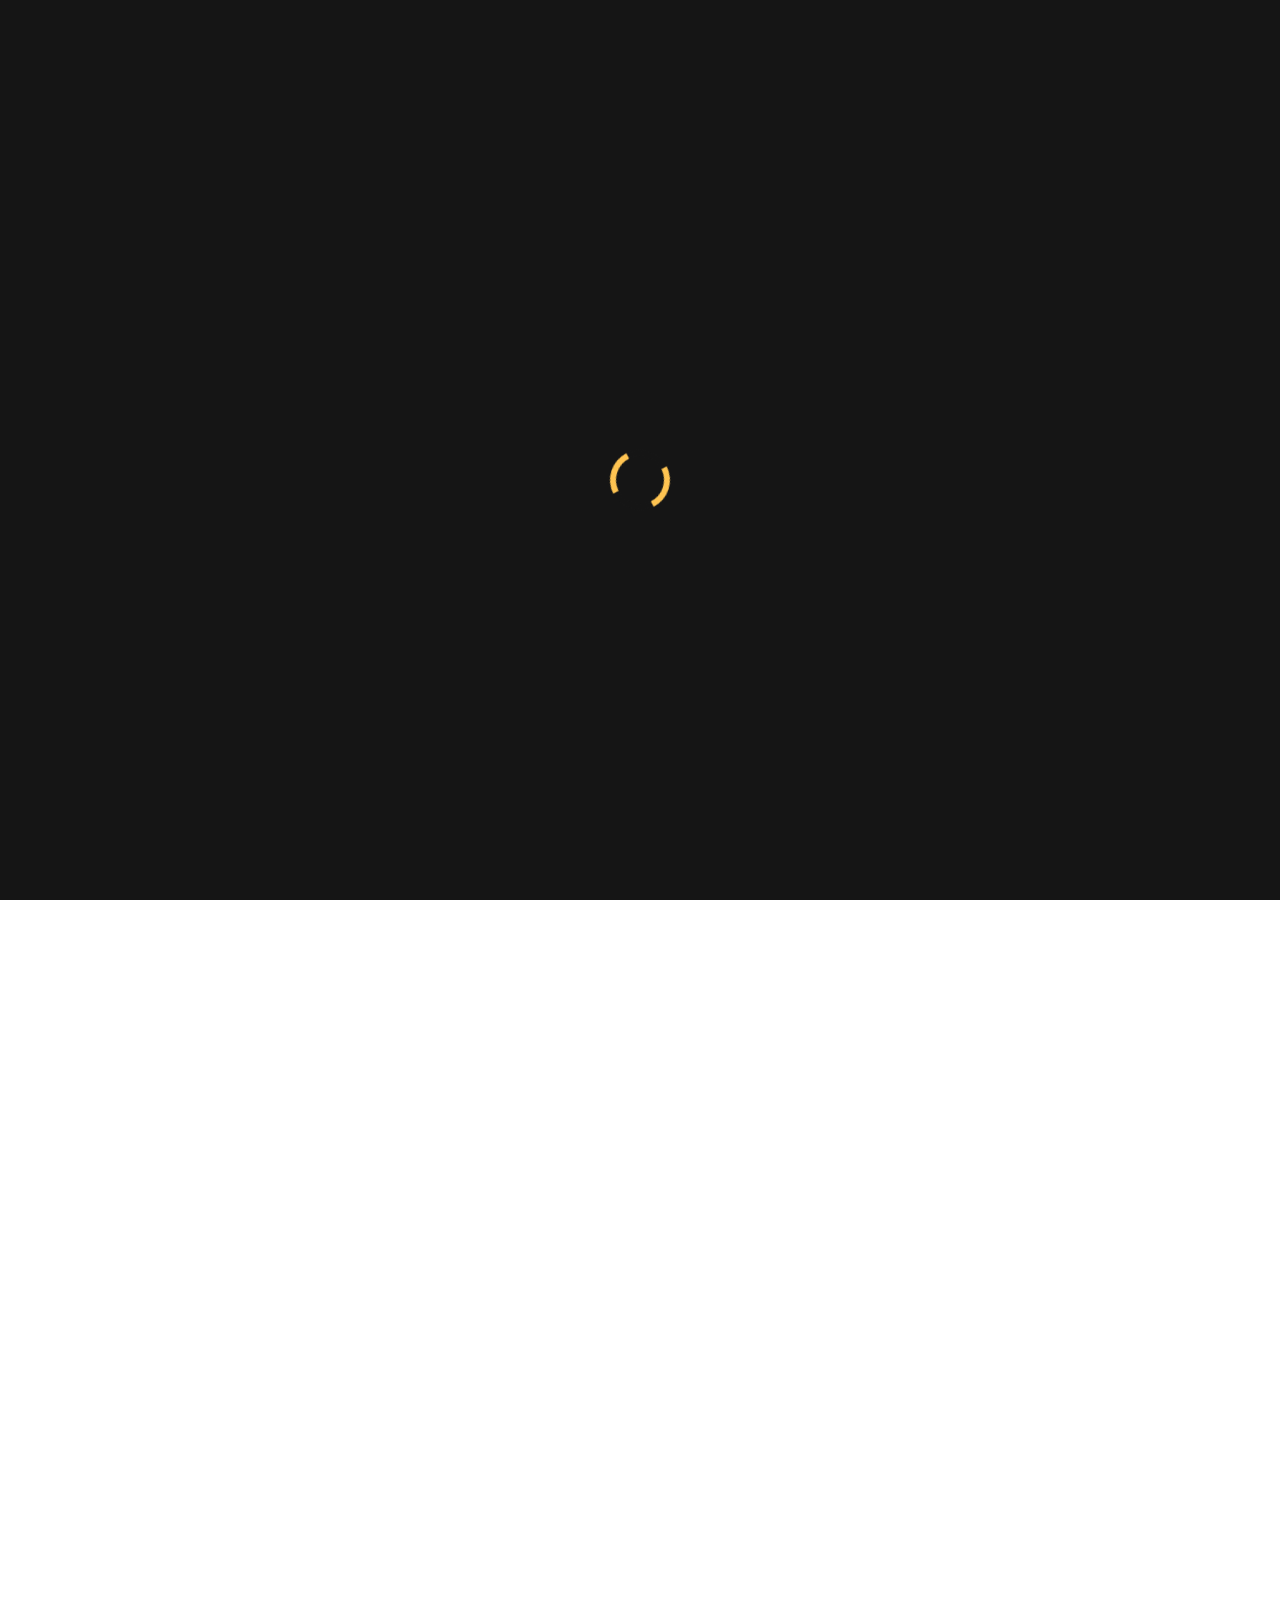
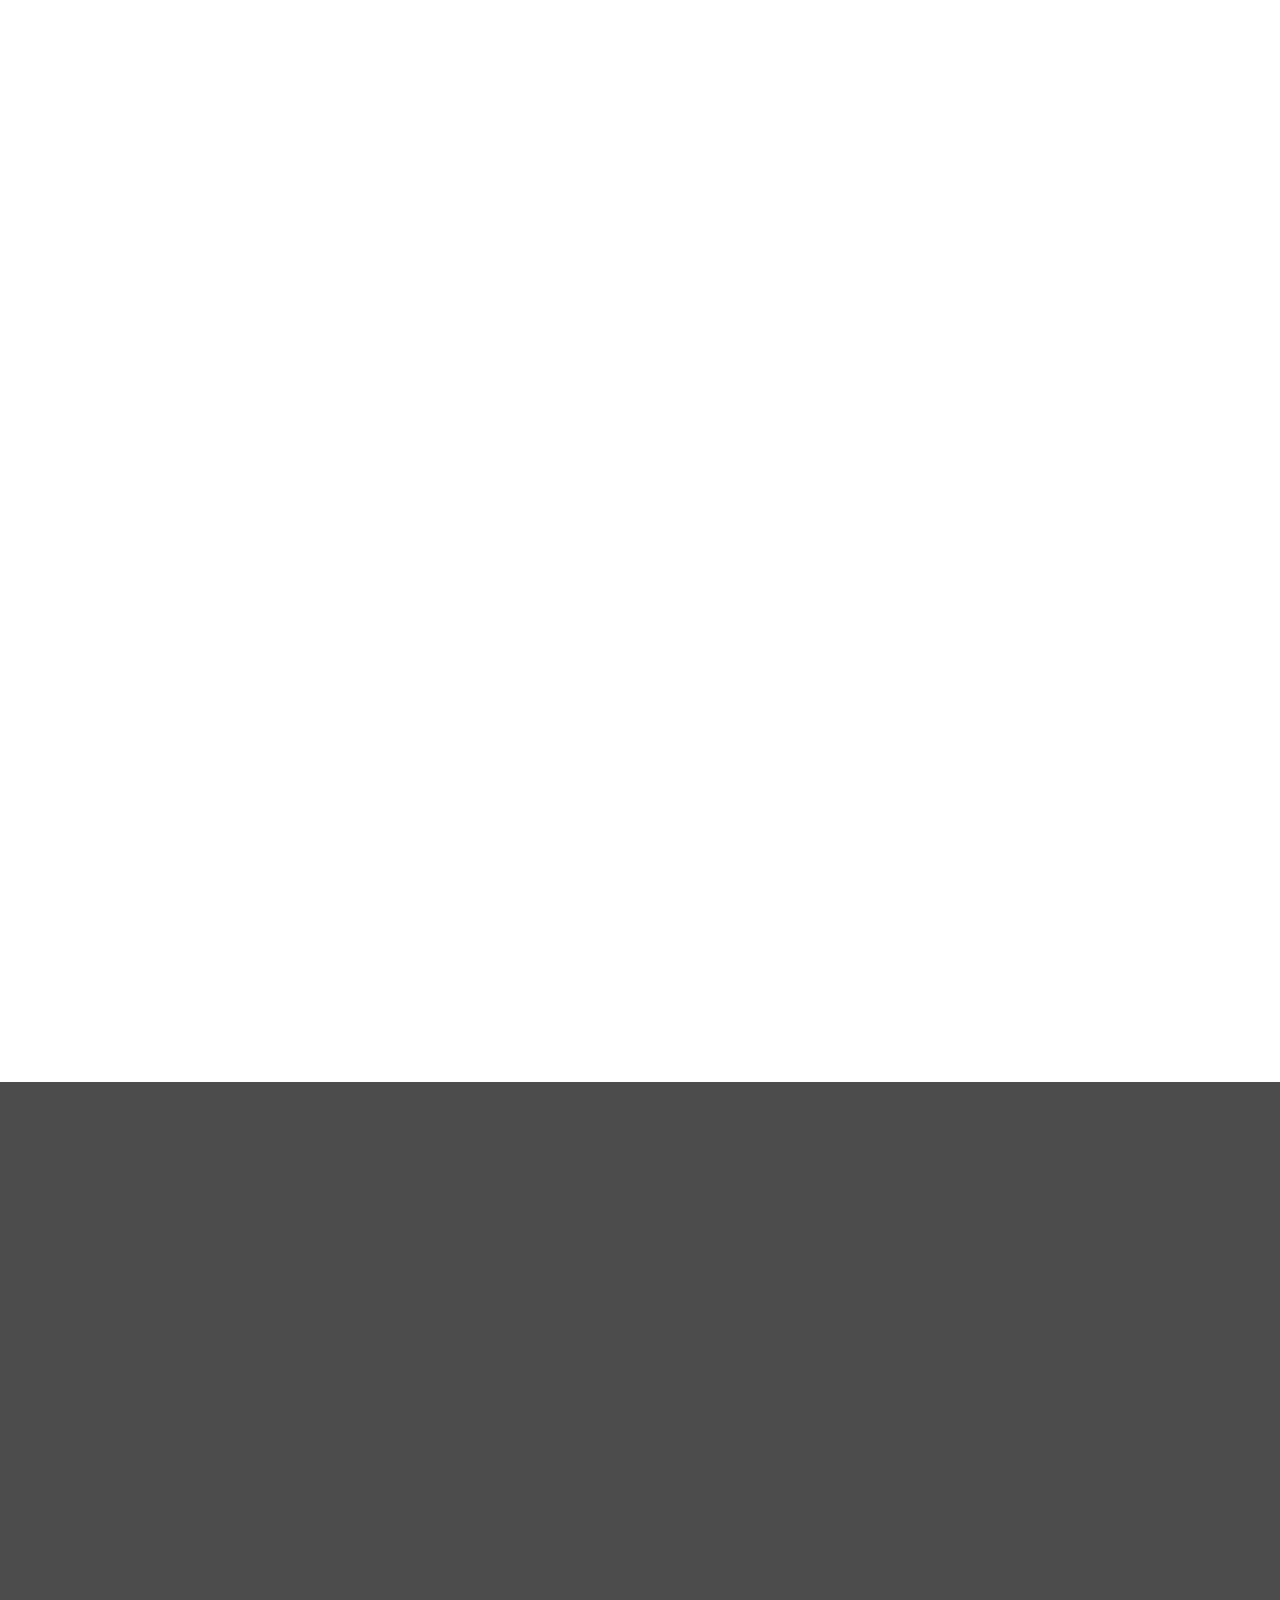
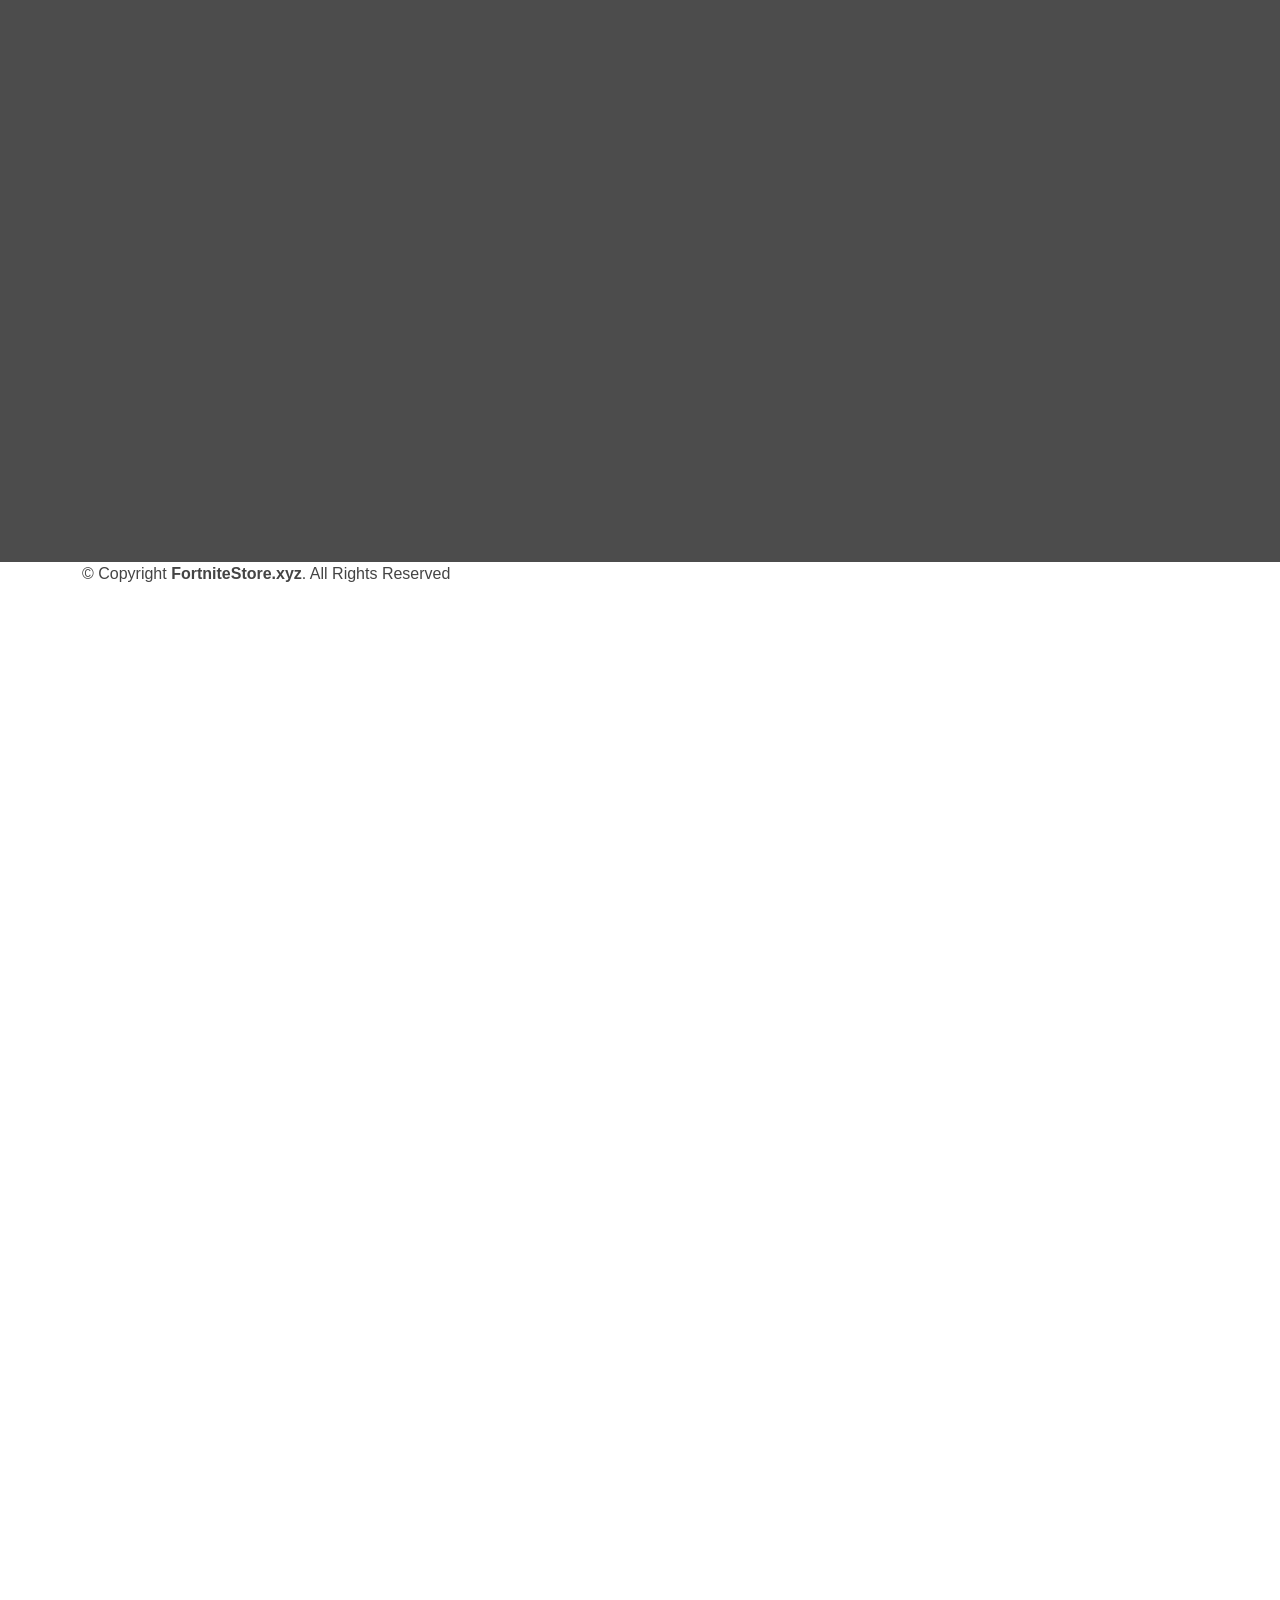
<file: fortnitestore/index.html>
<html xmlns="http://www.w3.org/1999/xhtml" lang="en">

<head>
	<meta http-equiv="Content-Type" content="text/html; charset=utf-8" />
	<meta name="description" content="HTTrack is an easy-to-use website mirror utility. It allows you to download a World Wide website from the Internet to a local directory,building recursively all structures, getting html, images, and other files from the server to your computer. Links are rebuiltrelatively so that you can freely browse to the local site (works with any browser). You can mirror several sites together so that you can jump from one toanother. You can, also, update an existing mirror site, or resume an interrupted download. The robot is fully configurable, with an integrated help" />
	<meta name="keywords" content="httrack, HTTRACK, HTTrack, winhttrack, WINHTTRACK, WinHTTrack, offline browser, web mirror utility, aspirateur web, surf offline, web capture, www mirror utility, browse offline, local  site builder, website mirroring, aspirateur www, internet grabber, capture de site web, internet tool, hors connexion, unix, dos, windows 95, windows 98, solaris, ibm580, AIX 4.0, HTS, HTGet, web aspirator, web aspirateur, libre, GPL, GNU, free software" />
	<title>Local index - HTTrack Website Copier</title>
  <!-- Mirror and index made by HTTrack Website Copier/3.49-2 [XR&CO'2014] -->
	<style type="text/css">
	<!--

body {
	margin: 0;  padding: 0;  margin-bottom: 15px;  margin-top: 8px;
	background: #77b;
}
body, td {
	font: 14px "Trebuchet MS", Verdana, Arial, Helvetica, sans-serif;
	}

#subTitle {
	background: #000;  color: #fff;  padding: 4px;  font-weight: bold; 
	}

#siteNavigation a, #siteNavigation .current {
	font-weight: bold;  color: #448;
	}
#siteNavigation a:link    { text-decoration: none; }
#siteNavigation a:visited { text-decoration: none; }

#siteNavigation .current { background-color: #ccd; }

#siteNavigation a:hover   { text-decoration: none;  background-color: #fff;  color: #000; }
#siteNavigation a:active  { text-decoration: none;  background-color: #ccc; }


a:link    { text-decoration: underline;  color: #00f; }
a:visited { text-decoration: underline;  color: #000; }
a:hover   { text-decoration: underline;  color: #c00; }
a:active  { text-decoration: underline; }

#pageContent {
	clear: both;
	border-bottom: 6px solid #000;
	padding: 10px;  padding-top: 20px;
	line-height: 1.65em;
	background-image: url(backblue.gif);
	background-repeat: no-repeat;
	background-position: top right;
	}

#pageContent, #siteNavigation {
	background-color: #ccd;
	}


.imgLeft  { float: left;   margin-right: 10px;  margin-bottom: 10px; }
.imgRight { float: right;  margin-left: 10px;   margin-bottom: 10px; }

hr { height: 1px;  color: #000;  background-color: #000;  margin-bottom: 15px; }

h1 { margin: 0;  font-weight: bold;  font-size: 2em; }
h2 { margin: 0;  font-weight: bold;  font-size: 1.6em; }
h3 { margin: 0;  font-weight: bold;  font-size: 1.3em; }
h4 { margin: 0;  font-weight: bold;  font-size: 1.18em; }

.blak { background-color: #000; }
.hide { display: none; }
.tableWidth { min-width: 400px; }

.tblRegular       { border-collapse: collapse; }
.tblRegular td    { padding: 6px;  background-image: url(fade.gif);  border: 2px solid #99c; }
.tblHeaderColor, .tblHeaderColor td { background: #99c; }
.tblNoBorder td   { border: 0; }


// -->
</style>

</head>

<table width="76%" border="0" align="center" cellspacing="0" cellpadding="3" class="tableWidth">
	<tr>
	<td id="subTitle">HTTrack Website Copier - Open Source offline browser</td>
	</tr>
</table>
<table width="76%" border="0" align="center" cellspacing="0" cellpadding="0" class="tableWidth">
<tr class="blak">
<td>
	<table width="100%" border="0" align="center" cellspacing="1" cellpadding="0">
	<tr>
	<td colspan="6"> 
		<table width="100%" border="0" align="center" cellspacing="0" cellpadding="10">
		<tr> 
		<td id="pageContent"> 
<!-- ==================== End prologue ==================== -->

	<meta name="generator" content="HTTrack Website Copier/3.x">
	<TITLE>Local index - HTTrack</TITLE>
</HEAD>
<BODY>
<H1 ALIGN=Center>Index of locally available sites:</H1>
	<TABLE BORDER="0" WIDTH="100%" CELLSPACING="1" CELLPADDING="0">
		<TR>
			<TD BACKGROUND="fade.gif">
				&middot;
					<A HREF="fortnitestore.xyz/index.html">
						fortnitestore.xyz/index.html
					</A>		
			</TD>
		</TR>
	</TABLE>
	<BR>
	<BR>
	<BR>
  	<H6 ALIGN="RIGHT">
	<I>Mirror and index made by HTTrack Website Copier [XR&amp;CO'2008]</I>
	</H6>
	<!-- Mirror and index made by HTTrack Website Copier/3.49-2 [XR&CO'2014] -->
	<!-- Thanks for using HTTrack Website Copier! -->
	<meta HTTP-EQUIV="Refresh" CONTENT="0; URL=fortnitestore.xyz/index.html">


<!-- ==================== Start epilogue ==================== -->
		</td>
		</tr>
		</table>
	</td>
	</tr>
	</table>
</td>
</tr>
</table>

<table width="76%" border="0" align="center" valign="bottom" cellspacing="0" cellpadding="0">
	<tr>
	<td id="footer"><small>&copy; 2008 Xavier Roche & other contributors - Web Design: Leto Kauler.</small></td>
	</tr>
</table>

</body>

</html>
</file>
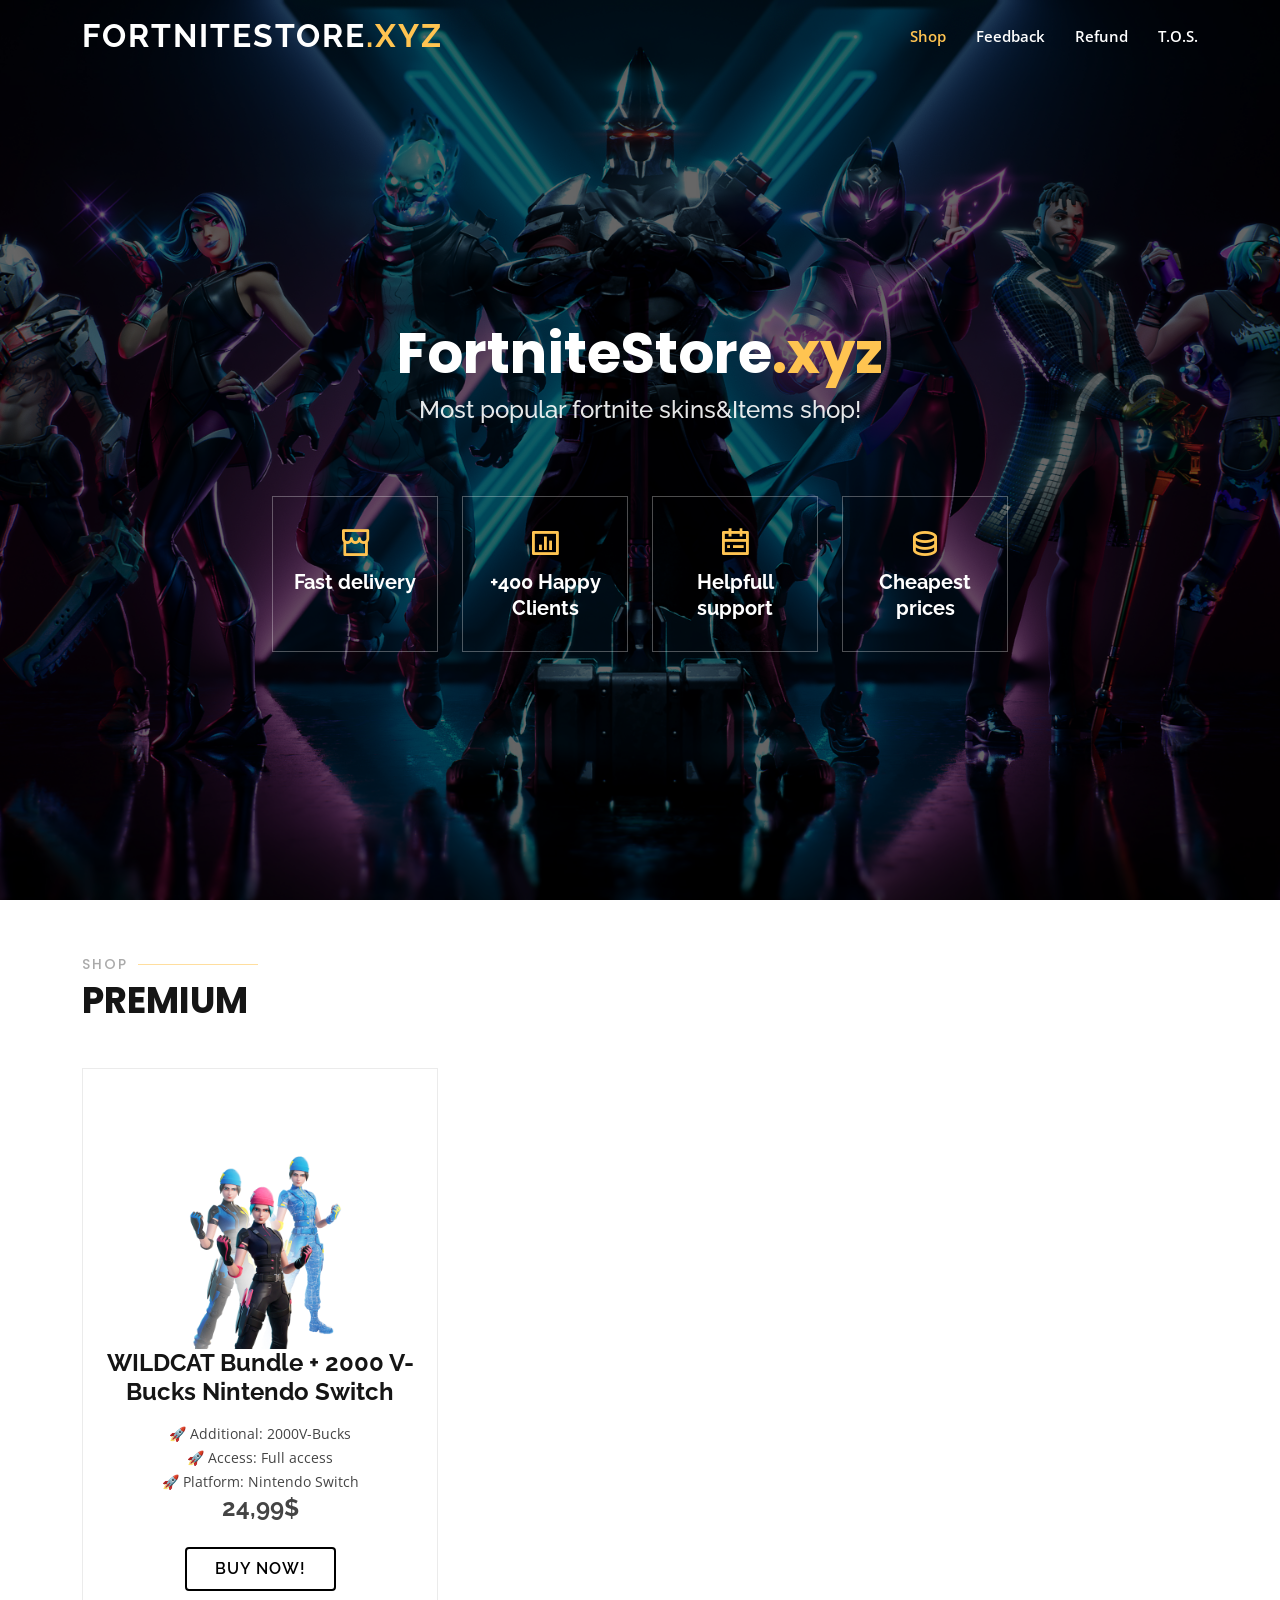
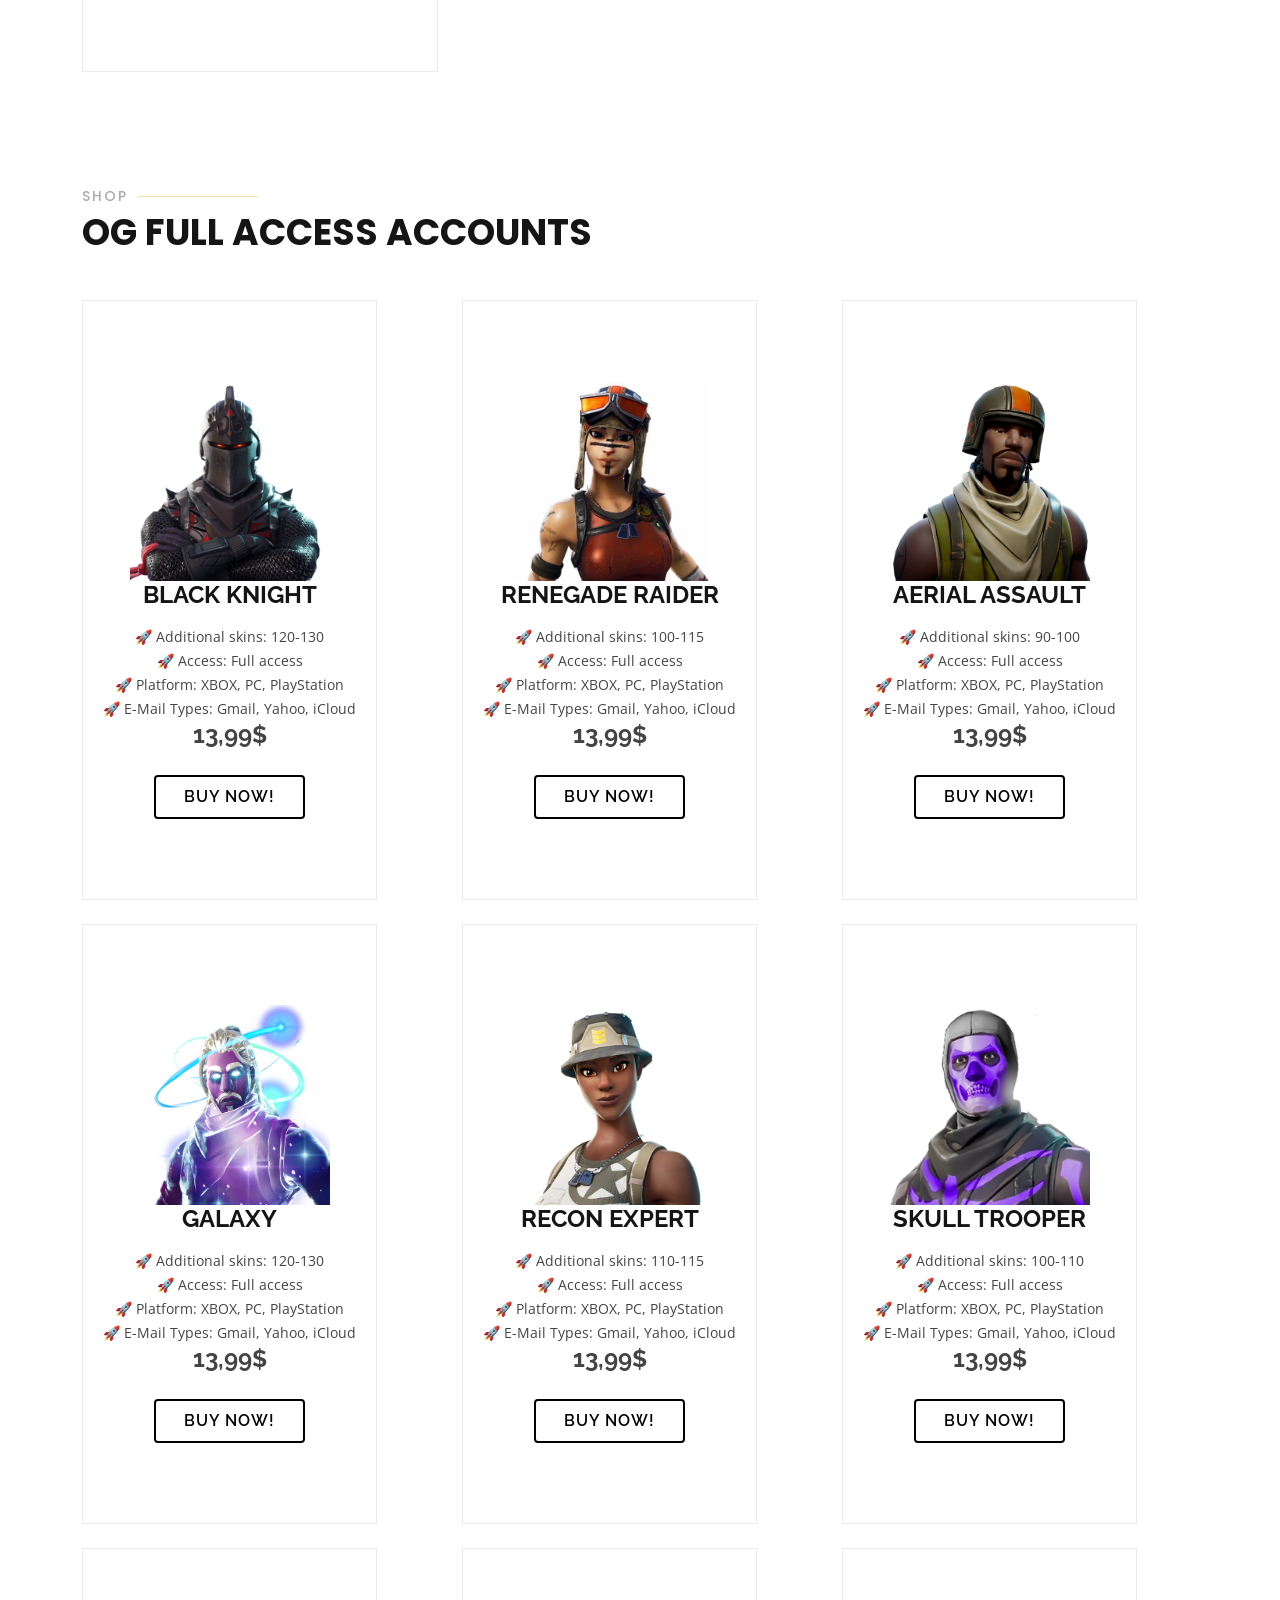
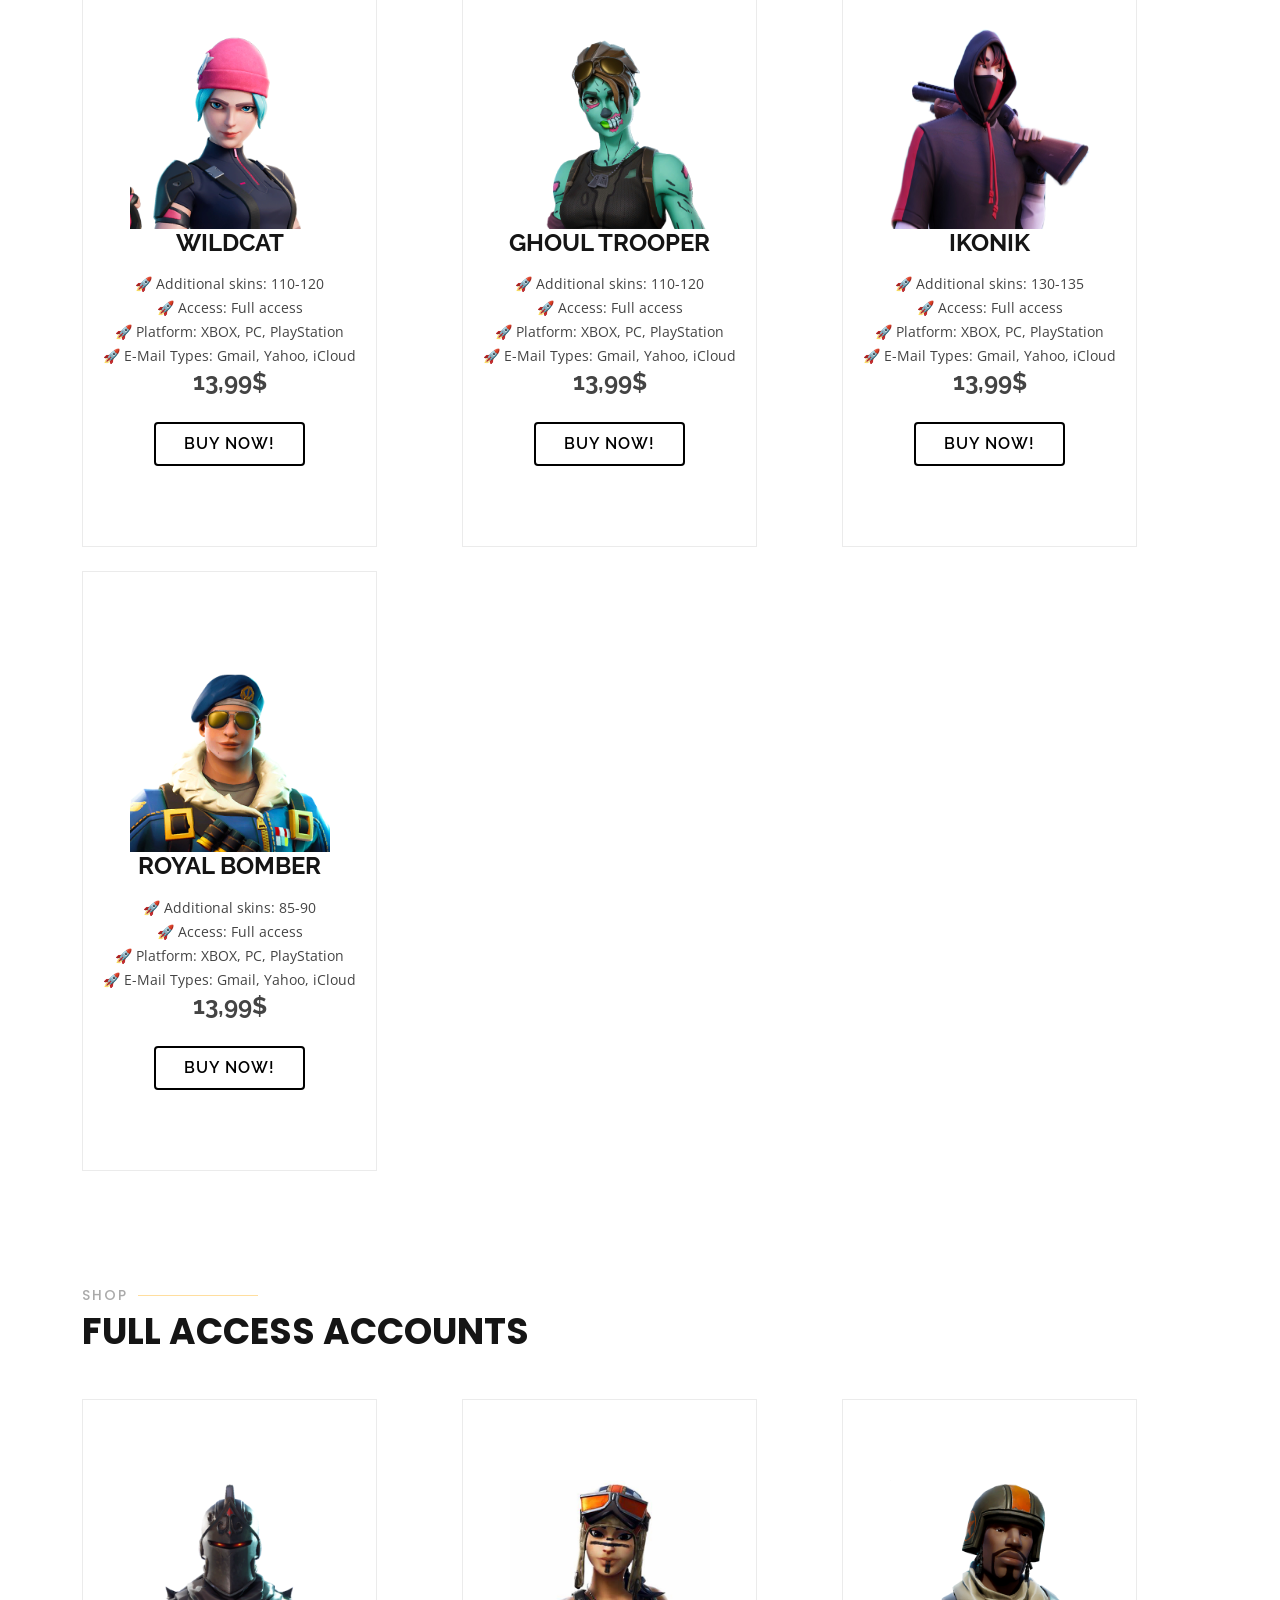
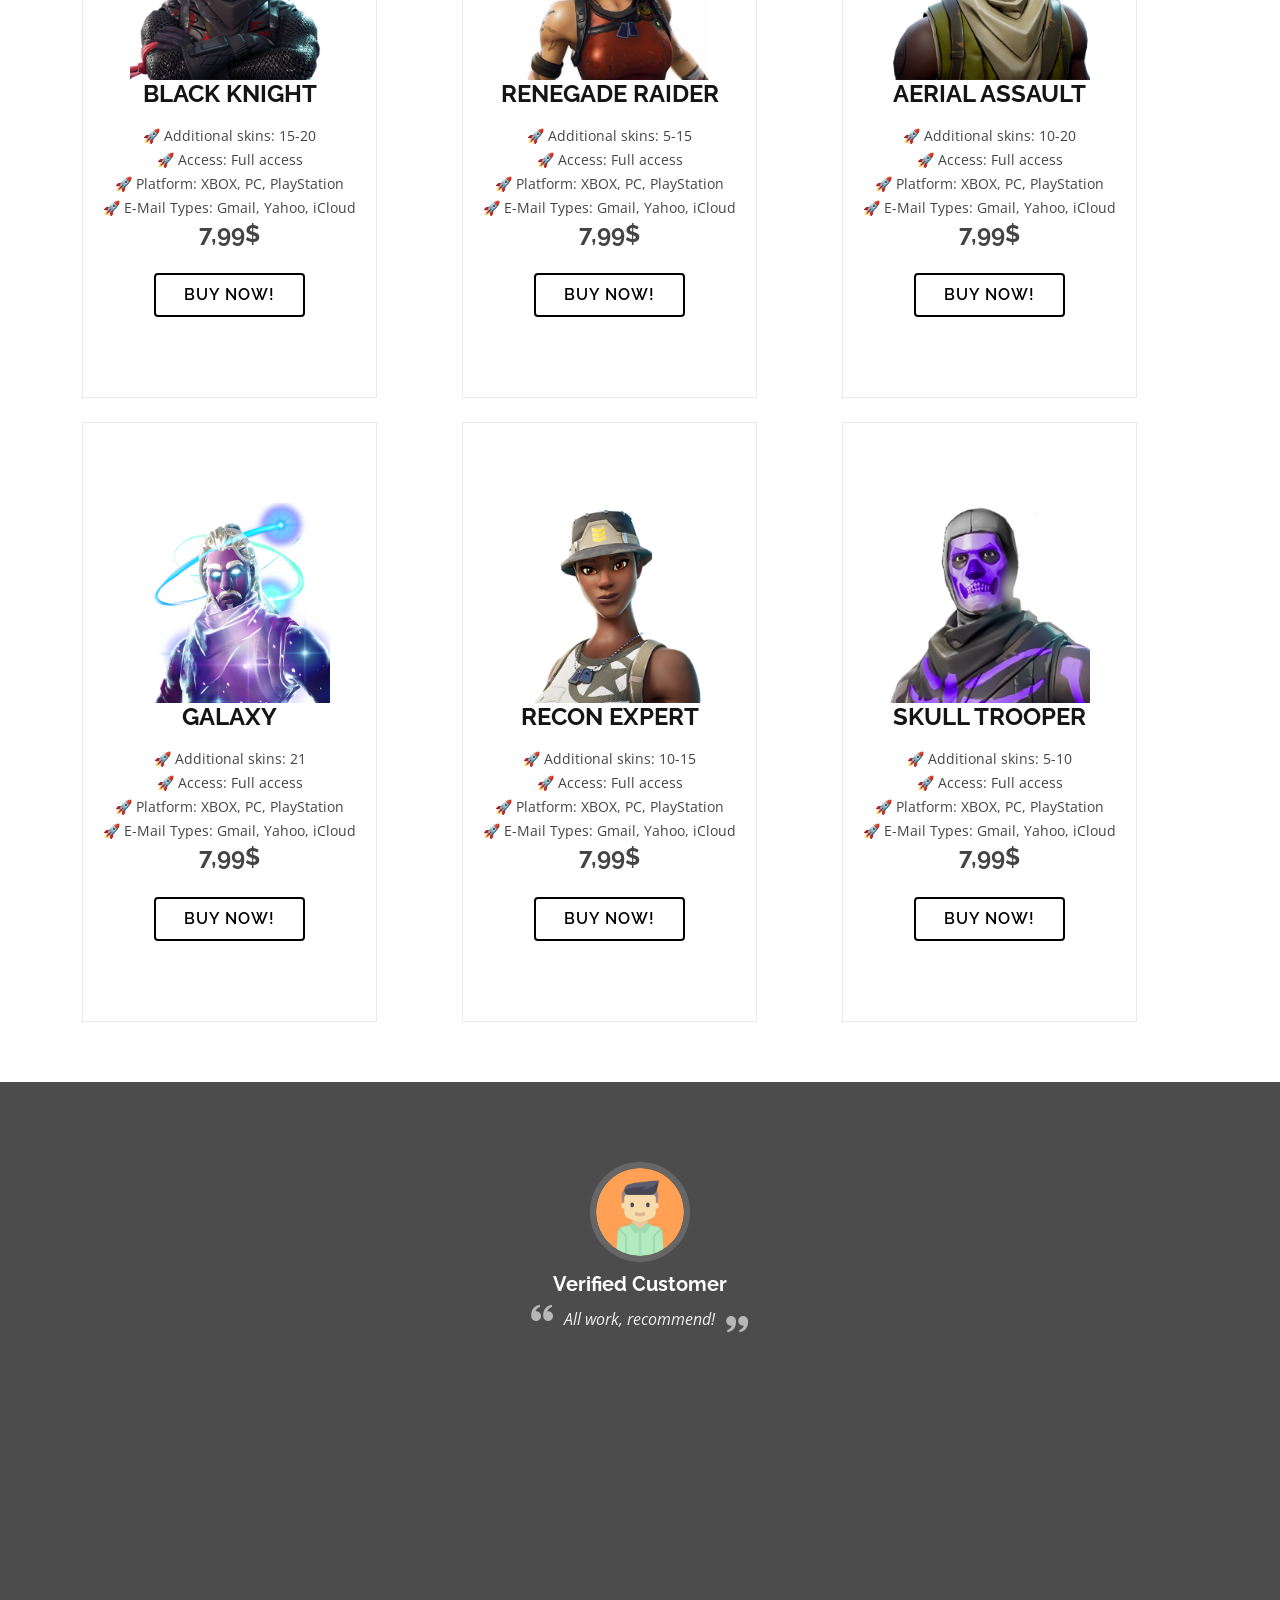
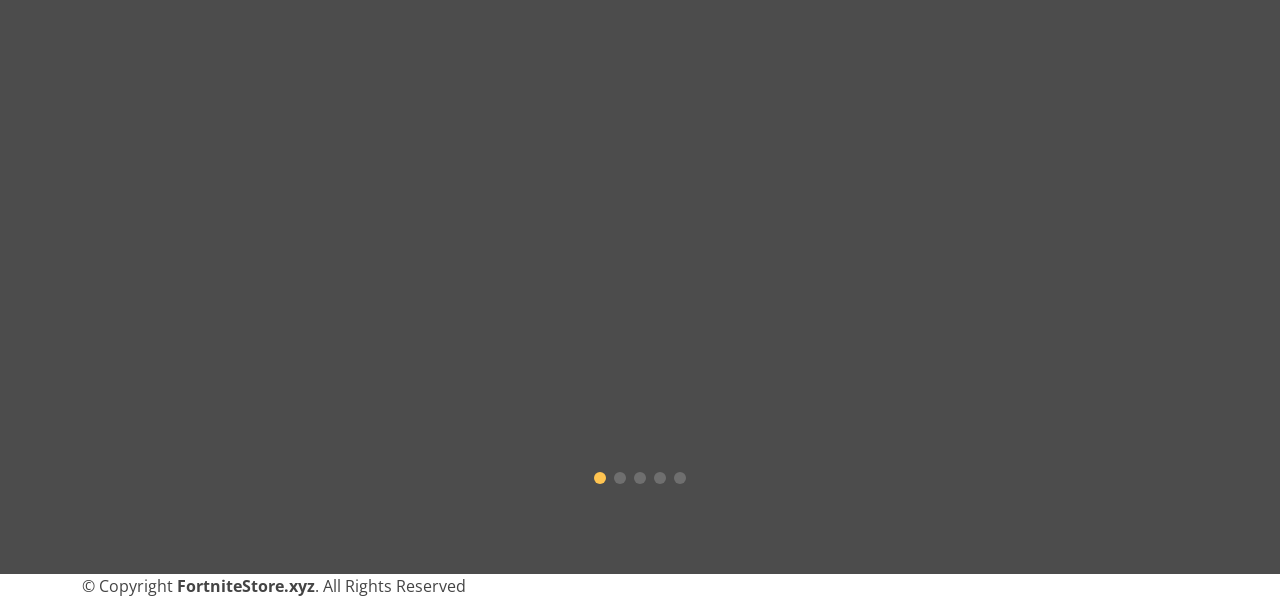
<file: fortnitestore/fortnitestore.xyz/index.html>
<script type="text/javascript">window.$crisp=[];window.CRISP_WEBSITE_ID="d24af995-2d88-4e7a-ba81-c1ad586d5fb0";(function(){d=document;s=d.createElement("script");s.src="client.crisp.chat/l.html";s.async=1;d.getElementsByTagName("head")[0].appendChild(s);})();</script>





<!DOCTYPE html>

<html lang="en">





<!-- Mirrored from fortnitestore.xyz/index.html by HTTrack Website Copier/3.x [XR&CO'2014], Tue, 23 Nov 2021 15:38:23 GMT -->

<!-- Added by HTTrack -->
<!-- Mirrored from fortnitestore.xyz/ by HTTrack Website Copier/3.x [XR&CO'2014], Wed, 29 Dec 2021 22:22:19 GMT -->
<meta http-equiv="content-type" content="text/html;charset=utf-8" /><!-- /Added by HTTrack -->

<head>

  <meta charset="utf-8">

  <meta content="width=device-width, initial-scale=1.0" name="viewport">



  <title>FortniteStore.xyz</title>

  <meta content="" name="description">

  <meta content="" name="keywords">





  <link href="assets/img/favicon.png" rel="icon">

  <link href="assets/img/apple-touch-icon.html" rel="apple-touch-icon">





  <link href="https://fonts.googleapis.com/css?family=Open+Sans:300,300i,400,400i,600,600i,700,700i|Raleway:300,300i,400,400i,500,500i,600,600i,700,700i|Poppins:300,300i,400,400i,500,500i,600,600i,700,700i" rel="stylesheet">





  <link href="assets/vendor/aos/aos.css" rel="stylesheet">

  <link href="assets/vendor/bootstrap/css/bootstrap.min.css" rel="stylesheet">

  <link href="assets/vendor/bootstrap-icons/bootstrap-icons.css" rel="stylesheet">

  <link href="assets/vendor/boxicons/css/boxicons.min.css" rel="stylesheet">

  <link href="assets/vendor/glightbox/css/glightbox.min.css" rel="stylesheet">

  <link href="assets/vendor/remixicon/remixicon.css" rel="stylesheet">

  <link href="assets/vendor/swiper/swiper-bundle.min.css" rel="stylesheet">





  <link href="assets/css/style.css" rel="stylesheet">





</head>

<style>



/* width */

::-webkit-scrollbar {

  width: 9px;

}



/* Track */

::-webkit-scrollbar-track {

  box-shadow: inset 0 0 0px grey; 

  border-radius: 10px;

}

 

/* Handle */

::-webkit-scrollbar-thumb {

  background: #ffc451; 

  border-radius: 0px;

}



/* Handle on hover */

::-webkit-scrollbar-thumb:hover {

  background: #ffbb33; 

}



</style>

<body>



  <!-- ======= Header ======= -->

  <header id="header" class="fixed-top ">

    <div class="container d-flex align-items-center justify-content-lg-between">



      <h1 class="logo me-auto me-lg-0"><a href="index-2.html">FortniteStore<span>.xyz</span></a></h1>

      <!-- Uncomment below if you prefer to use an image logo -->

      <!-- <a href="index.html" class="logo me-auto me-lg-0"><img src="assets/img/logo.png" alt="" class="img-fluid"></a>-->



      <nav id="navbar" class="navbar order-last order-lg-0">

        <ul>

          <li><a class="nav-link scrollto active" href="index-2.html">Shop</a></li>

          <li><a class="nav-link scrollto" href="feedback.html">Feedback</a></li>

          <li><a class="nav-link scrollto" href="refund.html">Refund</a></li>

          <li><a class="nav-link scrollto " href="tos.html">T.O.S.</a></li>

     



 

        </ul>

        <i class="bi bi-list mobile-nav-toggle"></i>

      </nav><!-- .navbar -->



   



    </div>

  </header><!-- End Header -->



  <!-- ======= Hero Section ======= -->

  <section id="hero" class="d-flex align-items-center justify-content-center">

    <div class="container" data-aos="fade-up">



      <div class="row justify-content-center" data-aos="fade-up" data-aos-delay="150">

        <div class="col-xl-6 col-lg-8">

          <h1>FortniteStore<span>.xyz</span></h1>

          <h2>Most popular fortnite skins&Items shop!</h2>

        </div>

      </div>



      <div class="row gy-4 mt-5 justify-content-center" data-aos="zoom-in" data-aos-delay="250">

        <div class="col-xl-2 col-md-4">

          <div class="icon-box">

            <i class="ri-store-line"></i>

            <h3><a href="#">Fast delivery</a></h3>

          </div>

        </div>

        <div class="col-xl-2 col-md-4">

          <div class="icon-box">
            <i class="ri-bar-chart-box-line"></i>

            <h3><a href="#">+400 Happy Clients</a></h3>

          </div>

        </div>

        <div class="col-xl-2 col-md-4">

          <div class="icon-box">

            <i class="ri-calendar-todo-line"></i>

            <h3><a href="#">Helpfull support</a></h3>

          </div>

        </div>



        <div class="col-xl-2 col-md-4">

          <div class="icon-box">

            <i class="ri-database-2-line"></i>

            <h3><a href="#">Cheapest prices</a></h3>

          </div>

        </div>

      </div>



    </div>

  </section>



  <main id="main">

			<div class="popup" id="popup-1">

  <div class="overlay"></div>

  <div class="content">

    <div class="close-btn" onclick="togglePopup()">×</div>

    <h1>YOUR ORDER</h1>

	<p></p>

				 <img src="1.png" 

			       width="200" 

				   height="200" />

				   </a>

	  <p>BLACK KNIGHT OG FULL ACCESS ACCOUNT</p>

	  <p>Additional skins: 120-130</p>

	  

	  <h4><sup class="description">$</sup>13,99<span></span></h4>

	<input type="text" placeholder="Delivery E-mail adress"> </>

	                

                <a href="https://www.paypal.com/donate/?hosted_button_id=RFWLZTEYXC4UA" class="cta-btn">Pay With Paypal/Credit Card</a>

           

  </div>

</div>

			<div class="popup" id="popup-2">

  <div class="overlay"></div>

  <div class="content">

    <div class="close-btn" onclick="togglePopup2()">×</div>

    <h1>YOUR ORDER</h1>

	<p></p>

				 <img src="2.png" 

			       width="200" 

				   height="200" />

				   </a>

	  <p>RENEGADE RAIDER OG FULL ACCESS ACCOUNT</p>

	  <p>Additional skins: 100-115</p>

	  

	  <h4><sup class="description">$</sup>13,99<span></span></h4>

	<input type="text" placeholder="Delivery E-mail adress"> </>

	                

    <a href="https://www.paypal.com/donate/?hosted_button_id=EZ2N5HUQEB8GQ" class="cta-btn">Pay With Paypal/Credit Card</a>

           

                

           

  </div>

</div>

			<div class="popup" id="popup-3">

  <div class="overlay"></div>

  <div class="content">

    <div class="close-btn" onclick="togglePopup3()">×</div>

    <h1>YOUR ORDER</h1>

	<p></p>

				 <img src="3.png" 

			       width="200" 

				   height="200" />

				   </a>

	  <p>AERIAL ASSAULT OG FULL ACCESS ACCOUNT</p>

	  <p>Additional skins: 90-100</p>

	  

	  <h4><sup class="description">$</sup>13,99<span></span></h4>

	<input type="text" placeholder="Delivery E-mail adress"> </>

	                

                <a href="https://www.paypal.com/donate/?hosted_button_id=CCAU2XABWNUJY" class="cta-btn">Pay With Paypal/Credit Card</a>

           

  </div>

</div>

			<div class="popup" id="popup-4">

  <div class="overlay"></div>

  <div class="content">

    <div class="close-btn" onclick="togglePopup4()">×</div>

    <h1>YOUR ORDER</h1>

	<p></p>

				 <img src="4.png" 

			       width="200" 

				   height="200" />

				   </a>

	  <p>BLAZE OG FULL ACCESS ACCOUNT</p>

	  <p>Additional skins: 90-100</p>

	  

	  <h4><sup class="description">$</sup>13,99<span></span></h4>

	<input type="text" placeholder="Delivery E-mail adress"> </>

	                

                <a href="https://www.paypal.com/donate/?hosted_button_id=E7XDV83LFV2PC" class="cta-btn">Pay With Paypal/Credit Card</a>

           

  </div>

</div>

			<div class="popup" id="popup-5">

  <div class="overlay"></div>

  <div class="content">

    <div class="close-btn" onclick="togglePopup5()">×</div>

    <h1>YOUR ORDER</h1>

	<p></p>

				 <img src="5.png" 

			       width="200" 

				   height="200" />

				   </a>

	  <p>GALAXY OG FULL ACCESS ACCOUNT</p>

	  <p>Additional skins: 120-130</p>

	  

	  <h4><sup class="description">$</sup>13,99<span></span></h4>

	<input type="text" placeholder="Delivery E-mail adress"> </>

	                

                <a href="https://www.paypal.com/donate/?hosted_button_id=XP646ESKXLW9Y" class="cta-btn">Pay With Paypal/Credit Card</a>

           

  </div>

</div>

			<div class="popup" id="popup-6">

  <div class="overlay"></div>

  <div class="content">

    <div class="close-btn" onclick="togglePopup6()">×</div>

    <h1>YOUR ORDER</h1>

	<p></p>

				 <img src="6.png" 

			       width="200" 

				   height="200" />

				   </a>

	  <p>RECON EXPERT OG FULL ACCESS ACCOUNT</p>

	  <p>Additional skins: 110-115</p>

	  

	  <h4><sup class="description">$</sup>13,99<span></span></h4>

	<input type="text" placeholder="Delivery E-mail adress"> </>

	                

                <a href="https://www.paypal.com/donate/?hosted_button_id=JT4PZ5B8E59YW" class="cta-btn">Pay With Paypal/Credit Card</a>

           

  </div>

</div>

		<div class="popup" id="popup-7">

  <div class="overlay"></div>

  <div class="content">

    <div class="close-btn" onclick="togglePopup7()">×</div>

    <h1>YOUR ORDER</h1>

	<p></p>

				 <img src="7.png" 

			       width="200" 

				   height="200" />

				   </a>

	  <p>SKULL TROOPER OG FULL ACCESS ACCOUNT</p>

	  <p>Additional skins: 100-110</p>

	  

	  <h4><sup class="description">$</sup>13,99<span></span></h4>

	<input type="text" placeholder="Delivery E-mail adress"> </>

	                

                <a href="https://www.paypal.com/donate/?hosted_button_id=KMS22BDBFFA58" class="cta-btn">Pay With Paypal/Credit Card</a>

           

  </div>

</div>

	<div class="popup" id="popup-8">

  <div class="overlay"></div>

  <div class="content">

    <div class="close-btn" onclick="togglePopup8()">×</div>

    <h1>YOUR ORDER</h1>

	<p></p>

				 <img src="8.png" 

			       width="200" 

				   height="200" />

				   </a>

	  <p>WILDCAT OG FULL ACCESS ACCOUNT</p>

	  <p>Additional skins: 110-120</p>

	  

	  <h4><sup class="description">$</sup>13,99<span></span></h4>

	<input type="text" placeholder="Delivery E-mail adress"> </>

	                

                <a href="https://www.paypal.com/donate/?hosted_button_id=U3CVHNLQK9P9Y" class="cta-btn">Pay With Paypal/Credit Card</a>

           

  </div>

</div>

<div class="popup" id="popup-9">

  <div class="overlay"></div>

  <div class="content">

    <div class="close-btn" onclick="togglePopup9()">×</div>

    <h1>YOUR ORDER</h1>

	<p></p>

				 <img src="9.png" 

			       width="200" 

				   height="200" />

				   </a>

	  <p>GHOUL TROOPER OG FULL ACCESS ACCOUNT</p>

	  <p>Additional skins: 110-120</p>

	  

	  <h4><sup class="description">$</sup>13,99<span></span></h4>

	<input type="text" placeholder="Delivery E-mail adress"> </>

	                

                <a href="https://www.paypal.com/donate/?hosted_button_id=GPZ7VXCLSR3ZC" class="cta-btn">Pay With Paypal/Credit Card</a>

           

  </div>

</div>

<div class="popup" id="popup-10">

  <div class="overlay"></div>

  <div class="content">

    <div class="close-btn" onclick="togglePopup10()">×</div>

    <h1>YOUR ORDER</h1>

	<p></p>

				 <img src="10.png" 

			       width="200" 

				   height="200" />

				   </a>

	  <p>IKONIK OG FULL ACCESS ACCOUNT</p>

	  <p>Additional skins: 130-135</p>

	  

	  <h4><sup class="description">$</sup>13,99<span></span></h4>

	<input type="text" placeholder="Delivery E-mail adress"> </>

	                

                <a href="https://www.paypal.com/donate/?hosted_button_id=ZQDWLVRFXVBB8" class="cta-btn">Pay With Paypal/Credit Card</a>

           

  </div>

</div>

<div class="popup" id="popup-11">

  <div class="overlay"></div>

  <div class="content">

    <div class="close-btn" onclick="togglePopup11()">×</div>

    <h1>YOUR ORDER</h1>

	<p></p>

				 <img src="11.png" 

			       width="200" 

				   height="200" />

				   </a>

	  <p>ROYAL BOMBER OG FULL ACCESS ACCOUNT</p>

	  <p>Additional skins: 85-90</p>

	  

	  <h4><sup class="description">$</sup>13,99<span></span></h4>

	<input type="text" placeholder="Delivery E-mail adress"> </>

	                

                <a href="https://www.paypal.com/donate/?hosted_button_id=T2MBKUHTFTVZW" class="cta-btn">Pay With Paypal/Credit Card</a>

           

  </div>

</div>

<div class="popup" id="popup-12">

  <div class="overlay"></div>

  <div class="content">

    <div class="close-btn" onclick="togglePopup12()">×</div>

    <h1>YOUR ORDER</h1>

	<p></p>

				 <img src="12.png" 

			       width="200" 

				   height="200" />

				   </a>

	  <p>RIPPLEY OG FULL ACCESS ACCOUNT</p>

	  <p>Additional skins: 90-95</p>

	  

	  <h4><sup class="description">$</sup>13,99<span></span></h4>

	<input type="text" placeholder="Delivery E-mail adress"> </>

	                

                <a href="https://www.paypal.com/donate/?hosted_button_id=URGTYNHMJS7UJ" class="cta-btn">Pay With Paypal/Credit Card</a>

           

  </div>

</div>

<div class="popup" id="popup-13">

  <div class="overlay"></div>

  <div class="content">

    <div class="close-btn" onclick="togglePopup13()">×</div>

    <h1>YOUR ORDER</h1>

	<p></p>

				 <img src="1.png" 

			       width="200" 

				   height="200" />

				   </a>

	  <p>BLACK KNIGHT FULL ACCESS ACCOUNT</p>

	  <p>Additional skins: 15-20</p>

	  

	  <h4><sup class="description">$</sup>7,99<span></span></h4>

	<input type="text" placeholder="Delivery E-mail adress"> </>

	                

                <a href="https://www.paypal.com/donate/?hosted_button_id=8LK68TNSJBBBC" class="cta-btn">Pay With Paypal/Credit Card</a>

           

  </div>

</div>

<div class="popup" id="popup-14">

  <div class="overlay"></div>

  <div class="content">

    <div class="close-btn" onclick="togglePopup14()">×</div>

    <h1>YOUR ORDER</h1>

	<p></p>

				 <img src="2.png" 

			       width="200" 

				   height="200" />

				   </a>

	  <p>RENEGADE RAIDER FULL ACCESS ACCOUNT</p>

	  <p>Additional skins: 5-15</p>

	  

	  <h4><sup class="description">$</sup>7,99<span></span></h4>

	<input type="text" placeholder="Delivery E-mail adress"> </>

	                

                <a href="https://www.paypal.com/donate/?hosted_button_id=EZ2N5HUQEB8GQ" class="cta-btn">Pay With Paypal/Credit Card</a>

           

  </div>

</div>

<div class="popup" id="popup-15">

  <div class="overlay"></div>

  <div class="content">

    <div class="close-btn" onclick="togglePopup15()">×</div>

    <h1>YOUR ORDER</h1>

	<p></p>

				 <img src="3.png" 

			       width="200" 

				   height="200" />

				   </a>

	  <p>AERIAL ASSAULT FULL ACCESS ACCOUNT</p>

	  <p>Additional skins: 10-20</p>

	  

	  <h4><sup class="description">$</sup>7,99<span></span></h4>

	<input type="text" placeholder="Delivery E-mail adress"> </>

	                

                <a href="https://www.paypal.com/donate/?hosted_button_id=X2V4W5N9GV35L" class="cta-btn">Pay With Paypal/Credit Card</a>

           

  </div>

</div>

<div class="popup" id="popup-16">

  <div class="overlay"></div>

  <div class="content">

    <div class="close-btn" onclick="togglePopup16()">×</div>

    <h1>YOUR ORDER</h1>

	<p></p>

				 <img src="5.png" 

			       width="200" 

				   height="200" />

				   </a>

	  <p>GALAXY FULL ACCESS ACCOUNT</p>

	  <p>Additional skins: 21</p>

	  

	  <h4><sup class="description">$</sup>7,99<span></span></h4>

	<input type="text" placeholder="Delivery E-mail adress"> </>

	                

                <a href="https://www.paypal.com/donate/?hosted_button_id=RET29TH2QSBAU" class="cta-btn">Pay With Paypal/Credit Card</a>

           

  </div>

</div>

<div class="popup" id="popup-17">

  <div class="overlay"></div>

  <div class="content">

    <div class="close-btn" onclick="togglePopup17()">×</div>

    <h1>YOUR ORDER</h1>

	<p></p>

				 <img src="6.png" 

			       width="200" 

				   height="200" />

				   </a>

	  <p>RECON EXPERT FULL ACCESS ACCOUNT</p>

	  <p>Additional skins: 10-15</p>

	  

	  <h4><sup class="description">$</sup>7,99<span></span></h4>

	<input type="text" placeholder="Delivery E-mail adress"> </>

	                

                <a href="https://www.paypal.com/donate/?hosted_button_id=CVEG5K4EQ22Y8" class="cta-btn">Pay With Paypal/Credit Card</a>

           

  </div>

</div>

<div class="popup" id="popup-18">

  <div class="overlay"></div>

  <div class="content">

    <div class="close-btn" onclick="togglePopup18()">×</div>

    <h1>YOUR ORDER</h1>

	<p></p>

				 <img src="7.png" 

			       width="200" 

				   height="200" />

				   </a>

	  <p>SKULL TROOPER FULL ACCESS ACCOUNT</p>

	  <p>Additional skins: 5-10</p>

	  

	  <h4><sup class="description">$</sup>7,99<span></span></h4>

	<input type="text" placeholder="Delivery E-mail adress"> </>

	                

                <a href="https://www.paypal.com/donate/?hosted_button_id=MG5PNLXFG46R6" class="cta-btn">Pay With Paypal/Credit Card</a>

           

  </div>

</div>

<div class="popup" id="popup-19">

  <div class="overlay"></div>

  <div class="content">

    <div class="close-btn" onclick="togglePopup19()">×</div>

    <h1>YOUR ORDER</h1>

	<p></p>

				 <img src="9.png" 

			       width="200" 

				   height="200" />

				   </a>

	  <p>GHOUL TROOPER FULL ACCESS ACCOUNT</p>

	  <p>Additional skins: 5-10</p>

	  

	  <h4><sup class="description">$</sup>7,99<span></span></h4>

	<input type="text" placeholder="Delivery E-mail adress"> </>

	                

                <a href="https://www.paypal.com/donate?hosted_button_id=XQPM8UQW2GAVU" class="cta-btn">Pay With Paypal/Credit Card</a>

           

  </div>

</div>

<div class="popup" id="popup-20">

  <div class="overlay"></div>

  <div class="content">

    <div class="close-btn" onclick="togglePopup20()">×</div>

    <h1>YOUR ORDER</h1>

	<p></p>

				 <img src="12.png" 

			       width="200" 

				   height="200" />

				   </a>

	  <p>RIPPLEY FULL ACCESS ACCOUNT</p>

	  <p>Additional skins: 6</p>

	  

	  <h4><sup class="description">$</sup>7,99<span></span></h4>

	<input type="text" placeholder="Delivery E-mail adress"> </>

	                

                <a href="https://www.paypal.com/donate?hosted_button_id=N68YXWHX4WGVG" class="cta-btn">Pay With Paypal/Credit Card</a>

           

  </div>

</div>

<div class="popup" id="popup-21">

  <div class="overlay"></div>

  <div class="content">

    <div class="close-btn" onclick="togglePopup21()">×</div>

    <h1>YOUR ORDER</h1>

	<p></p>

				 <img src="promo.png" 

			       width="200" 

				   height="200" />

				   </a>

	  <p>WILDCAT Bundle + 2000 V-Bucks Nintendo Switch</p>

	  <p>CODE FORMAT : XXXX-XXXX-XXXX-XXXX</p>

	  

	  <h4><sup class="description">$</sup>24,99<span></span></h4>

	<input type="text" placeholder="Delivery E-mail adress"> </>

	                

                <a href="https://www.paypal.com/donate/?hosted_button_id=6WKASSW6TFUJ6" class="cta-btn">Pay With Paypal/Credit Card</a>

           

  </div>

</div>

 <section id="services3" class="services">

      <div class="container" data-aos="fade-up">



        <div class="section-title">

          <h2>SHOP</h2>

          <p>PREMIUM</p>

        </div>

	      

	       <div class="row">

          <div class="col-lg-4 col-md-6 d-flex align-items-stretch" data-aos="zoom-in" data-aos-delay="100">

            <div class="icon-box">

              	<img src="promo.png" 

			       width="200" 

				   height="200" />

				   <p></p>

              <h4><a href="#">WILDCAT Bundle + 2000 V-Bucks Nintendo Switch</a></h4>

              <p>🚀 Additional: 2000V-Bucks</p>

			  <p></p>

		    <p>🚀 Access: Full access</p>

			  <p></p>

			  

			  <p>🚀 Platform: Nintendo Switch</p>

			  <p></p>

			  

			

			  <h4>24,99$</h4>

			          <div class="text-center">

				<a class="cta-btn" onclick="togglePopup21()" href="#">BUY NOW!</a>

				</div>

            </div>

          </div>

	      

	      </div>   

	      

	 </div>

	      </section>

    <section id="services" class="services">

      <div class="container" data-aos="fade-up">



        <div class="section-title">

          <h2>SHOP</h2>

          <p>OG FULL ACCESS ACCOUNTS</p>

        </div>



        <div class="row">

          <div class="col-lg-4 col-md-6 d-flex align-items-stretch" data-aos="zoom-in" data-aos-delay="100">

            <div class="icon-box">

              	<img src="1.png" 

			       width="200" 

				   height="200" />

				   <p></p>

              <h4><a href="#">BLACK KNIGHT</a></h4>

              <p>🚀 Additional skins: 120-130</p>

			  <p></p>

		

			  <p>🚀 Access: Full access</p>

			  <p></p>

			  

			  <p>🚀 Platform: XBOX, PC, PlayStation</p>

			  <p></p>

			  

			  <p>🚀 E-Mail Types: Gmail, Yahoo, iCloud</p>

			  <p></p>

			

			  <h4>13,99$</h4>

			          <div class="text-center">

				<a class="cta-btn" onclick="togglePopup()" href="#">BUY NOW!</a>

				</div>

            </div>

          </div>



          <div class="col-lg-4 col-md-6 d-flex align-items-stretch mt-4 mt-md-0" data-aos="zoom-in" data-aos-delay="200">

            <div class="icon-box">

                            	<img src="2.png" 

			       width="200" 

				   height="200" />

				   <p></p>

              <h4><a href="#">RENEGADE RAIDER</a></h4>

              <p>🚀 Additional skins: 100-115</p>

			  <p></p>

		

			  <p>🚀 Access: Full access</p>

			  <p></p>

			  

			  <p>🚀 Platform: XBOX, PC, PlayStation</p>

			  <p></p>

			  

			  <p>🚀 E-Mail Types: Gmail, Yahoo, iCloud</p>

			  <p></p>

			

			  <h4>13,99$</h4>

			          <div class="text-center">

				<a class="cta-btn" onclick="togglePopup2()" href="#">BUY NOW!</a>

				</div>

            </div>

          </div>



          <div class="col-lg-4 col-md-6 d-flex align-items-stretch mt-4 mt-lg-0" data-aos="zoom-in" data-aos-delay="300">

            <div class="icon-box">

                                         	<img src="3.png" 

			       width="200" 

				   height="200" />

				   <p></p>

              <h4><a href="#">AERIAL ASSAULT</a></h4>

              <p>🚀 Additional skins: 90-100</p>

			  <p></p>

		

			  <p>🚀 Access: Full access</p>

			  <p></p>

			  

			  <p>🚀 Platform: XBOX, PC, PlayStation</p>

			  <p></p>

			  

			  <p>🚀 E-Mail Types: Gmail, Yahoo, iCloud</p>

			  <p></p>

			

			  <h4>13,99$</h4>

			          <div class="text-center">

				<a class="cta-btn" onclick="togglePopup3()" href="#">BUY NOW!</a>

				</div>

            </div>

          </div>



         



          <div class="col-lg-4 col-md-6 d-flex align-items-stretch mt-4" data-aos="zoom-in" data-aos-delay="200">

            <div class="icon-box">

                               	<img src="5.png" 

			       width="200" 

				   height="200" />

				   <p></p>

              <h4><a href="#">GALAXY</a></h4>

              <p>🚀 Additional skins: 120-130</p>

			  <p></p>

		

			  <p>🚀 Access: Full access</p>

			  <p></p>

			  

			  <p>🚀 Platform: XBOX, PC, PlayStation</p>

			  <p></p>

			  

			  <p>🚀 E-Mail Types: Gmail, Yahoo, iCloud</p>

			  <p></p>

			

			  <h4>13,99$</h4>

			          <div class="text-center">

				<a class="cta-btn" onclick="togglePopup5()" href="#">BUY NOW!</a>

				</div>

            </div>

          </div>



          <div class="col-lg-4 col-md-6 d-flex align-items-stretch mt-4" data-aos="zoom-in" data-aos-delay="300">

            <div class="icon-box">

                           	<img src="6.png" 

			       width="200" 

				   height="200" />

				   <p></p>

              <h4><a href="#">RECON EXPERT</a></h4>

              <p>🚀 Additional skins: 110-115</p>

			  <p></p>

		

			  <p>🚀 Access: Full access</p>

			  <p></p>

			  

			  <p>🚀 Platform: XBOX, PC, PlayStation</p>

			  <p></p>

			  

			  <p>🚀 E-Mail Types: Gmail, Yahoo, iCloud</p>

			  <p></p>

			

			  <h4>13,99$</h4>

			          <div class="text-center">

				<a class="cta-btn" onclick="togglePopup6()" href="#">BUY NOW!</a>

				</div>

            </div>

          </div>

			<div class="col-lg-4 col-md-6 d-flex align-items-stretch mt-4" data-aos="zoom-in" data-aos-delay="300">

            <div class="icon-box">

                           	<img src="7.png" 

			       width="200" 

				   height="200" />

				   <p></p>

              <h4><a href="#">SKULL TROOPER</a></h4>

              <p>🚀 Additional skins: 100-110</p>

			  <p></p>

		

			  <p>🚀 Access: Full access</p>

			  <p></p>

			  

			  <p>🚀 Platform: XBOX, PC, PlayStation</p>

			  <p></p>

			  

			  <p>🚀 E-Mail Types: Gmail, Yahoo, iCloud</p>

			  <p></p>

			

			  <h4>13,99$</h4>

			          <div class="text-center">

				<a class="cta-btn" onclick="togglePopup7()" href="#">BUY NOW!</a>

				</div>

            </div>

          </div>

		  

		  <div class="col-lg-4 col-md-6 d-flex align-items-stretch mt-4" data-aos="zoom-in" data-aos-delay="300">

            <div class="icon-box">

                           	<img src="8.png" 

			       width="200" 

				   height="200" />

				   <p></p>

              <h4><a href="#">WILDCAT</a></h4>

              <p>🚀 Additional skins: 110-120</p>

			  <p></p>

		

			  <p>🚀 Access: Full access</p>

			  <p></p>

			  

			  <p>🚀 Platform: XBOX, PC, PlayStation</p>

			  <p></p>

			  

			  <p>🚀 E-Mail Types: Gmail, Yahoo, iCloud</p>

			  <p></p>

			

			  <h4>13,99$</h4>

			          <div class="text-center">

				<a class="cta-btn" onclick="togglePopup8()" href="#">BUY NOW!</a>

				</div>

            </div>

          </div>

		  <div class="col-lg-4 col-md-6 d-flex align-items-stretch mt-4" data-aos="zoom-in" data-aos-delay="300">

            <div class="icon-box">

                           	<img src="9.png" 

			       width="200" 

				   height="200" />

				   <p></p>

              <h4><a href="#">GHOUL TROOPER</a></h4>

              <p>🚀 Additional skins: 110-120</p>

			  <p></p>

		

			  <p>🚀 Access: Full access</p>

			  <p></p>

			  

			  <p>🚀 Platform: XBOX, PC, PlayStation</p>

			  <p></p>

			  

			  <p>🚀 E-Mail Types: Gmail, Yahoo, iCloud</p>

			  <p></p>

			

			  <h4>13,99$</h4>

			          <div class="text-center">

				<a class="cta-btn" onclick="togglePopup9()" href="#">BUY NOW!</a>

				</div>

            </div>

          </div>

		  		  <div class="col-lg-4 col-md-6 d-flex align-items-stretch mt-4" data-aos="zoom-in" data-aos-delay="300">

            <div class="icon-box">

                           	<img src="10.png" 

			       width="200" 

				   height="200" />

				   <p></p>

              <h4><a href="#">IKONIK</a></h4>

              <p>🚀 Additional skins: 130-135</p>

			  <p></p>

		

			  <p>🚀 Access: Full access</p>

			  <p></p>

			  

			  <p>🚀 Platform: XBOX, PC, PlayStation</p>

			  <p></p>

			  

			  <p>🚀 E-Mail Types: Gmail, Yahoo, iCloud</p>

			  <p></p>

			

			  <h4>13,99$</h4>

			          <div class="text-center">

				<a class="cta-btn" onclick="togglePopup10()" href="#">BUY NOW!</a>

				</div>

            </div>

          </div>

		  	  		  <div class="col-lg-4 col-md-6 d-flex align-items-stretch mt-4" data-aos="zoom-in" data-aos-delay="300">

            <div class="icon-box">

                           	<img src="11.png" 

			       width="200" 

				   height="200" />

				   <p></p>

              <h4><a href="#">ROYAL BOMBER</a></h4>

              <p>🚀 Additional skins: 85-90</p>

			  <p></p>

		

			  <p>🚀 Access: Full access</p>

			  <p></p>

			  

			  <p>🚀 Platform: XBOX, PC, PlayStation</p>

			  <p></p>

			  

			  <p>🚀 E-Mail Types: Gmail, Yahoo, iCloud</p>

			  <p></p>

			

			  <h4>13,99$</h4>

			          <div class="text-center">

				<a class="cta-btn" onclick="togglePopup11()" href="#">BUY NOW!</a>

				</div>

            </div>

          </div>

		  

		  
		  

        </div>



      </div>

    </section>

<section id="services2" class="services">

      <div class="container" data-aos="fade-up">



        <div class="section-title">

          <h2>SHOP</h2>

          <p>FULL ACCESS ACCOUNTS</p>

        </div>



        <div class="row">

          <div class="col-lg-4 col-md-6 d-flex align-items-stretch" data-aos="zoom-in" data-aos-delay="100">

            <div class="icon-box">

              	<img src="1.png" 

			       width="200" 

				   height="200" />

				   <p></p>

              <h4><a href="#">BLACK KNIGHT</a></h4>

              <p>🚀 Additional skins: 15-20</p>

			  <p></p>

		

			  <p>🚀 Access: Full access</p>

			  <p></p>

			  

			  <p>🚀 Platform: XBOX, PC, PlayStation</p>

			  <p></p>

			  

			  <p>🚀 E-Mail Types: Gmail, Yahoo, iCloud</p>

			  <p></p>

			

			  <h4>7,99$</h4>

			          <div class="text-center">

				<a class="cta-btn" onclick="togglePopup13()" href="#">BUY NOW!</a>

				</div>

            </div>

          </div>



          <div class="col-lg-4 col-md-6 d-flex align-items-stretch mt-4 mt-md-0" data-aos="zoom-in" data-aos-delay="200">

            <div class="icon-box">

                            	<img src="2.png" 

			       width="200" 

				   height="200" />

				   <p></p>

              <h4><a href="#">RENEGADE RAIDER</a></h4>

              <p>🚀 Additional skins: 5-15</p>

			  <p></p>

		

			  <p>🚀 Access: Full access</p>

			  <p></p>

			  

			  <p>🚀 Platform: XBOX, PC, PlayStation</p>

			  <p></p>

			  

			  <p>🚀 E-Mail Types: Gmail, Yahoo, iCloud</p>

			  <p></p>

			

			  <h4>7,99$</h4>

			          <div class="text-center">

				<a class="cta-btn" onclick="togglePopup14()" href="#">BUY NOW!</a>

				</div>

            </div>

          </div>



          <div class="col-lg-4 col-md-6 d-flex align-items-stretch mt-4 mt-lg-0" data-aos="zoom-in" data-aos-delay="300">

            <div class="icon-box">

                                         	<img src="3.png" 

			       width="200" 

				   height="200" />

				   <p></p>

              <h4><a href="#">AERIAL ASSAULT</a></h4>

              <p>🚀 Additional skins: 10-20</p>

			  <p></p>

		

			  <p>🚀 Access: Full access</p>

			  <p></p>

			  

			  <p>🚀 Platform: XBOX, PC, PlayStation</p>

			  <p></p>

			  

			  <p>🚀 E-Mail Types: Gmail, Yahoo, iCloud</p>

			  <p></p>

			

			  <h4>7,99$</h4>

			          <div class="text-center">

				<a class="cta-btn" onclick="togglePopup15()" href="#">BUY NOW!</a>

				</div>

            </div>

          </div>



     

          <div class="col-lg-4 col-md-6 d-flex align-items-stretch mt-4" data-aos="zoom-in" data-aos-delay="200">

            <div class="icon-box">

                               	<img src="5.png" 

			       width="200" 

				   height="200" />

				   <p></p>

              <h4><a href="#">GALAXY</a></h4>

              <p>🚀 Additional skins: 21</p>

			  <p></p>

		

			  <p>🚀 Access: Full access</p>

			  <p></p>

			  

			  <p>🚀 Platform: XBOX, PC, PlayStation</p>

			  <p></p>

			  

			  <p>🚀 E-Mail Types: Gmail, Yahoo, iCloud</p>

			  <p></p>

			

			  <h4>7,99$</h4>

			          <div class="text-center">

				<a class="cta-btn" onclick="togglePopup16()" href="#">BUY NOW!</a>

				</div>

            </div>

          </div>



          <div class="col-lg-4 col-md-6 d-flex align-items-stretch mt-4" data-aos="zoom-in" data-aos-delay="300">

            <div class="icon-box">

                           	<img src="6.png" 

			       width="200" 

				   height="200" />

				   <p></p>

              <h4><a href="#">RECON EXPERT</a></h4>

              <p>🚀 Additional skins: 10-15</p>

			  <p></p>

		

			  <p>🚀 Access: Full access</p>

			  <p></p>

			  

			  <p>🚀 Platform: XBOX, PC, PlayStation</p>

			  <p></p>

			  

			  <p>🚀 E-Mail Types: Gmail, Yahoo, iCloud</p>

			  <p></p>

			

			  <h4>7,99$</h4>

			          <div class="text-center">

				<a class="cta-btn" onclick="togglePopup17()" href="#">BUY NOW!</a>

				</div>

            </div>

          </div>

			<div class="col-lg-4 col-md-6 d-flex align-items-stretch mt-4" data-aos="zoom-in" data-aos-delay="300">

            <div class="icon-box">

                           	<img src="7.png" 

			       width="200" 

				   height="200" />

				   <p></p>

              <h4><a href="#">SKULL TROOPER</a></h4>

              <p>🚀 Additional skins: 5-10</p>

			  <p></p>

		

			  <p>🚀 Access: Full access</p>

			  <p></p>

			  

			  <p>🚀 Platform: XBOX, PC, PlayStation</p>

			  <p></p>

			  

			  <p>🚀 E-Mail Types: Gmail, Yahoo, iCloud</p>

			  <p></p>

			

			  <h4>7,99$</h4>

			          <div class="text-center">

				<a class="cta-btn" onclick="togglePopup18()" href="#">BUY NOW!</a>

				</div>

            </div>

          </div>

		  





		  

	

		  

		  

        </div>



      </div>

    </section>



   

    <section id="testimonials" class="testimonials">

      <div class="container" data-aos="zoom-in">



        <div class="testimonials-slider swiper" data-aos="fade-up" data-aos-delay="100">

          <div class="swiper-wrapper">



            <div class="swiper-slide">

              <div class="testimonial-item">

                <img src="assets/img/testimonials/profile.png" class="testimonial-img" alt="">

                <h3>Verified Customer</h3>

              

                <p>

                  <i class="bx bxs-quote-alt-left quote-icon-left"></i>

                 All work, recommend!

                  <i class="bx bxs-quote-alt-right quote-icon-right"></i>

                </p>

              </div>

            </div>



            <div class="swiper-slide">

              <div class="testimonial-item">

                <img src="assets/img/testimonials/profile.png" class="testimonial-img" alt="">

                <h3>Verified Customer</h3>

                

                <p>

                  <i class="bx bxs-quote-alt-left quote-icon-left"></i>

              account working

			  <i class="bx bxs-quote-alt-right quote-icon-right"></i>

                </p>

              </div>

            </div>



            <div class="swiper-slide">

              <div class="testimonial-item">

                <img src="assets/img/testimonials/profile.png" class="testimonial-img" alt="">

                <h3>Verified Customer</h3>

             

                <p>

                  <i class="bx bxs-quote-alt-left quote-icon-left"></i>

                I was scared because the prices are suspicious, but the account arrived so its legit!

				<i class="bx bxs-quote-alt-right quote-icon-right"></i>

                </p>

              </div>

            </div>



            <div class="swiper-slide">

              <div class="testimonial-item">

                <img src="assets/img/testimonials/profile.png" class="testimonial-img" alt="">

                <h3>Verified Customer</h3>

               

                <p>

                  <i class="bx bxs-quote-alt-left quote-icon-left"></i>

               Legit Shop

			   <i class="bx bxs-quote-alt-right quote-icon-right"></i>

                </p>

              </div>

            </div>



            <div class="swiper-slide">

              <div class="testimonial-item">

                <img src="assets/img/testimonials/profile.png" class="testimonial-img" alt="">

                <h3>Verified Customer</h3>

               

                <p>

                  <i class="bx bxs-quote-alt-left quote-icon-left"></i>

                 I received my account 6 minutes after the purchase, I'm satisfied

				 <i class="bx bxs-quote-alt-right quote-icon-right"></i>

                </p>

              </div>

            </div>

          </div>

          <div class="swiper-pagination"></div>

        </div>



      </div>

    </section>





   



   



    <div class="container">

      <div class="copyright">

        &copy; Copyright <strong><span>FortniteStore.xyz</span></strong>. All Rights Reserved

      </div>

      <div class="credits">



      </div>

    </div>

  </footer>



  <div id="preloader"></div>

  <a href="#" class="back-to-top d-flex align-items-center justify-content-center"><i class="bi bi-arrow-up-short"></i></a>



<script>

	function togglePopup(){

  document.getElementById("popup-1").classList.toggle("active");

}

</script>

<script>

	function togglePopup2(){

  document.getElementById("popup-2").classList.toggle("active");

}

</script>

<script>

	function togglePopup3(){

  document.getElementById("popup-3").classList.toggle("active");

}

</script>

<script>

	function togglePopup4(){

  document.getElementById("popup-4").classList.toggle("active");

}

</script>

<script>

	function togglePopup5(){

  document.getElementById("popup-5").classList.toggle("active");

}

</script>

<script>

	function togglePopup6(){

  document.getElementById("popup-6").classList.toggle("active");

}

</script>

<script>

	function togglePopup7(){

  document.getElementById("popup-7").classList.toggle("active");

}

</script>

<script>

	function togglePopup8(){

  document.getElementById("popup-8").classList.toggle("active");

}

</script>

<script>

	function togglePopup9(){

  document.getElementById("popup-9").classList.toggle("active");

}

</script>

<script>

	function togglePopup10(){

  document.getElementById("popup-10").classList.toggle("active");

}

</script>

<script>

	function togglePopup11(){

  document.getElementById("popup-11").classList.toggle("active");

}

</script>

<script>

	function togglePopup12(){

  document.getElementById("popup-12").classList.toggle("active");

}

</script>

<script>

	function togglePopup13(){

  document.getElementById("popup-13").classList.toggle("active");

}

</script>

<script>

	function togglePopup14(){

  document.getElementById("popup-14").classList.toggle("active");

}

</script>

<script>

	function togglePopup15(){

  document.getElementById("popup-15").classList.toggle("active");

}

</script>

<script>

	function togglePopup16(){

  document.getElementById("popup-16").classList.toggle("active");

}

</script>

<script>

	function togglePopup17(){

  document.getElementById("popup-17").classList.toggle("active");

}

</script>

<script>

	function togglePopup18(){

  document.getElementById("popup-18").classList.toggle("active");

}

</script>

<script>

	function togglePopup19(){

  document.getElementById("popup-19").classList.toggle("active");

}

</script>

<script>

	function togglePopup20(){

  document.getElementById("popup-20").classList.toggle("active");

}

</script>

<script>

	function togglePopup21(){

  document.getElementById("popup-21").classList.toggle("active");

}

</script>

  <script src="assets/vendor/aos/aos.js"></script>

  <script src="assets/vendor/bootstrap/js/bootstrap.bundle.min.js"></script>

  <script src="assets/vendor/glightbox/js/glightbox.min.js"></script>

  <script src="assets/vendor/isotope-layout/isotope.pkgd.min.js"></script>

  <script src="assets/vendor/php-email-form/validate.js"></script>

  <script src="assets/vendor/purecounter/purecounter.js"></script>

  <script src="assets/vendor/swiper/swiper-bundle.min.js"></script>





  <script src="assets/js/main.js"></script>



</body>





<!-- Mirrored from fortnitestore.xyz/index.html by HTTrack Website Copier/3.x [XR&CO'2014], Tue, 23 Nov 2021 15:38:23 GMT -->


<!-- Mirrored from fortnitestore.xyz/ by HTTrack Website Copier/3.x [XR&CO'2014], Wed, 29 Dec 2021 22:24:13 GMT -->
</html>
</file>
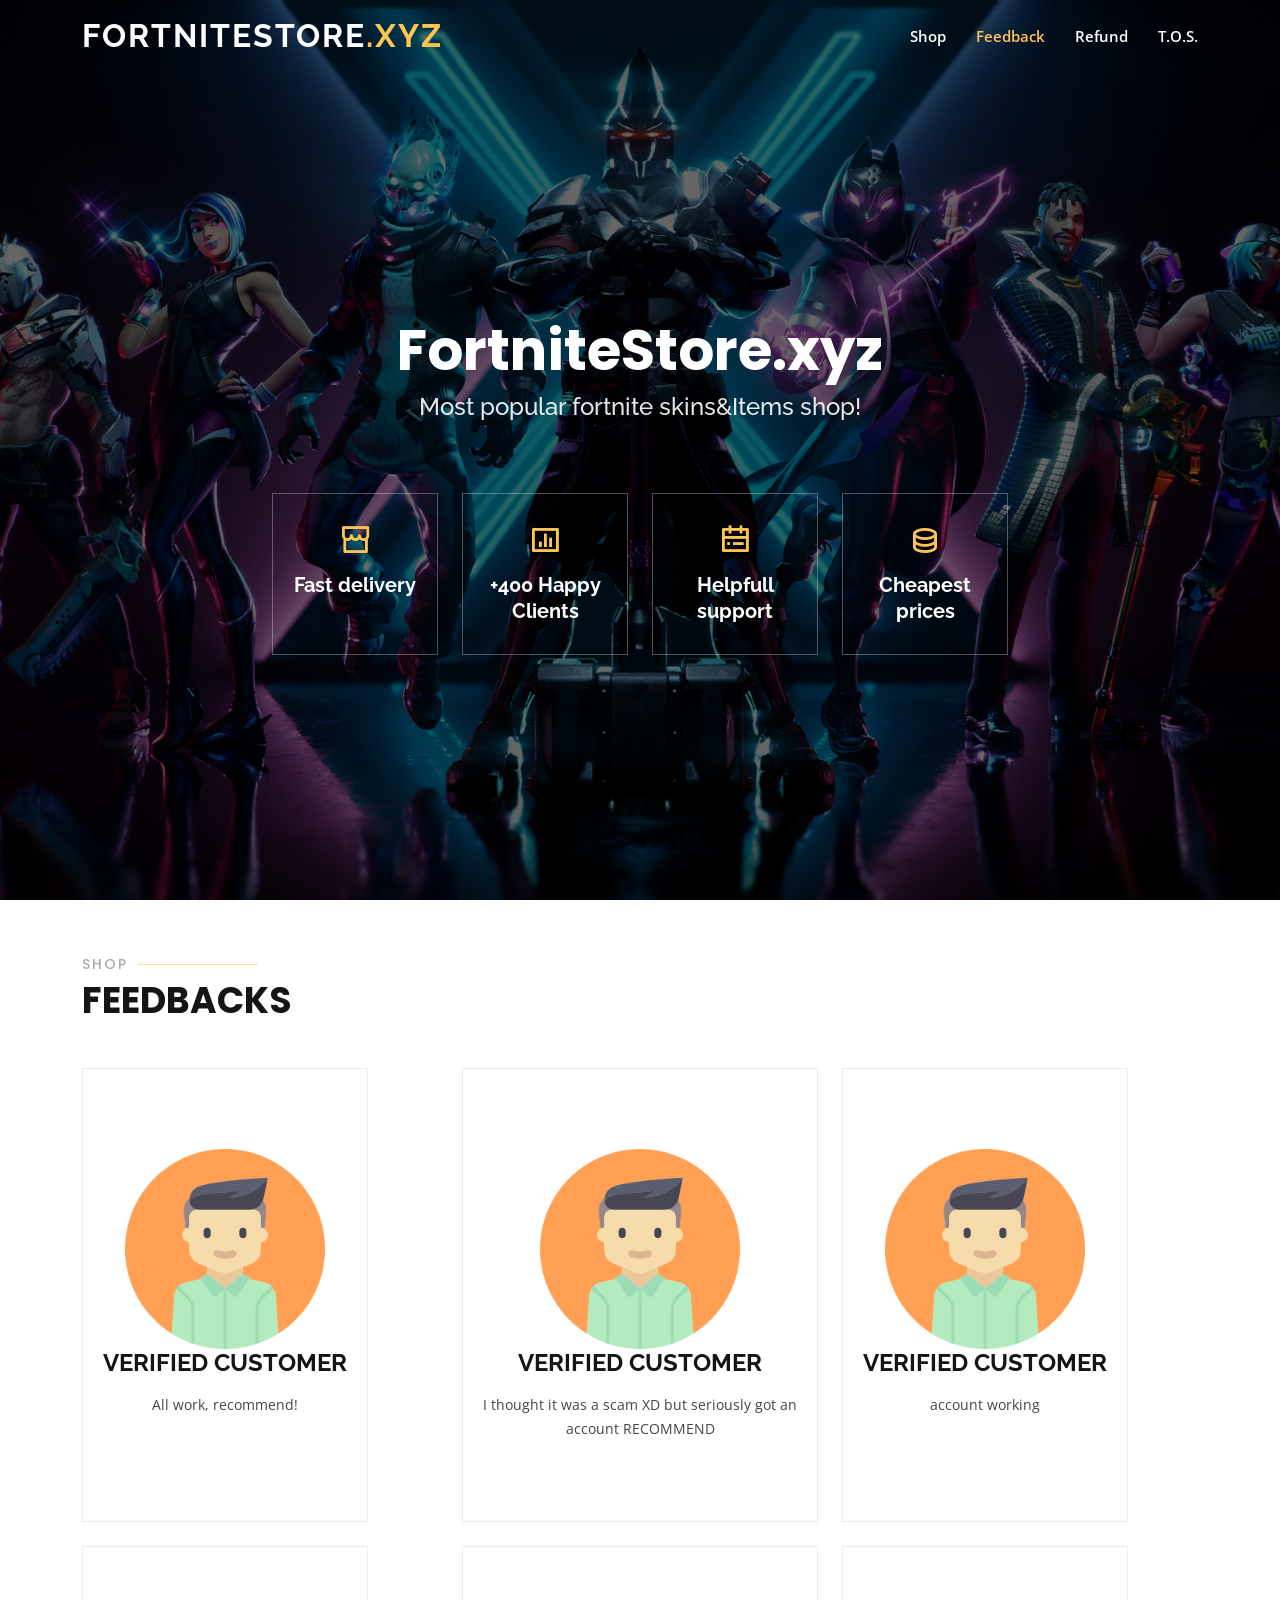
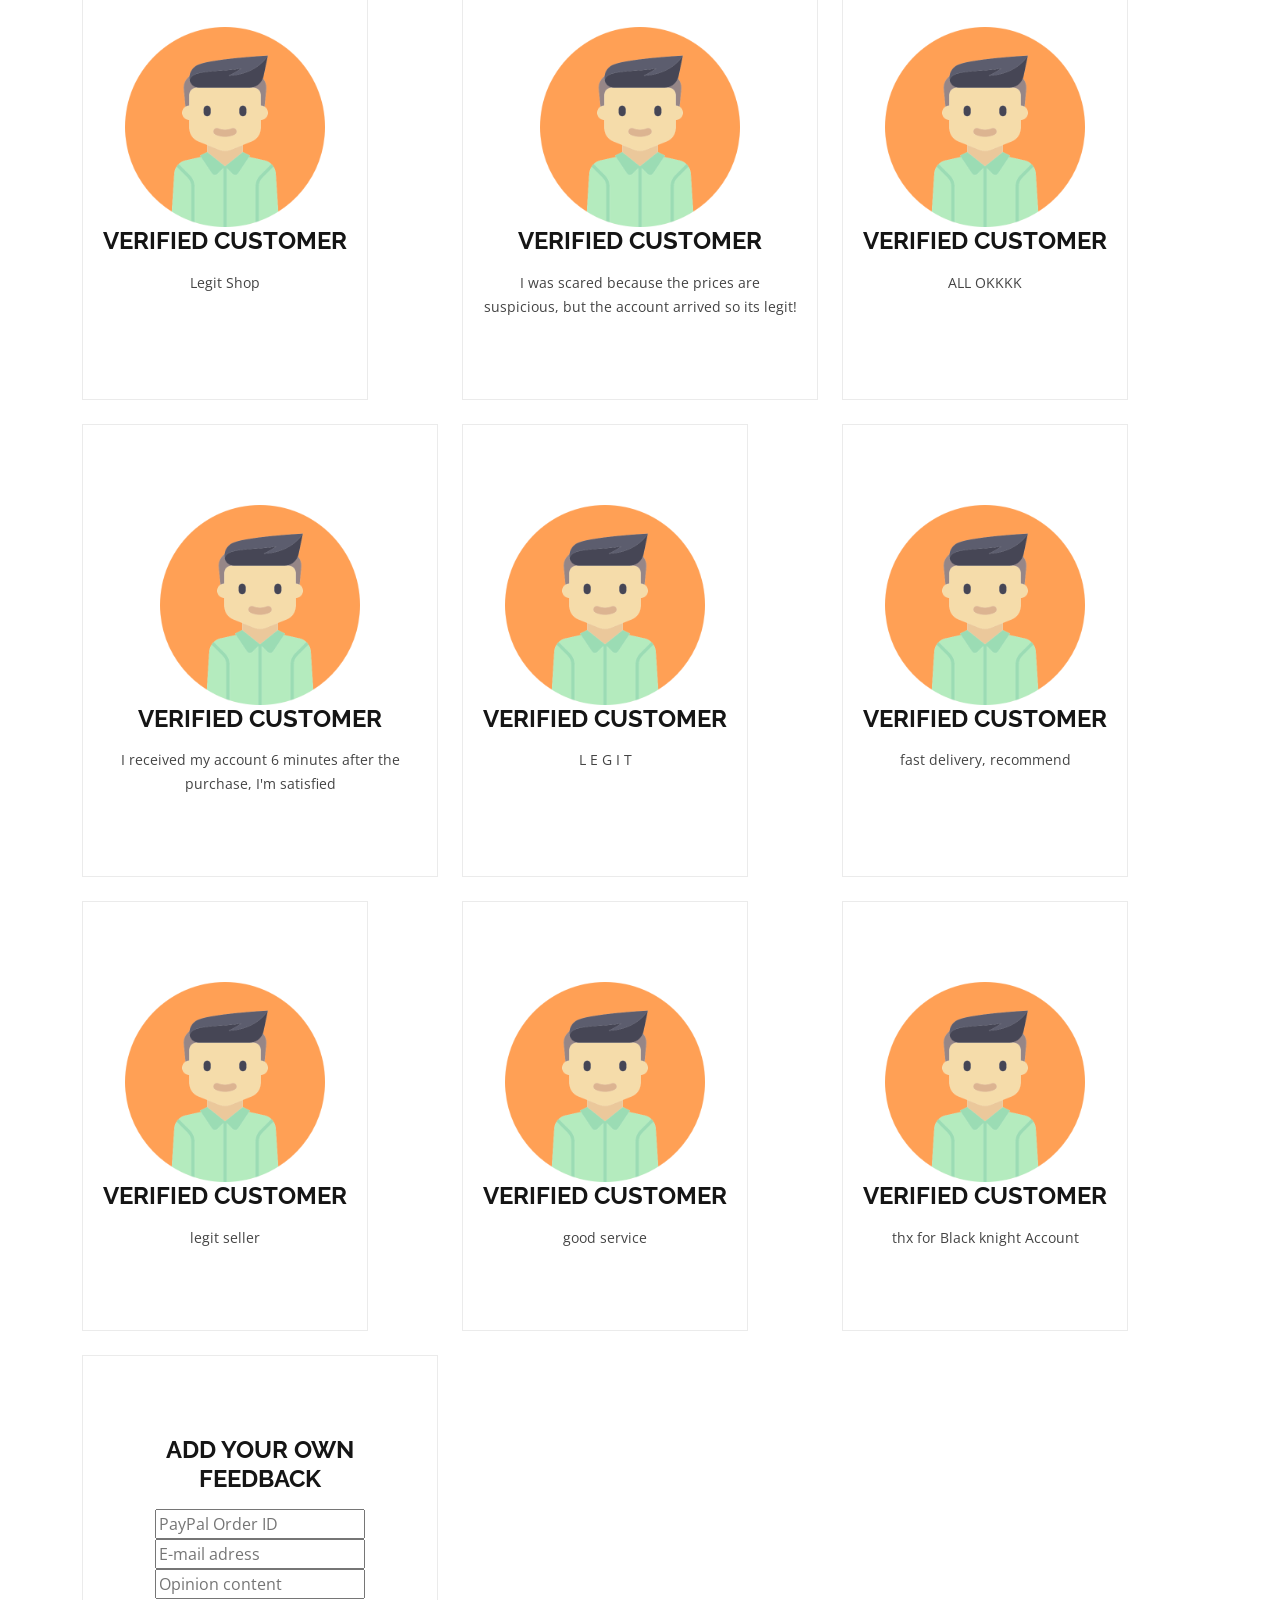
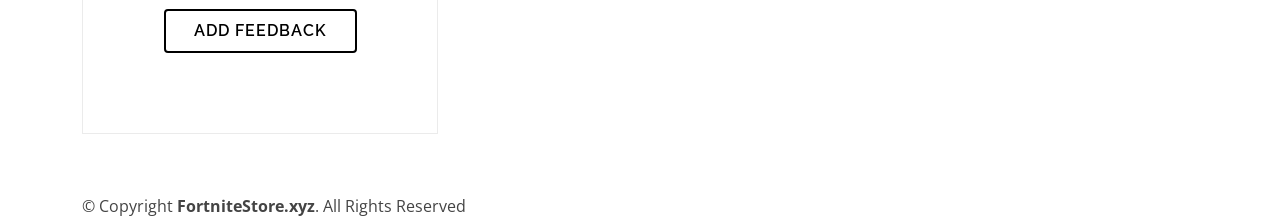
<file: fortnitestore/fortnitestore.xyz/feedback.html>
<!DOCTYPE html>

<html lang="en">





<!-- Mirrored from fortnitestore.xyz/feedback.html by HTTrack Website Copier/3.x [XR&CO'2014], Tue, 23 Nov 2021 15:38:23 GMT -->

<!-- Added by HTTrack -->
<!-- Mirrored from fortnitestore.xyz/feedback.html by HTTrack Website Copier/3.x [XR&CO'2014], Wed, 29 Dec 2021 22:25:44 GMT -->
<meta http-equiv="content-type" content="text/html;charset=utf-8" /><!-- /Added by HTTrack -->

<head>

  <meta charset="utf-8">

  <meta content="width=device-width, initial-scale=1.0" name="viewport">



  <title>FortniteStore.xyz</title>

  <meta content="" name="description">

  <meta content="" name="keywords">





  <link href="assets/img/favicon.png" rel="icon">

  <link href="assets/img/apple-touch-icon.html" rel="apple-touch-icon">





  <link href="https://fonts.googleapis.com/css?family=Open+Sans:300,300i,400,400i,600,600i,700,700i|Raleway:300,300i,400,400i,500,500i,600,600i,700,700i|Poppins:300,300i,400,400i,500,500i,600,600i,700,700i" rel="stylesheet">





  <link href="assets/vendor/aos/aos.css" rel="stylesheet">

  <link href="assets/vendor/bootstrap/css/bootstrap.min.css" rel="stylesheet">

  <link href="assets/vendor/bootstrap-icons/bootstrap-icons.css" rel="stylesheet">

  <link href="assets/vendor/boxicons/css/boxicons.min.css" rel="stylesheet">

  <link href="assets/vendor/glightbox/css/glightbox.min.css" rel="stylesheet">

  <link href="assets/vendor/remixicon/remixicon.css" rel="stylesheet">

  <link href="assets/vendor/swiper/swiper-bundle.min.css" rel="stylesheet">





  <link href="assets/css/style.css" rel="stylesheet">





</head>



<body>



  <!-- ======= Header ======= -->

  <header id="header" class="fixed-top ">

    <div class="container d-flex align-items-center justify-content-lg-between">



      <h1 class="logo me-auto me-lg-0"><a href="index-2.html">FortniteStore<span>.xyz</span></a></h1>

      <!-- Uncomment below if you prefer to use an image logo -->

      <!-- <a href="index.html" class="logo me-auto me-lg-0"><img src="assets/img/logo.png" alt="" class="img-fluid"></a>-->



      <nav id="navbar" class="navbar order-last order-lg-0">

        <ul>

          <li><a class="nav-link scrollto" href="index-2.html">Shop</a></li>

          <li><a class="nav-link scrollto active" href="feedback.html">Feedback</a></li>

          <li><a class="nav-link scrollto" href="refund.html">Refund</a></li>

          <li><a class="nav-link scrollto " href="tos.html">T.O.S.</a></li>

     



 

        </ul>

        <i class="bi bi-list mobile-nav-toggle"></i>

      </nav><!-- .navbar -->



   



    </div>

  </header><!-- End Header -->



  <!-- ======= Hero Section ======= -->

  <section id="hero" class="d-flex align-items-center justify-content-center">

    <div class="container" data-aos="fade-up">



      <div class="row justify-content-center" data-aos="fade-up" data-aos-delay="150">

        <div class="col-xl-6 col-lg-8">

          <h1>FortniteStore.xyz<span></span></h1>

          <h2>Most popular fortnite skins&Items shop!</h2>

        </div>

      </div>



      <div class="row gy-4 mt-5 justify-content-center" data-aos="zoom-in" data-aos-delay="250">

        <div class="col-xl-2 col-md-4">

          <div class="icon-box">

            <i class="ri-store-line"></i>

            <h3><a href="#">Fast delivery</a></h3>

          </div>

        </div>

        <div class="col-xl-2 col-md-4">

          <div class="icon-box">

            <i class="ri-bar-chart-box-line"></i>

            <h3><a href="#">+400 Happy Clients</a></h3>

          </div>

        </div>

        <div class="col-xl-2 col-md-4">

          <div class="icon-box">

            <i class="ri-calendar-todo-line"></i>

            <h3><a href="#">Helpfull support</a></h3>

          </div>

        </div>



        <div class="col-xl-2 col-md-4">

          <div class="icon-box">

            <i class="ri-database-2-line"></i>

            <h3><a href="#">Cheapest prices</a></h3>

          </div>

        </div>

      </div>



    </div>

  </section>

		<div class="popup" id="popup-1">

  <div class="overlay"></div>

  <div class="content">

    <div class="close-btn" onclick="togglePopup()">×</div>

    <h1>SUCCESS!</h1>

	<p></p>

		

	  <p>Thanks for your Opinion!</p>

	  <p>before it reaches our website, it has been sent for verification! in order to check that it does not violate our regulations</p>

	  

	



	                

                <a href="index-2.html" class="cta-btn">BACK TO SHOP</a>

           

  </div>

</div>

  <main id="main">

		

    <section id="services" class="services">

      <div class="container" data-aos="fade-up">



        <div class="section-title">

          <h2>SHOP</h2>

          <p>FEEDBACKS</p>

        </div>



        <div class="row">

          <div class="col-lg-4 col-md-6 d-flex align-items-stretch" data-aos="zoom-in" data-aos-delay="100">

            <div class="icon-box">

              	<img src="assets/img/testimonials/profile.png" 

			       width="200" 

				   height="200" />

				   <p></p>

              <h4><a href="#">VERIFIED CUSTOMER</a></h4>

              <p>All work, recommend!</p>

			  <p></p>

	

            </div>

          </div>



          <div class="col-lg-4 col-md-6 d-flex align-items-stretch mt-4 mt-md-0" data-aos="zoom-in" data-aos-delay="200">

            <div class="icon-box">

                            	<img src="assets/img/testimonials/profile.png" 

			       width="200" 

				   height="200" />

				   <p></p>

              <h4><a href="#">VERIFIED CUSTOMER</a></h4>

              <p>I thought it was a scam XD but seriously got an account RECOMMEND</p>

			  <p></p>

		

			  

            </div>

          </div>



          <div class="col-lg-4 col-md-6 d-flex align-items-stretch mt-4 mt-lg-0" data-aos="zoom-in" data-aos-delay="300">

            <div class="icon-box">

                                         	<img src="assets/img/testimonials/profile.png" 

			       width="200" 

				   height="200" />

				   <p></p>

              <h4><a href="#">VERIFIED CUSTOMER</a></h4>

              <p>account working</p>

			  <p></p>

		

			  

            </div>

          </div>



          <div class="col-lg-4 col-md-6 d-flex align-items-stretch mt-4" data-aos="zoom-in" data-aos-delay="100">

            <div class="icon-box">

                                       	<img src="assets/img/testimonials/profile.png" 

			       width="200" 

				   height="200" />

				   <p></p>

              <h4><a href="#">VERIFIED CUSTOMER</a></h4>

              <p>Legit Shop</p>

			  <p></p>

		

            </div>

          </div>



          <div class="col-lg-4 col-md-6 d-flex align-items-stretch mt-4" data-aos="zoom-in" data-aos-delay="200">

            <div class="icon-box">

                               	<img src="assets/img/testimonials/profile.png" 

			       width="200" 

				   height="200" />

				   <p></p>

              <h4><a href="#">VERIFIED CUSTOMER</a></h4>

              <p>I was scared because the prices are suspicious, but the account arrived so its legit!</p>

			  <p></p>

		

			  

            </div>

          </div>



          <div class="col-lg-4 col-md-6 d-flex align-items-stretch mt-4" data-aos="zoom-in" data-aos-delay="300">

            <div class="icon-box">

                           	<img src="assets/img/testimonials/profile.png" 

			       width="200" 

				   height="200" />

				   <p></p>

              <h4><a href="#">VERIFIED CUSTOMER</a></h4>

              <p>ALL OKKKK</p>

			  <p></p>

		

			

            </div>

          </div>

			<div class="col-lg-4 col-md-6 d-flex align-items-stretch mt-4" data-aos="zoom-in" data-aos-delay="300">

            <div class="icon-box">

                           	<img src="assets/img/testimonials/profile.png" 

			       width="200" 

				   height="200" />

				   <p></p>

              <h4><a href="#">VERIFIED CUSTOMER</a></h4>

              <p>I received my account 6 minutes after the purchase, I'm satisfied</p>

			  <p></p>

		

			

            </div>

          </div>

		  

		  <div class="col-lg-4 col-md-6 d-flex align-items-stretch mt-4" data-aos="zoom-in" data-aos-delay="300">

            <div class="icon-box">

                           	<img src="assets/img/testimonials/profile.png" 

			       width="200" 

				   height="200" />

				   <p></p>

              <h4><a href="#">VERIFIED CUSTOMER</a></h4>

              <p>L E G I T</p>

			  <p></p>

		

			 

            </div>

          </div>

		  <div class="col-lg-4 col-md-6 d-flex align-items-stretch mt-4" data-aos="zoom-in" data-aos-delay="300">

            <div class="icon-box">

                           	<img src="assets/img/testimonials/profile.png" 

			       width="200" 

				   height="200" />

				   <p></p>

              <h4><a href="#">VERIFIED CUSTOMER</a></h4>

              <p>fast delivery, recommend</p>

			  <p></p>

		

			  

            </div>

          </div>

		  		  <div class="col-lg-4 col-md-6 d-flex align-items-stretch mt-4" data-aos="zoom-in" data-aos-delay="300">

            <div class="icon-box">

                           	<img src="assets/img/testimonials/profile.png" 

			       width="200" 

				   height="200" />

				   <p></p>

              <h4><a href="#">VERIFIED CUSTOMER</a></h4>

              <p>legit seller</p>

			  <p></p>

		

			 

            </div>

          </div>

		  	  		  <div class="col-lg-4 col-md-6 d-flex align-items-stretch mt-4" data-aos="zoom-in" data-aos-delay="300">

            <div class="icon-box">

                           	<img src="assets/img/testimonials/profile.png" 

			       width="200" 

				   height="200" />

				   <p></p>

              <h4><a href="#">VERIFIED CUSTOMER</a></h4>

              <p>good service</p>

			  <p></p>

		

			  

            </div>

          </div>

		  

		  		  	  		  <div class="col-lg-4 col-md-6 d-flex align-items-stretch mt-4" data-aos="zoom-in" data-aos-delay="300">
            <div class="icon-box">

                           	<img src="assets/img/testimonials/profile.png" 

			       width="200" 

				   height="200" />

				   <p></p>

              <h4><a href="#">VERIFIED CUSTOMER</a></h4>

              <p>thx for Black knight Account</p>

			  <p></p>

		

			  

            </div>

          </div>

		  		  		  	  		  <div class="col-lg-4 col-md-6 d-flex align-items-stretch mt-4" data-aos="zoom-in" data-aos-delay="300">

            <div class="icon-box">



              <h4><a href="#">ADD YOUR OWN FEEDBACK</a></h4>

              <input type="text" placeholder="PayPal Order ID"> </>

			  <p></p>

			  <input type="text" placeholder="E-mail adress"> </>

			  <p></p>

			  <input type="text" placeholder="Opinion content"> </>

			  <p></p>

			        <div class="text-center">

				<a class="cta-btn" onclick="togglePopup()" href="#">ADD FEEDBACK</a>

				</div>

	

			  

            </div>

          </div>

		  

        </div>



      </div>

    </section>





   

  



   



   



    <div class="container">

      <div class="copyright">

        &copy; Copyright <strong><span>FortniteStore.xyz</span></strong>. All Rights Reserved

      </div>

      <div class="credits">



      </div>

    </div>

  </footer>



  <div id="preloader"></div>

  <a href="#" class="back-to-top d-flex align-items-center justify-content-center"><i class="bi bi-arrow-up-short"></i></a>



<script>

	function togglePopup(){

  document.getElementById("popup-1").classList.toggle("active");

}

</script>

  <script src="assets/vendor/aos/aos.js"></script>

  <script src="assets/vendor/bootstrap/js/bootstrap.bundle.min.js"></script>

  <script src="assets/vendor/glightbox/js/glightbox.min.js"></script>

  <script src="assets/vendor/isotope-layout/isotope.pkgd.min.js"></script>

  <script src="assets/vendor/php-email-form/validate.js"></script>

  <script src="assets/vendor/purecounter/purecounter.js"></script>

  <script src="assets/vendor/swiper/swiper-bundle.min.js"></script>





  <script src="assets/js/main.js"></script>



</body>





<!-- Mirrored from fortnitestore.xyz/feedback.html by HTTrack Website Copier/3.x [XR&CO'2014], Tue, 23 Nov 2021 15:38:23 GMT -->


<!-- Mirrored from fortnitestore.xyz/feedback.html by HTTrack Website Copier/3.x [XR&CO'2014], Wed, 29 Dec 2021 22:25:44 GMT -->
</html>
</file>
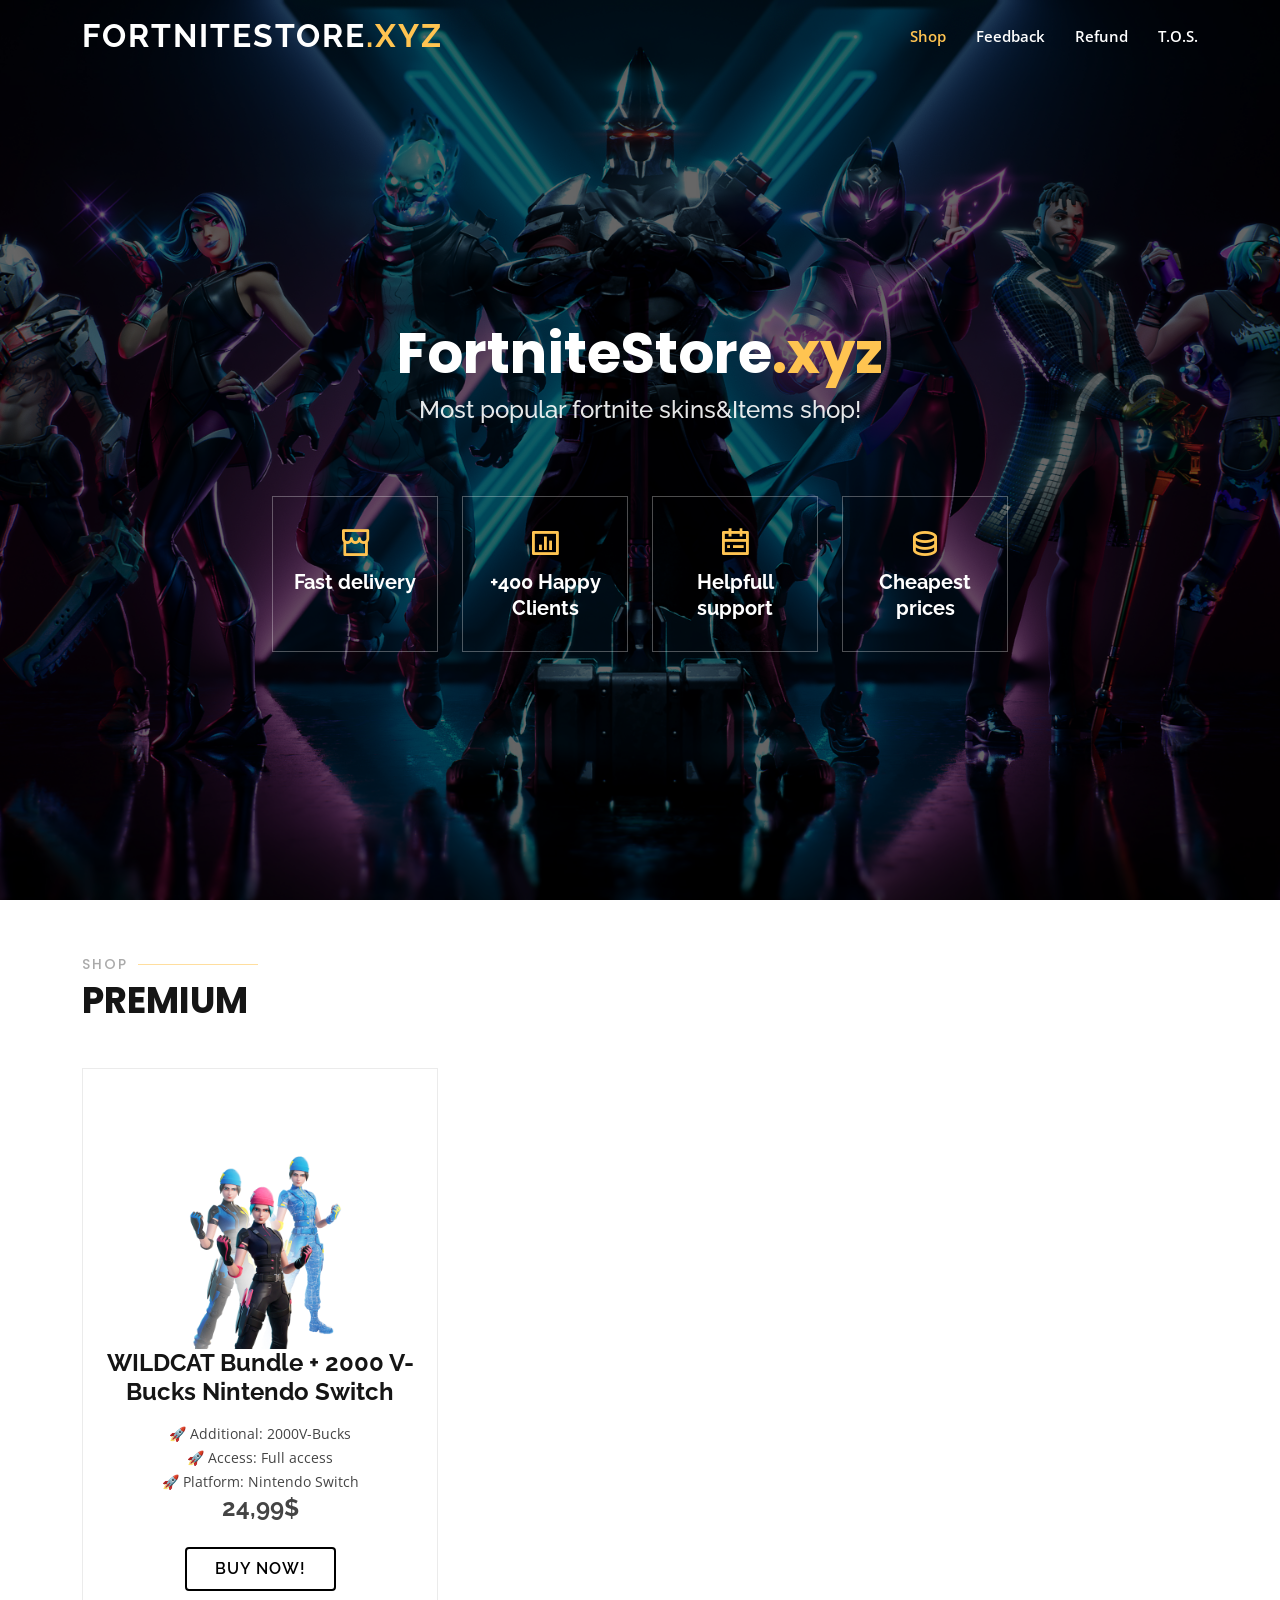
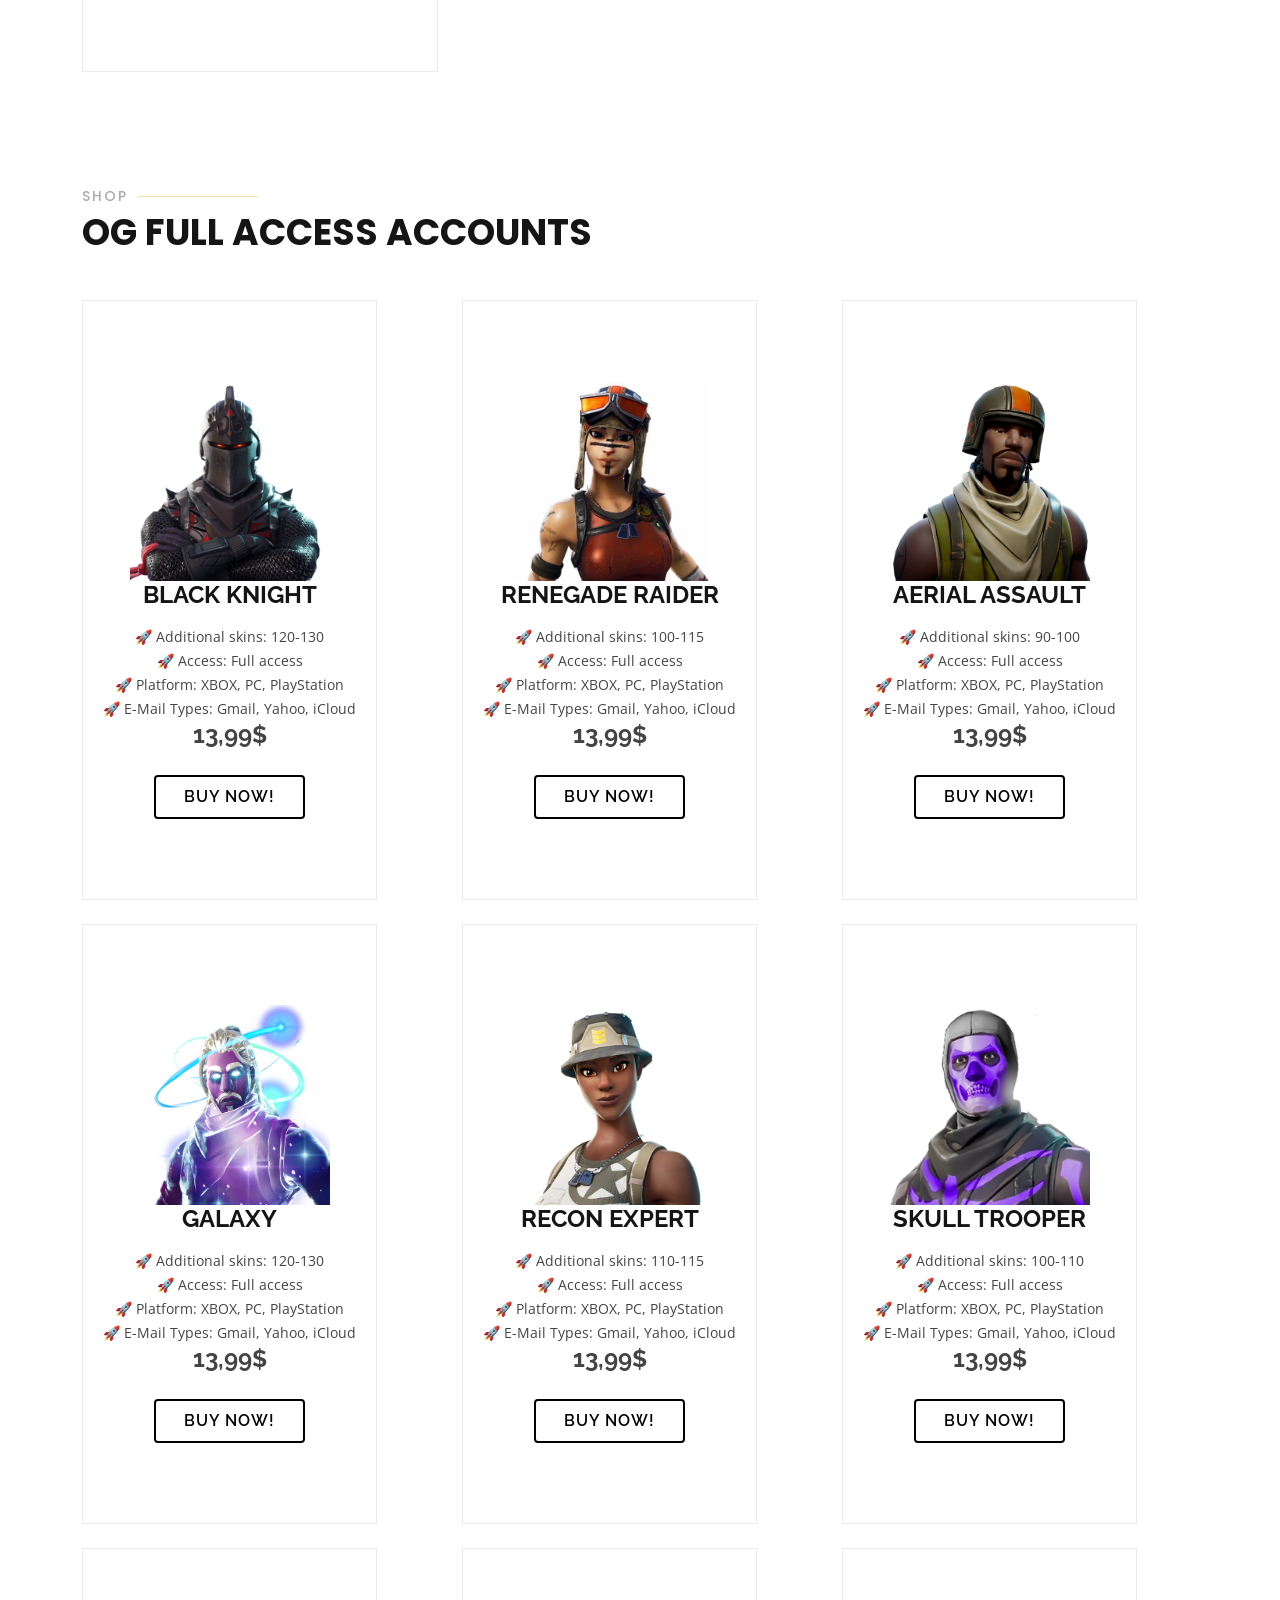
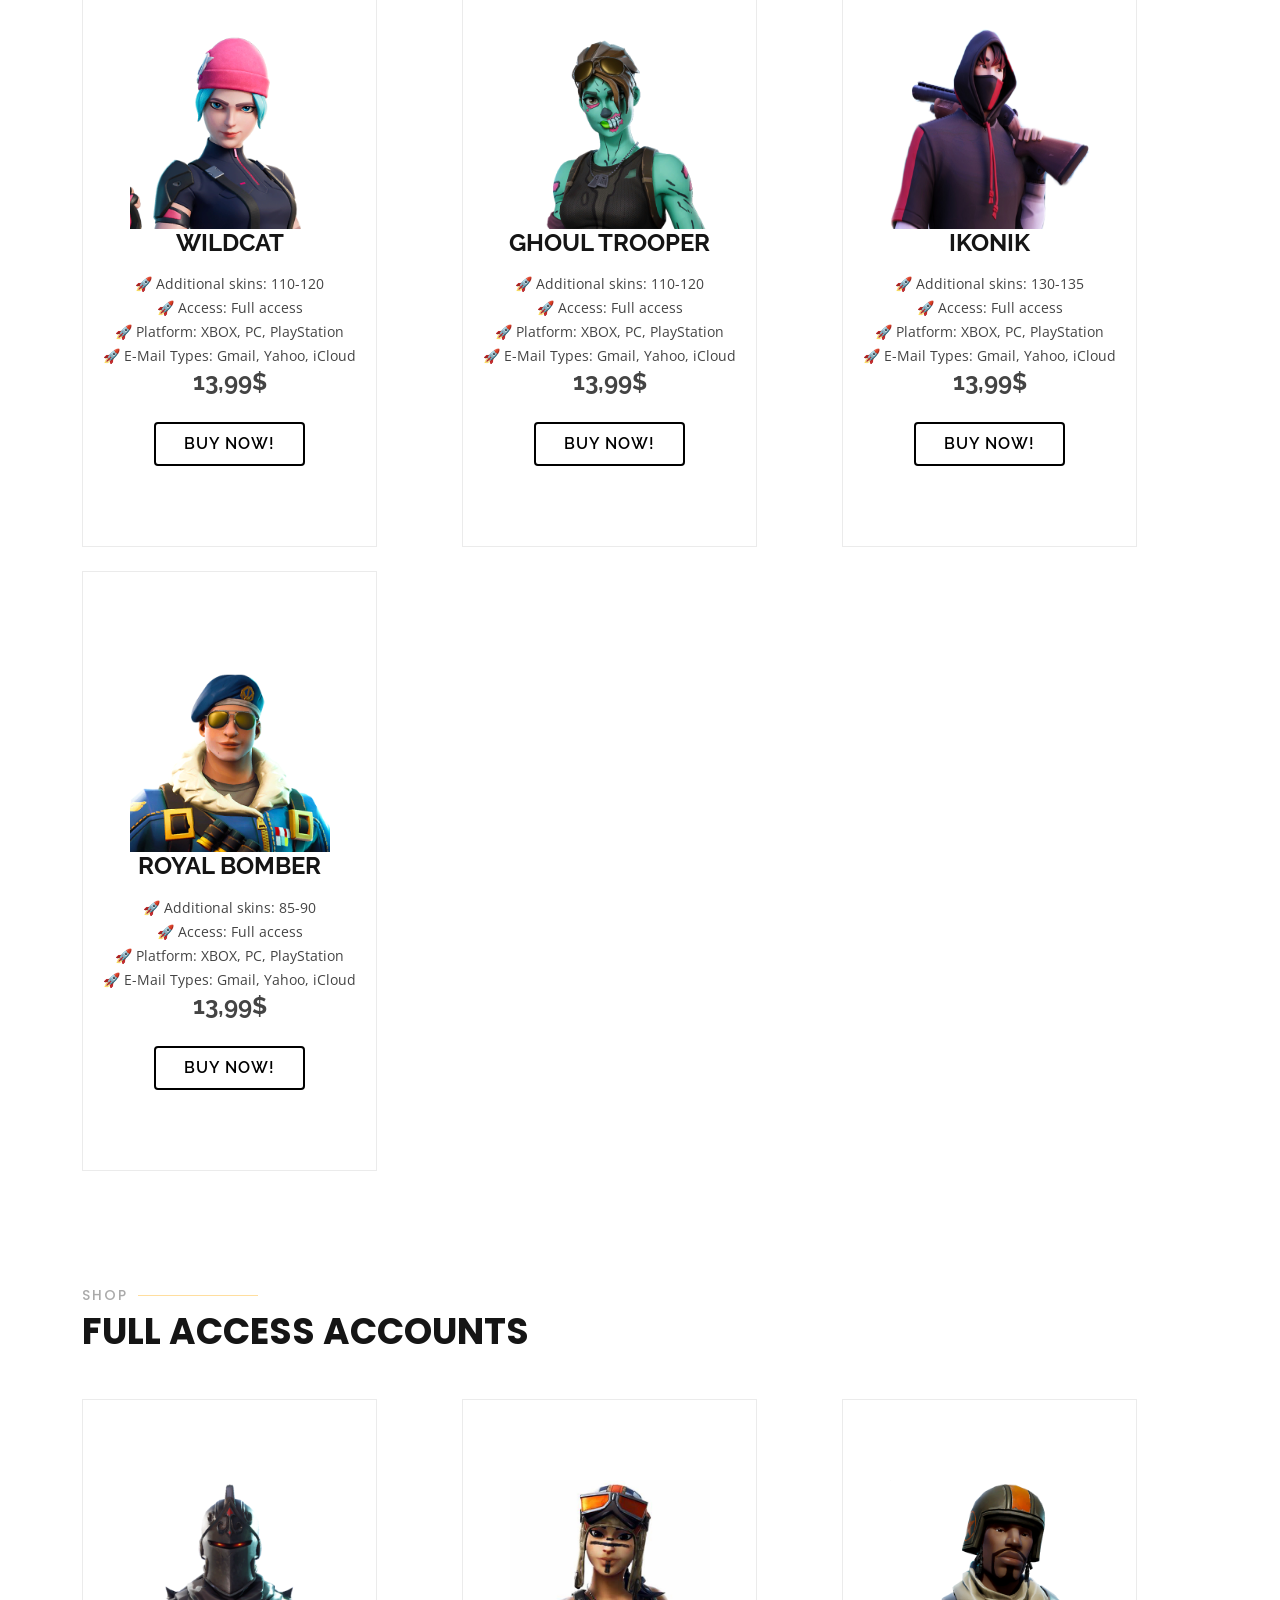
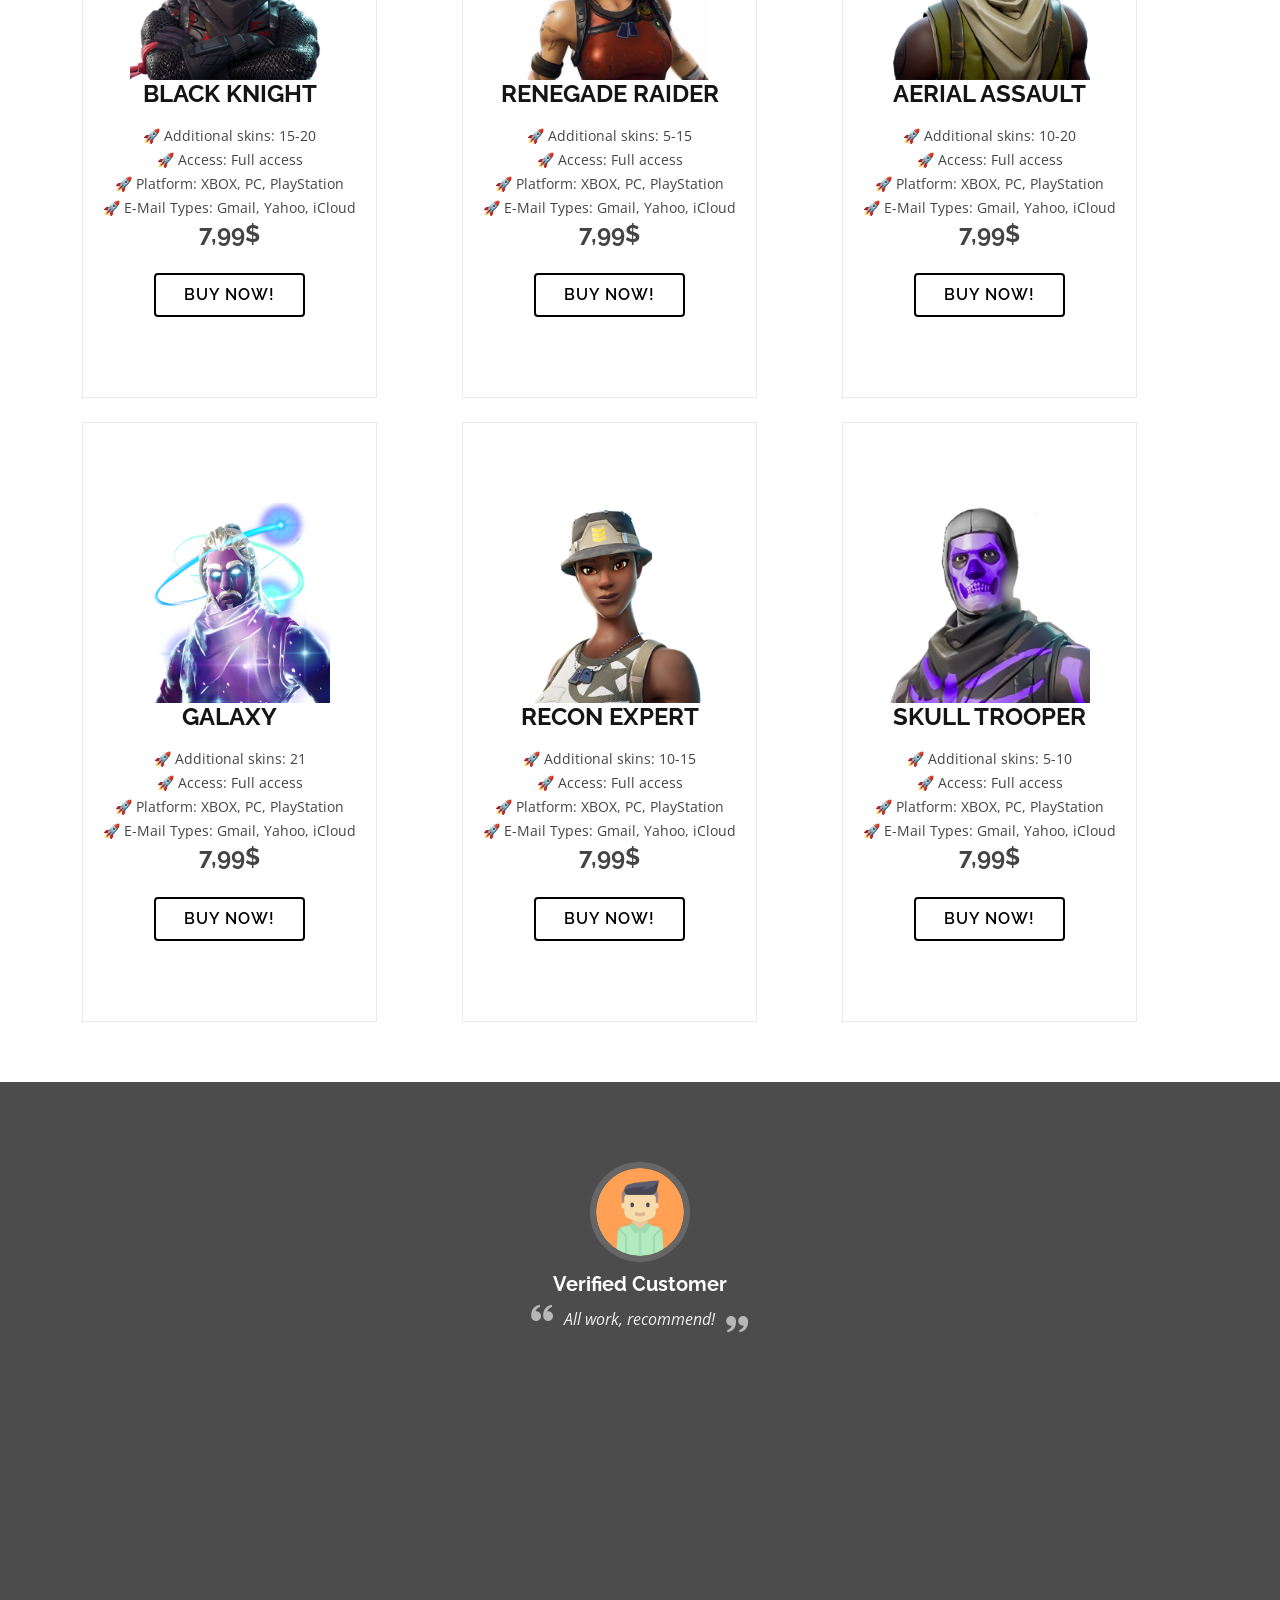
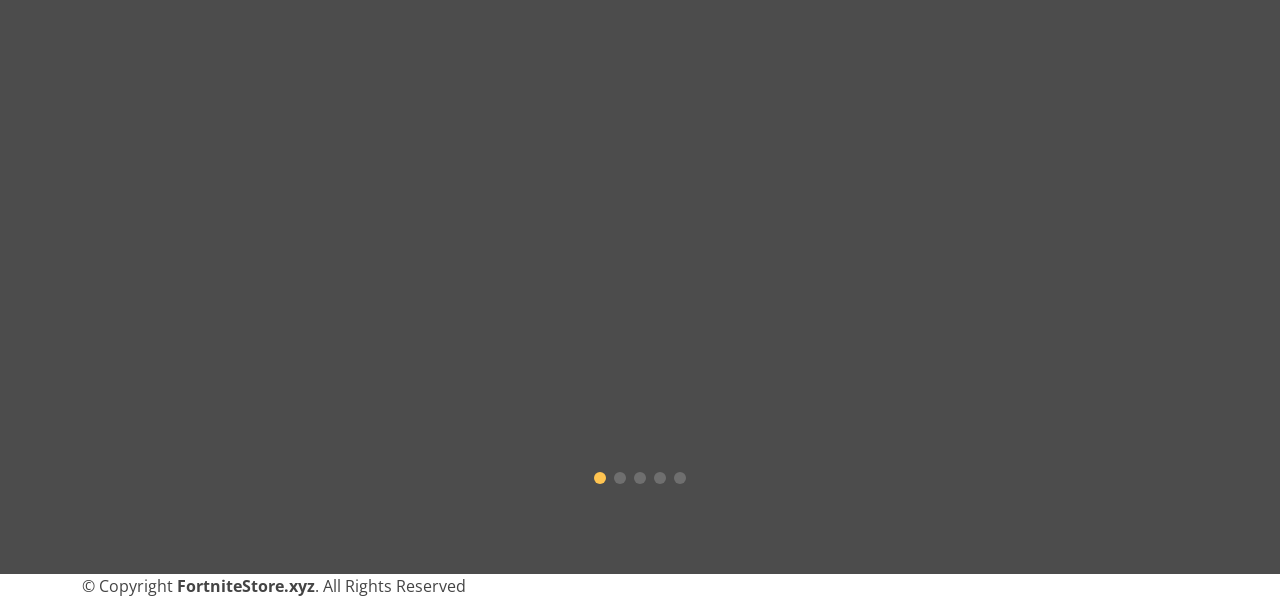
<file: fortnitestore/fortnitestore.xyz/index-2.html>
<script type="text/javascript">window.$crisp=[];window.CRISP_WEBSITE_ID="d24af995-2d88-4e7a-ba81-c1ad586d5fb0";(function(){d=document;s=d.createElement("script");s.src="client.crisp.chat/l.html";s.async=1;d.getElementsByTagName("head")[0].appendChild(s);})();</script>





<!DOCTYPE html>

<html lang="en">





<!-- Mirrored from fortnitestore.xyz/index.html by HTTrack Website Copier/3.x [XR&CO'2014], Tue, 23 Nov 2021 15:38:23 GMT -->

<!-- Added by HTTrack -->
<!-- Mirrored from fortnitestore.xyz/index.html by HTTrack Website Copier/3.x [XR&CO'2014], Wed, 29 Dec 2021 22:25:44 GMT -->
<meta http-equiv="content-type" content="text/html;charset=utf-8" /><!-- /Added by HTTrack -->

<head>

  <meta charset="utf-8">

  <meta content="width=device-width, initial-scale=1.0" name="viewport">



  <title>FortniteStore.xyz</title>

  <meta content="" name="description">

  <meta content="" name="keywords">





  <link href="assets/img/favicon.png" rel="icon">

  <link href="assets/img/apple-touch-icon.html" rel="apple-touch-icon">





  <link href="https://fonts.googleapis.com/css?family=Open+Sans:300,300i,400,400i,600,600i,700,700i|Raleway:300,300i,400,400i,500,500i,600,600i,700,700i|Poppins:300,300i,400,400i,500,500i,600,600i,700,700i" rel="stylesheet">





  <link href="assets/vendor/aos/aos.css" rel="stylesheet">

  <link href="assets/vendor/bootstrap/css/bootstrap.min.css" rel="stylesheet">

  <link href="assets/vendor/bootstrap-icons/bootstrap-icons.css" rel="stylesheet">

  <link href="assets/vendor/boxicons/css/boxicons.min.css" rel="stylesheet">

  <link href="assets/vendor/glightbox/css/glightbox.min.css" rel="stylesheet">

  <link href="assets/vendor/remixicon/remixicon.css" rel="stylesheet">

  <link href="assets/vendor/swiper/swiper-bundle.min.css" rel="stylesheet">





  <link href="assets/css/style.css" rel="stylesheet">





</head>

<style>



/* width */

::-webkit-scrollbar {

  width: 9px;

}



/* Track */

::-webkit-scrollbar-track {

  box-shadow: inset 0 0 0px grey; 

  border-radius: 10px;

}

 

/* Handle */

::-webkit-scrollbar-thumb {

  background: #ffc451; 

  border-radius: 0px;

}



/* Handle on hover */

::-webkit-scrollbar-thumb:hover {

  background: #ffbb33; 

}



</style>

<body>



  <!-- ======= Header ======= -->

  <header id="header" class="fixed-top ">

    <div class="container d-flex align-items-center justify-content-lg-between">



      <h1 class="logo me-auto me-lg-0"><a href="index-2.html">FortniteStore<span>.xyz</span></a></h1>

      <!-- Uncomment below if you prefer to use an image logo -->

      <!-- <a href="index.html" class="logo me-auto me-lg-0"><img src="assets/img/logo.png" alt="" class="img-fluid"></a>-->



      <nav id="navbar" class="navbar order-last order-lg-0">

        <ul>

          <li><a class="nav-link scrollto active" href="index-2.html">Shop</a></li>

          <li><a class="nav-link scrollto" href="feedback.html">Feedback</a></li>

          <li><a class="nav-link scrollto" href="refund.html">Refund</a></li>

          <li><a class="nav-link scrollto " href="tos.html">T.O.S.</a></li>

     



 

        </ul>

        <i class="bi bi-list mobile-nav-toggle"></i>

      </nav><!-- .navbar -->



   



    </div>

  </header><!-- End Header -->



  <!-- ======= Hero Section ======= -->

  <section id="hero" class="d-flex align-items-center justify-content-center">

    <div class="container" data-aos="fade-up">



      <div class="row justify-content-center" data-aos="fade-up" data-aos-delay="150">

        <div class="col-xl-6 col-lg-8">

          <h1>FortniteStore<span>.xyz</span></h1>

          <h2>Most popular fortnite skins&Items shop!</h2>

        </div>

      </div>



      <div class="row gy-4 mt-5 justify-content-center" data-aos="zoom-in" data-aos-delay="250">

        <div class="col-xl-2 col-md-4">

          <div class="icon-box">

            <i class="ri-store-line"></i>

            <h3><a href="#">Fast delivery</a></h3>

          </div>

        </div>

        <div class="col-xl-2 col-md-4">

          <div class="icon-box">
            <i class="ri-bar-chart-box-line"></i>

            <h3><a href="#">+400 Happy Clients</a></h3>

          </div>

        </div>

        <div class="col-xl-2 col-md-4">

          <div class="icon-box">

            <i class="ri-calendar-todo-line"></i>

            <h3><a href="#">Helpfull support</a></h3>

          </div>

        </div>



        <div class="col-xl-2 col-md-4">

          <div class="icon-box">

            <i class="ri-database-2-line"></i>

            <h3><a href="#">Cheapest prices</a></h3>

          </div>

        </div>

      </div>



    </div>

  </section>



  <main id="main">

			<div class="popup" id="popup-1">

  <div class="overlay"></div>

  <div class="content">

    <div class="close-btn" onclick="togglePopup()">×</div>

    <h1>YOUR ORDER</h1>

	<p></p>

				 <img src="1.png" 

			       width="200" 

				   height="200" />

				   </a>

	  <p>BLACK KNIGHT OG FULL ACCESS ACCOUNT</p>

	  <p>Additional skins: 120-130</p>

	  

	  <h4><sup class="description">$</sup>13,99<span></span></h4>

	<input type="text" placeholder="Delivery E-mail adress"> </>

	                

                <a href="https://www.paypal.com/donate/?hosted_button_id=RFWLZTEYXC4UA" class="cta-btn">Pay With Paypal/Credit Card</a>

           

  </div>

</div>

			<div class="popup" id="popup-2">

  <div class="overlay"></div>

  <div class="content">

    <div class="close-btn" onclick="togglePopup2()">×</div>

    <h1>YOUR ORDER</h1>

	<p></p>

				 <img src="2.png" 

			       width="200" 

				   height="200" />

				   </a>

	  <p>RENEGADE RAIDER OG FULL ACCESS ACCOUNT</p>

	  <p>Additional skins: 100-115</p>

	  

	  <h4><sup class="description">$</sup>13,99<span></span></h4>

	<input type="text" placeholder="Delivery E-mail adress"> </>

	                

    <a href="https://www.paypal.com/donate/?hosted_button_id=EZ2N5HUQEB8GQ" class="cta-btn">Pay With Paypal/Credit Card</a>

           

                

           

  </div>

</div>

			<div class="popup" id="popup-3">

  <div class="overlay"></div>

  <div class="content">

    <div class="close-btn" onclick="togglePopup3()">×</div>

    <h1>YOUR ORDER</h1>

	<p></p>

				 <img src="3.png" 

			       width="200" 

				   height="200" />

				   </a>

	  <p>AERIAL ASSAULT OG FULL ACCESS ACCOUNT</p>

	  <p>Additional skins: 90-100</p>

	  

	  <h4><sup class="description">$</sup>13,99<span></span></h4>

	<input type="text" placeholder="Delivery E-mail adress"> </>

	                

                <a href="https://www.paypal.com/donate/?hosted_button_id=CCAU2XABWNUJY" class="cta-btn">Pay With Paypal/Credit Card</a>

           

  </div>

</div>

			<div class="popup" id="popup-4">

  <div class="overlay"></div>

  <div class="content">

    <div class="close-btn" onclick="togglePopup4()">×</div>

    <h1>YOUR ORDER</h1>

	<p></p>

				 <img src="4.png" 

			       width="200" 

				   height="200" />

				   </a>

	  <p>BLAZE OG FULL ACCESS ACCOUNT</p>

	  <p>Additional skins: 90-100</p>

	  

	  <h4><sup class="description">$</sup>13,99<span></span></h4>

	<input type="text" placeholder="Delivery E-mail adress"> </>

	                

                <a href="https://www.paypal.com/donate/?hosted_button_id=E7XDV83LFV2PC" class="cta-btn">Pay With Paypal/Credit Card</a>

           

  </div>

</div>

			<div class="popup" id="popup-5">

  <div class="overlay"></div>

  <div class="content">

    <div class="close-btn" onclick="togglePopup5()">×</div>

    <h1>YOUR ORDER</h1>

	<p></p>

				 <img src="5.png" 

			       width="200" 

				   height="200" />

				   </a>

	  <p>GALAXY OG FULL ACCESS ACCOUNT</p>

	  <p>Additional skins: 120-130</p>

	  

	  <h4><sup class="description">$</sup>13,99<span></span></h4>

	<input type="text" placeholder="Delivery E-mail adress"> </>

	                

                <a href="https://www.paypal.com/donate/?hosted_button_id=XP646ESKXLW9Y" class="cta-btn">Pay With Paypal/Credit Card</a>

           

  </div>

</div>

			<div class="popup" id="popup-6">

  <div class="overlay"></div>

  <div class="content">

    <div class="close-btn" onclick="togglePopup6()">×</div>

    <h1>YOUR ORDER</h1>

	<p></p>

				 <img src="6.png" 

			       width="200" 

				   height="200" />

				   </a>

	  <p>RECON EXPERT OG FULL ACCESS ACCOUNT</p>

	  <p>Additional skins: 110-115</p>

	  

	  <h4><sup class="description">$</sup>13,99<span></span></h4>

	<input type="text" placeholder="Delivery E-mail adress"> </>

	                

                <a href="https://www.paypal.com/donate/?hosted_button_id=JT4PZ5B8E59YW" class="cta-btn">Pay With Paypal/Credit Card</a>

           

  </div>

</div>

		<div class="popup" id="popup-7">

  <div class="overlay"></div>

  <div class="content">

    <div class="close-btn" onclick="togglePopup7()">×</div>

    <h1>YOUR ORDER</h1>

	<p></p>

				 <img src="7.png" 

			       width="200" 

				   height="200" />

				   </a>

	  <p>SKULL TROOPER OG FULL ACCESS ACCOUNT</p>

	  <p>Additional skins: 100-110</p>

	  

	  <h4><sup class="description">$</sup>13,99<span></span></h4>

	<input type="text" placeholder="Delivery E-mail adress"> </>

	                

                <a href="https://www.paypal.com/donate/?hosted_button_id=KMS22BDBFFA58" class="cta-btn">Pay With Paypal/Credit Card</a>

           

  </div>

</div>

	<div class="popup" id="popup-8">

  <div class="overlay"></div>

  <div class="content">

    <div class="close-btn" onclick="togglePopup8()">×</div>

    <h1>YOUR ORDER</h1>

	<p></p>

				 <img src="8.png" 

			       width="200" 

				   height="200" />

				   </a>

	  <p>WILDCAT OG FULL ACCESS ACCOUNT</p>

	  <p>Additional skins: 110-120</p>

	  

	  <h4><sup class="description">$</sup>13,99<span></span></h4>

	<input type="text" placeholder="Delivery E-mail adress"> </>

	                

                <a href="https://www.paypal.com/donate/?hosted_button_id=U3CVHNLQK9P9Y" class="cta-btn">Pay With Paypal/Credit Card</a>

           

  </div>

</div>

<div class="popup" id="popup-9">

  <div class="overlay"></div>

  <div class="content">

    <div class="close-btn" onclick="togglePopup9()">×</div>

    <h1>YOUR ORDER</h1>

	<p></p>

				 <img src="9.png" 

			       width="200" 

				   height="200" />

				   </a>

	  <p>GHOUL TROOPER OG FULL ACCESS ACCOUNT</p>

	  <p>Additional skins: 110-120</p>

	  

	  <h4><sup class="description">$</sup>13,99<span></span></h4>

	<input type="text" placeholder="Delivery E-mail adress"> </>

	                

                <a href="https://www.paypal.com/donate/?hosted_button_id=GPZ7VXCLSR3ZC" class="cta-btn">Pay With Paypal/Credit Card</a>

           

  </div>

</div>

<div class="popup" id="popup-10">

  <div class="overlay"></div>

  <div class="content">

    <div class="close-btn" onclick="togglePopup10()">×</div>

    <h1>YOUR ORDER</h1>

	<p></p>

				 <img src="10.png" 

			       width="200" 

				   height="200" />

				   </a>

	  <p>IKONIK OG FULL ACCESS ACCOUNT</p>

	  <p>Additional skins: 130-135</p>

	  

	  <h4><sup class="description">$</sup>13,99<span></span></h4>

	<input type="text" placeholder="Delivery E-mail adress"> </>

	                

                <a href="https://www.paypal.com/donate/?hosted_button_id=ZQDWLVRFXVBB8" class="cta-btn">Pay With Paypal/Credit Card</a>

           

  </div>

</div>

<div class="popup" id="popup-11">

  <div class="overlay"></div>

  <div class="content">

    <div class="close-btn" onclick="togglePopup11()">×</div>

    <h1>YOUR ORDER</h1>

	<p></p>

				 <img src="11.png" 

			       width="200" 

				   height="200" />

				   </a>

	  <p>ROYAL BOMBER OG FULL ACCESS ACCOUNT</p>

	  <p>Additional skins: 85-90</p>

	  

	  <h4><sup class="description">$</sup>13,99<span></span></h4>

	<input type="text" placeholder="Delivery E-mail adress"> </>

	                

                <a href="https://www.paypal.com/donate/?hosted_button_id=T2MBKUHTFTVZW" class="cta-btn">Pay With Paypal/Credit Card</a>

           

  </div>

</div>

<div class="popup" id="popup-12">

  <div class="overlay"></div>

  <div class="content">

    <div class="close-btn" onclick="togglePopup12()">×</div>

    <h1>YOUR ORDER</h1>

	<p></p>

				 <img src="12.png" 

			       width="200" 

				   height="200" />

				   </a>

	  <p>RIPPLEY OG FULL ACCESS ACCOUNT</p>

	  <p>Additional skins: 90-95</p>

	  

	  <h4><sup class="description">$</sup>13,99<span></span></h4>

	<input type="text" placeholder="Delivery E-mail adress"> </>

	                

                <a href="https://www.paypal.com/donate/?hosted_button_id=URGTYNHMJS7UJ" class="cta-btn">Pay With Paypal/Credit Card</a>

           

  </div>

</div>

<div class="popup" id="popup-13">

  <div class="overlay"></div>

  <div class="content">

    <div class="close-btn" onclick="togglePopup13()">×</div>

    <h1>YOUR ORDER</h1>

	<p></p>

				 <img src="1.png" 

			       width="200" 

				   height="200" />

				   </a>

	  <p>BLACK KNIGHT FULL ACCESS ACCOUNT</p>

	  <p>Additional skins: 15-20</p>

	  

	  <h4><sup class="description">$</sup>7,99<span></span></h4>

	<input type="text" placeholder="Delivery E-mail adress"> </>

	                

                <a href="https://www.paypal.com/donate/?hosted_button_id=8LK68TNSJBBBC" class="cta-btn">Pay With Paypal/Credit Card</a>

           

  </div>

</div>

<div class="popup" id="popup-14">

  <div class="overlay"></div>

  <div class="content">

    <div class="close-btn" onclick="togglePopup14()">×</div>

    <h1>YOUR ORDER</h1>

	<p></p>

				 <img src="2.png" 

			       width="200" 

				   height="200" />

				   </a>

	  <p>RENEGADE RAIDER FULL ACCESS ACCOUNT</p>

	  <p>Additional skins: 5-15</p>

	  

	  <h4><sup class="description">$</sup>7,99<span></span></h4>

	<input type="text" placeholder="Delivery E-mail adress"> </>

	                

                <a href="https://www.paypal.com/donate/?hosted_button_id=EZ2N5HUQEB8GQ" class="cta-btn">Pay With Paypal/Credit Card</a>

           

  </div>

</div>

<div class="popup" id="popup-15">

  <div class="overlay"></div>

  <div class="content">

    <div class="close-btn" onclick="togglePopup15()">×</div>

    <h1>YOUR ORDER</h1>

	<p></p>

				 <img src="3.png" 

			       width="200" 

				   height="200" />

				   </a>

	  <p>AERIAL ASSAULT FULL ACCESS ACCOUNT</p>

	  <p>Additional skins: 10-20</p>

	  

	  <h4><sup class="description">$</sup>7,99<span></span></h4>

	<input type="text" placeholder="Delivery E-mail adress"> </>

	                

                <a href="https://www.paypal.com/donate/?hosted_button_id=X2V4W5N9GV35L" class="cta-btn">Pay With Paypal/Credit Card</a>

           

  </div>

</div>

<div class="popup" id="popup-16">

  <div class="overlay"></div>

  <div class="content">

    <div class="close-btn" onclick="togglePopup16()">×</div>

    <h1>YOUR ORDER</h1>

	<p></p>

				 <img src="5.png" 

			       width="200" 

				   height="200" />

				   </a>

	  <p>GALAXY FULL ACCESS ACCOUNT</p>

	  <p>Additional skins: 21</p>

	  

	  <h4><sup class="description">$</sup>7,99<span></span></h4>

	<input type="text" placeholder="Delivery E-mail adress"> </>

	                

                <a href="https://www.paypal.com/donate/?hosted_button_id=RET29TH2QSBAU" class="cta-btn">Pay With Paypal/Credit Card</a>

           

  </div>

</div>

<div class="popup" id="popup-17">

  <div class="overlay"></div>

  <div class="content">

    <div class="close-btn" onclick="togglePopup17()">×</div>

    <h1>YOUR ORDER</h1>

	<p></p>

				 <img src="6.png" 

			       width="200" 

				   height="200" />

				   </a>

	  <p>RECON EXPERT FULL ACCESS ACCOUNT</p>

	  <p>Additional skins: 10-15</p>

	  

	  <h4><sup class="description">$</sup>7,99<span></span></h4>

	<input type="text" placeholder="Delivery E-mail adress"> </>

	                

                <a href="https://www.paypal.com/donate/?hosted_button_id=CVEG5K4EQ22Y8" class="cta-btn">Pay With Paypal/Credit Card</a>

           

  </div>

</div>

<div class="popup" id="popup-18">

  <div class="overlay"></div>

  <div class="content">

    <div class="close-btn" onclick="togglePopup18()">×</div>

    <h1>YOUR ORDER</h1>

	<p></p>

				 <img src="7.png" 

			       width="200" 

				   height="200" />

				   </a>

	  <p>SKULL TROOPER FULL ACCESS ACCOUNT</p>

	  <p>Additional skins: 5-10</p>

	  

	  <h4><sup class="description">$</sup>7,99<span></span></h4>

	<input type="text" placeholder="Delivery E-mail adress"> </>

	                

                <a href="https://www.paypal.com/donate/?hosted_button_id=MG5PNLXFG46R6" class="cta-btn">Pay With Paypal/Credit Card</a>

           

  </div>

</div>

<div class="popup" id="popup-19">

  <div class="overlay"></div>

  <div class="content">

    <div class="close-btn" onclick="togglePopup19()">×</div>

    <h1>YOUR ORDER</h1>

	<p></p>

				 <img src="9.png" 

			       width="200" 

				   height="200" />

				   </a>

	  <p>GHOUL TROOPER FULL ACCESS ACCOUNT</p>

	  <p>Additional skins: 5-10</p>

	  

	  <h4><sup class="description">$</sup>7,99<span></span></h4>

	<input type="text" placeholder="Delivery E-mail adress"> </>

	                

                <a href="https://www.paypal.com/donate?hosted_button_id=XQPM8UQW2GAVU" class="cta-btn">Pay With Paypal/Credit Card</a>

           

  </div>

</div>

<div class="popup" id="popup-20">

  <div class="overlay"></div>

  <div class="content">

    <div class="close-btn" onclick="togglePopup20()">×</div>

    <h1>YOUR ORDER</h1>

	<p></p>

				 <img src="12.png" 

			       width="200" 

				   height="200" />

				   </a>

	  <p>RIPPLEY FULL ACCESS ACCOUNT</p>

	  <p>Additional skins: 6</p>

	  

	  <h4><sup class="description">$</sup>7,99<span></span></h4>

	<input type="text" placeholder="Delivery E-mail adress"> </>

	                

                <a href="https://www.paypal.com/donate?hosted_button_id=N68YXWHX4WGVG" class="cta-btn">Pay With Paypal/Credit Card</a>

           

  </div>

</div>

<div class="popup" id="popup-21">

  <div class="overlay"></div>

  <div class="content">

    <div class="close-btn" onclick="togglePopup21()">×</div>

    <h1>YOUR ORDER</h1>

	<p></p>

				 <img src="promo.png" 

			       width="200" 

				   height="200" />

				   </a>

	  <p>WILDCAT Bundle + 2000 V-Bucks Nintendo Switch</p>

	  <p>CODE FORMAT : XXXX-XXXX-XXXX-XXXX</p>

	  

	  <h4><sup class="description">$</sup>24,99<span></span></h4>

	<input type="text" placeholder="Delivery E-mail adress"> </>

	                

                <a href="https://www.paypal.com/donate/?hosted_button_id=6WKASSW6TFUJ6" class="cta-btn">Pay With Paypal/Credit Card</a>

           

  </div>

</div>

 <section id="services3" class="services">

      <div class="container" data-aos="fade-up">



        <div class="section-title">

          <h2>SHOP</h2>

          <p>PREMIUM</p>

        </div>

	      

	       <div class="row">

          <div class="col-lg-4 col-md-6 d-flex align-items-stretch" data-aos="zoom-in" data-aos-delay="100">

            <div class="icon-box">

              	<img src="promo.png" 

			       width="200" 

				   height="200" />

				   <p></p>

              <h4><a href="#">WILDCAT Bundle + 2000 V-Bucks Nintendo Switch</a></h4>

              <p>🚀 Additional: 2000V-Bucks</p>

			  <p></p>

		    <p>🚀 Access: Full access</p>

			  <p></p>

			  

			  <p>🚀 Platform: Nintendo Switch</p>

			  <p></p>

			  

			

			  <h4>24,99$</h4>

			          <div class="text-center">

				<a class="cta-btn" onclick="togglePopup21()" href="#">BUY NOW!</a>

				</div>

            </div>

          </div>

	      

	      </div>   

	      

	 </div>

	      </section>

    <section id="services" class="services">

      <div class="container" data-aos="fade-up">



        <div class="section-title">

          <h2>SHOP</h2>

          <p>OG FULL ACCESS ACCOUNTS</p>

        </div>



        <div class="row">

          <div class="col-lg-4 col-md-6 d-flex align-items-stretch" data-aos="zoom-in" data-aos-delay="100">

            <div class="icon-box">

              	<img src="1.png" 

			       width="200" 

				   height="200" />

				   <p></p>

              <h4><a href="#">BLACK KNIGHT</a></h4>

              <p>🚀 Additional skins: 120-130</p>

			  <p></p>

		

			  <p>🚀 Access: Full access</p>

			  <p></p>

			  

			  <p>🚀 Platform: XBOX, PC, PlayStation</p>

			  <p></p>

			  

			  <p>🚀 E-Mail Types: Gmail, Yahoo, iCloud</p>

			  <p></p>

			

			  <h4>13,99$</h4>

			          <div class="text-center">

				<a class="cta-btn" onclick="togglePopup()" href="#">BUY NOW!</a>

				</div>

            </div>

          </div>



          <div class="col-lg-4 col-md-6 d-flex align-items-stretch mt-4 mt-md-0" data-aos="zoom-in" data-aos-delay="200">

            <div class="icon-box">

                            	<img src="2.png" 

			       width="200" 

				   height="200" />

				   <p></p>

              <h4><a href="#">RENEGADE RAIDER</a></h4>

              <p>🚀 Additional skins: 100-115</p>

			  <p></p>

		

			  <p>🚀 Access: Full access</p>

			  <p></p>

			  

			  <p>🚀 Platform: XBOX, PC, PlayStation</p>

			  <p></p>

			  

			  <p>🚀 E-Mail Types: Gmail, Yahoo, iCloud</p>

			  <p></p>

			

			  <h4>13,99$</h4>

			          <div class="text-center">

				<a class="cta-btn" onclick="togglePopup2()" href="#">BUY NOW!</a>

				</div>

            </div>

          </div>



          <div class="col-lg-4 col-md-6 d-flex align-items-stretch mt-4 mt-lg-0" data-aos="zoom-in" data-aos-delay="300">

            <div class="icon-box">

                                         	<img src="3.png" 

			       width="200" 

				   height="200" />

				   <p></p>

              <h4><a href="#">AERIAL ASSAULT</a></h4>

              <p>🚀 Additional skins: 90-100</p>

			  <p></p>

		

			  <p>🚀 Access: Full access</p>

			  <p></p>

			  

			  <p>🚀 Platform: XBOX, PC, PlayStation</p>

			  <p></p>

			  

			  <p>🚀 E-Mail Types: Gmail, Yahoo, iCloud</p>

			  <p></p>

			

			  <h4>13,99$</h4>

			          <div class="text-center">

				<a class="cta-btn" onclick="togglePopup3()" href="#">BUY NOW!</a>

				</div>

            </div>

          </div>



         



          <div class="col-lg-4 col-md-6 d-flex align-items-stretch mt-4" data-aos="zoom-in" data-aos-delay="200">

            <div class="icon-box">

                               	<img src="5.png" 

			       width="200" 

				   height="200" />

				   <p></p>

              <h4><a href="#">GALAXY</a></h4>

              <p>🚀 Additional skins: 120-130</p>

			  <p></p>

		

			  <p>🚀 Access: Full access</p>

			  <p></p>

			  

			  <p>🚀 Platform: XBOX, PC, PlayStation</p>

			  <p></p>

			  

			  <p>🚀 E-Mail Types: Gmail, Yahoo, iCloud</p>

			  <p></p>

			

			  <h4>13,99$</h4>

			          <div class="text-center">

				<a class="cta-btn" onclick="togglePopup5()" href="#">BUY NOW!</a>

				</div>

            </div>

          </div>



          <div class="col-lg-4 col-md-6 d-flex align-items-stretch mt-4" data-aos="zoom-in" data-aos-delay="300">

            <div class="icon-box">

                           	<img src="6.png" 

			       width="200" 

				   height="200" />

				   <p></p>

              <h4><a href="#">RECON EXPERT</a></h4>

              <p>🚀 Additional skins: 110-115</p>

			  <p></p>

		

			  <p>🚀 Access: Full access</p>

			  <p></p>

			  

			  <p>🚀 Platform: XBOX, PC, PlayStation</p>

			  <p></p>

			  

			  <p>🚀 E-Mail Types: Gmail, Yahoo, iCloud</p>

			  <p></p>

			

			  <h4>13,99$</h4>

			          <div class="text-center">

				<a class="cta-btn" onclick="togglePopup6()" href="#">BUY NOW!</a>

				</div>

            </div>

          </div>

			<div class="col-lg-4 col-md-6 d-flex align-items-stretch mt-4" data-aos="zoom-in" data-aos-delay="300">

            <div class="icon-box">

                           	<img src="7.png" 

			       width="200" 

				   height="200" />

				   <p></p>

              <h4><a href="#">SKULL TROOPER</a></h4>

              <p>🚀 Additional skins: 100-110</p>

			  <p></p>

		

			  <p>🚀 Access: Full access</p>

			  <p></p>

			  

			  <p>🚀 Platform: XBOX, PC, PlayStation</p>

			  <p></p>

			  

			  <p>🚀 E-Mail Types: Gmail, Yahoo, iCloud</p>

			  <p></p>

			

			  <h4>13,99$</h4>

			          <div class="text-center">

				<a class="cta-btn" onclick="togglePopup7()" href="#">BUY NOW!</a>

				</div>

            </div>

          </div>

		  

		  <div class="col-lg-4 col-md-6 d-flex align-items-stretch mt-4" data-aos="zoom-in" data-aos-delay="300">

            <div class="icon-box">

                           	<img src="8.png" 

			       width="200" 

				   height="200" />

				   <p></p>

              <h4><a href="#">WILDCAT</a></h4>

              <p>🚀 Additional skins: 110-120</p>

			  <p></p>

		

			  <p>🚀 Access: Full access</p>

			  <p></p>

			  

			  <p>🚀 Platform: XBOX, PC, PlayStation</p>

			  <p></p>

			  

			  <p>🚀 E-Mail Types: Gmail, Yahoo, iCloud</p>

			  <p></p>

			

			  <h4>13,99$</h4>

			          <div class="text-center">

				<a class="cta-btn" onclick="togglePopup8()" href="#">BUY NOW!</a>

				</div>

            </div>

          </div>

		  <div class="col-lg-4 col-md-6 d-flex align-items-stretch mt-4" data-aos="zoom-in" data-aos-delay="300">

            <div class="icon-box">

                           	<img src="9.png" 

			       width="200" 

				   height="200" />

				   <p></p>

              <h4><a href="#">GHOUL TROOPER</a></h4>

              <p>🚀 Additional skins: 110-120</p>

			  <p></p>

		

			  <p>🚀 Access: Full access</p>

			  <p></p>

			  

			  <p>🚀 Platform: XBOX, PC, PlayStation</p>

			  <p></p>

			  

			  <p>🚀 E-Mail Types: Gmail, Yahoo, iCloud</p>

			  <p></p>

			

			  <h4>13,99$</h4>

			          <div class="text-center">

				<a class="cta-btn" onclick="togglePopup9()" href="#">BUY NOW!</a>

				</div>

            </div>

          </div>

		  		  <div class="col-lg-4 col-md-6 d-flex align-items-stretch mt-4" data-aos="zoom-in" data-aos-delay="300">

            <div class="icon-box">

                           	<img src="10.png" 

			       width="200" 

				   height="200" />

				   <p></p>

              <h4><a href="#">IKONIK</a></h4>

              <p>🚀 Additional skins: 130-135</p>

			  <p></p>

		

			  <p>🚀 Access: Full access</p>

			  <p></p>

			  

			  <p>🚀 Platform: XBOX, PC, PlayStation</p>

			  <p></p>

			  

			  <p>🚀 E-Mail Types: Gmail, Yahoo, iCloud</p>

			  <p></p>

			

			  <h4>13,99$</h4>

			          <div class="text-center">

				<a class="cta-btn" onclick="togglePopup10()" href="#">BUY NOW!</a>

				</div>

            </div>

          </div>

		  	  		  <div class="col-lg-4 col-md-6 d-flex align-items-stretch mt-4" data-aos="zoom-in" data-aos-delay="300">

            <div class="icon-box">

                           	<img src="11.png" 

			       width="200" 

				   height="200" />

				   <p></p>

              <h4><a href="#">ROYAL BOMBER</a></h4>

              <p>🚀 Additional skins: 85-90</p>

			  <p></p>

		

			  <p>🚀 Access: Full access</p>

			  <p></p>

			  

			  <p>🚀 Platform: XBOX, PC, PlayStation</p>

			  <p></p>

			  

			  <p>🚀 E-Mail Types: Gmail, Yahoo, iCloud</p>

			  <p></p>

			

			  <h4>13,99$</h4>

			          <div class="text-center">

				<a class="cta-btn" onclick="togglePopup11()" href="#">BUY NOW!</a>

				</div>

            </div>

          </div>

		  

		  
		  

        </div>



      </div>

    </section>

<section id="services2" class="services">

      <div class="container" data-aos="fade-up">



        <div class="section-title">

          <h2>SHOP</h2>

          <p>FULL ACCESS ACCOUNTS</p>

        </div>



        <div class="row">

          <div class="col-lg-4 col-md-6 d-flex align-items-stretch" data-aos="zoom-in" data-aos-delay="100">

            <div class="icon-box">

              	<img src="1.png" 

			       width="200" 

				   height="200" />

				   <p></p>

              <h4><a href="#">BLACK KNIGHT</a></h4>

              <p>🚀 Additional skins: 15-20</p>

			  <p></p>

		

			  <p>🚀 Access: Full access</p>

			  <p></p>

			  

			  <p>🚀 Platform: XBOX, PC, PlayStation</p>

			  <p></p>

			  

			  <p>🚀 E-Mail Types: Gmail, Yahoo, iCloud</p>

			  <p></p>

			

			  <h4>7,99$</h4>

			          <div class="text-center">

				<a class="cta-btn" onclick="togglePopup13()" href="#">BUY NOW!</a>

				</div>

            </div>

          </div>



          <div class="col-lg-4 col-md-6 d-flex align-items-stretch mt-4 mt-md-0" data-aos="zoom-in" data-aos-delay="200">

            <div class="icon-box">

                            	<img src="2.png" 

			       width="200" 

				   height="200" />

				   <p></p>

              <h4><a href="#">RENEGADE RAIDER</a></h4>

              <p>🚀 Additional skins: 5-15</p>

			  <p></p>

		

			  <p>🚀 Access: Full access</p>

			  <p></p>

			  

			  <p>🚀 Platform: XBOX, PC, PlayStation</p>

			  <p></p>

			  

			  <p>🚀 E-Mail Types: Gmail, Yahoo, iCloud</p>

			  <p></p>

			

			  <h4>7,99$</h4>

			          <div class="text-center">

				<a class="cta-btn" onclick="togglePopup14()" href="#">BUY NOW!</a>

				</div>

            </div>

          </div>



          <div class="col-lg-4 col-md-6 d-flex align-items-stretch mt-4 mt-lg-0" data-aos="zoom-in" data-aos-delay="300">

            <div class="icon-box">

                                         	<img src="3.png" 

			       width="200" 

				   height="200" />

				   <p></p>

              <h4><a href="#">AERIAL ASSAULT</a></h4>

              <p>🚀 Additional skins: 10-20</p>

			  <p></p>

		

			  <p>🚀 Access: Full access</p>

			  <p></p>

			  

			  <p>🚀 Platform: XBOX, PC, PlayStation</p>

			  <p></p>

			  

			  <p>🚀 E-Mail Types: Gmail, Yahoo, iCloud</p>

			  <p></p>

			

			  <h4>7,99$</h4>

			          <div class="text-center">

				<a class="cta-btn" onclick="togglePopup15()" href="#">BUY NOW!</a>

				</div>

            </div>

          </div>



     

          <div class="col-lg-4 col-md-6 d-flex align-items-stretch mt-4" data-aos="zoom-in" data-aos-delay="200">

            <div class="icon-box">

                               	<img src="5.png" 

			       width="200" 

				   height="200" />

				   <p></p>

              <h4><a href="#">GALAXY</a></h4>

              <p>🚀 Additional skins: 21</p>

			  <p></p>

		

			  <p>🚀 Access: Full access</p>

			  <p></p>

			  

			  <p>🚀 Platform: XBOX, PC, PlayStation</p>

			  <p></p>

			  

			  <p>🚀 E-Mail Types: Gmail, Yahoo, iCloud</p>

			  <p></p>

			

			  <h4>7,99$</h4>

			          <div class="text-center">

				<a class="cta-btn" onclick="togglePopup16()" href="#">BUY NOW!</a>

				</div>

            </div>

          </div>



          <div class="col-lg-4 col-md-6 d-flex align-items-stretch mt-4" data-aos="zoom-in" data-aos-delay="300">

            <div class="icon-box">

                           	<img src="6.png" 

			       width="200" 

				   height="200" />

				   <p></p>

              <h4><a href="#">RECON EXPERT</a></h4>

              <p>🚀 Additional skins: 10-15</p>

			  <p></p>

		

			  <p>🚀 Access: Full access</p>

			  <p></p>

			  

			  <p>🚀 Platform: XBOX, PC, PlayStation</p>

			  <p></p>

			  

			  <p>🚀 E-Mail Types: Gmail, Yahoo, iCloud</p>

			  <p></p>

			

			  <h4>7,99$</h4>

			          <div class="text-center">

				<a class="cta-btn" onclick="togglePopup17()" href="#">BUY NOW!</a>

				</div>

            </div>

          </div>

			<div class="col-lg-4 col-md-6 d-flex align-items-stretch mt-4" data-aos="zoom-in" data-aos-delay="300">

            <div class="icon-box">

                           	<img src="7.png" 

			       width="200" 

				   height="200" />

				   <p></p>

              <h4><a href="#">SKULL TROOPER</a></h4>

              <p>🚀 Additional skins: 5-10</p>

			  <p></p>

		

			  <p>🚀 Access: Full access</p>

			  <p></p>

			  

			  <p>🚀 Platform: XBOX, PC, PlayStation</p>

			  <p></p>

			  

			  <p>🚀 E-Mail Types: Gmail, Yahoo, iCloud</p>

			  <p></p>

			

			  <h4>7,99$</h4>

			          <div class="text-center">

				<a class="cta-btn" onclick="togglePopup18()" href="#">BUY NOW!</a>

				</div>

            </div>

          </div>

		  





		  

	

		  

		  

        </div>



      </div>

    </section>



   

    <section id="testimonials" class="testimonials">

      <div class="container" data-aos="zoom-in">



        <div class="testimonials-slider swiper" data-aos="fade-up" data-aos-delay="100">

          <div class="swiper-wrapper">



            <div class="swiper-slide">

              <div class="testimonial-item">

                <img src="assets/img/testimonials/profile.png" class="testimonial-img" alt="">

                <h3>Verified Customer</h3>

              

                <p>

                  <i class="bx bxs-quote-alt-left quote-icon-left"></i>

                 All work, recommend!

                  <i class="bx bxs-quote-alt-right quote-icon-right"></i>

                </p>

              </div>

            </div>



            <div class="swiper-slide">

              <div class="testimonial-item">

                <img src="assets/img/testimonials/profile.png" class="testimonial-img" alt="">

                <h3>Verified Customer</h3>

                

                <p>

                  <i class="bx bxs-quote-alt-left quote-icon-left"></i>

              account working

			  <i class="bx bxs-quote-alt-right quote-icon-right"></i>

                </p>

              </div>

            </div>



            <div class="swiper-slide">

              <div class="testimonial-item">

                <img src="assets/img/testimonials/profile.png" class="testimonial-img" alt="">

                <h3>Verified Customer</h3>

             

                <p>

                  <i class="bx bxs-quote-alt-left quote-icon-left"></i>

                I was scared because the prices are suspicious, but the account arrived so its legit!

				<i class="bx bxs-quote-alt-right quote-icon-right"></i>

                </p>

              </div>

            </div>



            <div class="swiper-slide">

              <div class="testimonial-item">

                <img src="assets/img/testimonials/profile.png" class="testimonial-img" alt="">

                <h3>Verified Customer</h3>

               

                <p>

                  <i class="bx bxs-quote-alt-left quote-icon-left"></i>

               Legit Shop

			   <i class="bx bxs-quote-alt-right quote-icon-right"></i>

                </p>

              </div>

            </div>



            <div class="swiper-slide">

              <div class="testimonial-item">

                <img src="assets/img/testimonials/profile.png" class="testimonial-img" alt="">

                <h3>Verified Customer</h3>

               

                <p>

                  <i class="bx bxs-quote-alt-left quote-icon-left"></i>

                 I received my account 6 minutes after the purchase, I'm satisfied

				 <i class="bx bxs-quote-alt-right quote-icon-right"></i>

                </p>

              </div>

            </div>

          </div>

          <div class="swiper-pagination"></div>

        </div>



      </div>

    </section>





   



   



    <div class="container">

      <div class="copyright">

        &copy; Copyright <strong><span>FortniteStore.xyz</span></strong>. All Rights Reserved

      </div>

      <div class="credits">



      </div>

    </div>

  </footer>



  <div id="preloader"></div>

  <a href="#" class="back-to-top d-flex align-items-center justify-content-center"><i class="bi bi-arrow-up-short"></i></a>



<script>

	function togglePopup(){

  document.getElementById("popup-1").classList.toggle("active");

}

</script>

<script>

	function togglePopup2(){

  document.getElementById("popup-2").classList.toggle("active");

}

</script>

<script>

	function togglePopup3(){

  document.getElementById("popup-3").classList.toggle("active");

}

</script>

<script>

	function togglePopup4(){

  document.getElementById("popup-4").classList.toggle("active");

}

</script>

<script>

	function togglePopup5(){

  document.getElementById("popup-5").classList.toggle("active");

}

</script>

<script>

	function togglePopup6(){

  document.getElementById("popup-6").classList.toggle("active");

}

</script>

<script>

	function togglePopup7(){

  document.getElementById("popup-7").classList.toggle("active");

}

</script>

<script>

	function togglePopup8(){

  document.getElementById("popup-8").classList.toggle("active");

}

</script>

<script>

	function togglePopup9(){

  document.getElementById("popup-9").classList.toggle("active");

}

</script>

<script>

	function togglePopup10(){

  document.getElementById("popup-10").classList.toggle("active");

}

</script>

<script>

	function togglePopup11(){

  document.getElementById("popup-11").classList.toggle("active");

}

</script>

<script>

	function togglePopup12(){

  document.getElementById("popup-12").classList.toggle("active");

}

</script>

<script>

	function togglePopup13(){

  document.getElementById("popup-13").classList.toggle("active");

}

</script>

<script>

	function togglePopup14(){

  document.getElementById("popup-14").classList.toggle("active");

}

</script>

<script>

	function togglePopup15(){

  document.getElementById("popup-15").classList.toggle("active");

}

</script>

<script>

	function togglePopup16(){

  document.getElementById("popup-16").classList.toggle("active");

}

</script>

<script>

	function togglePopup17(){

  document.getElementById("popup-17").classList.toggle("active");

}

</script>

<script>

	function togglePopup18(){

  document.getElementById("popup-18").classList.toggle("active");

}

</script>

<script>

	function togglePopup19(){

  document.getElementById("popup-19").classList.toggle("active");

}

</script>

<script>

	function togglePopup20(){

  document.getElementById("popup-20").classList.toggle("active");

}

</script>

<script>

	function togglePopup21(){

  document.getElementById("popup-21").classList.toggle("active");

}

</script>

  <script src="assets/vendor/aos/aos.js"></script>

  <script src="assets/vendor/bootstrap/js/bootstrap.bundle.min.js"></script>

  <script src="assets/vendor/glightbox/js/glightbox.min.js"></script>

  <script src="assets/vendor/isotope-layout/isotope.pkgd.min.js"></script>

  <script src="assets/vendor/php-email-form/validate.js"></script>

  <script src="assets/vendor/purecounter/purecounter.js"></script>

  <script src="assets/vendor/swiper/swiper-bundle.min.js"></script>





  <script src="assets/js/main.js"></script>



</body>





<!-- Mirrored from fortnitestore.xyz/index.html by HTTrack Website Copier/3.x [XR&CO'2014], Tue, 23 Nov 2021 15:38:23 GMT -->


<!-- Mirrored from fortnitestore.xyz/index.html by HTTrack Website Copier/3.x [XR&CO'2014], Wed, 29 Dec 2021 22:25:44 GMT -->
</html>
</file>
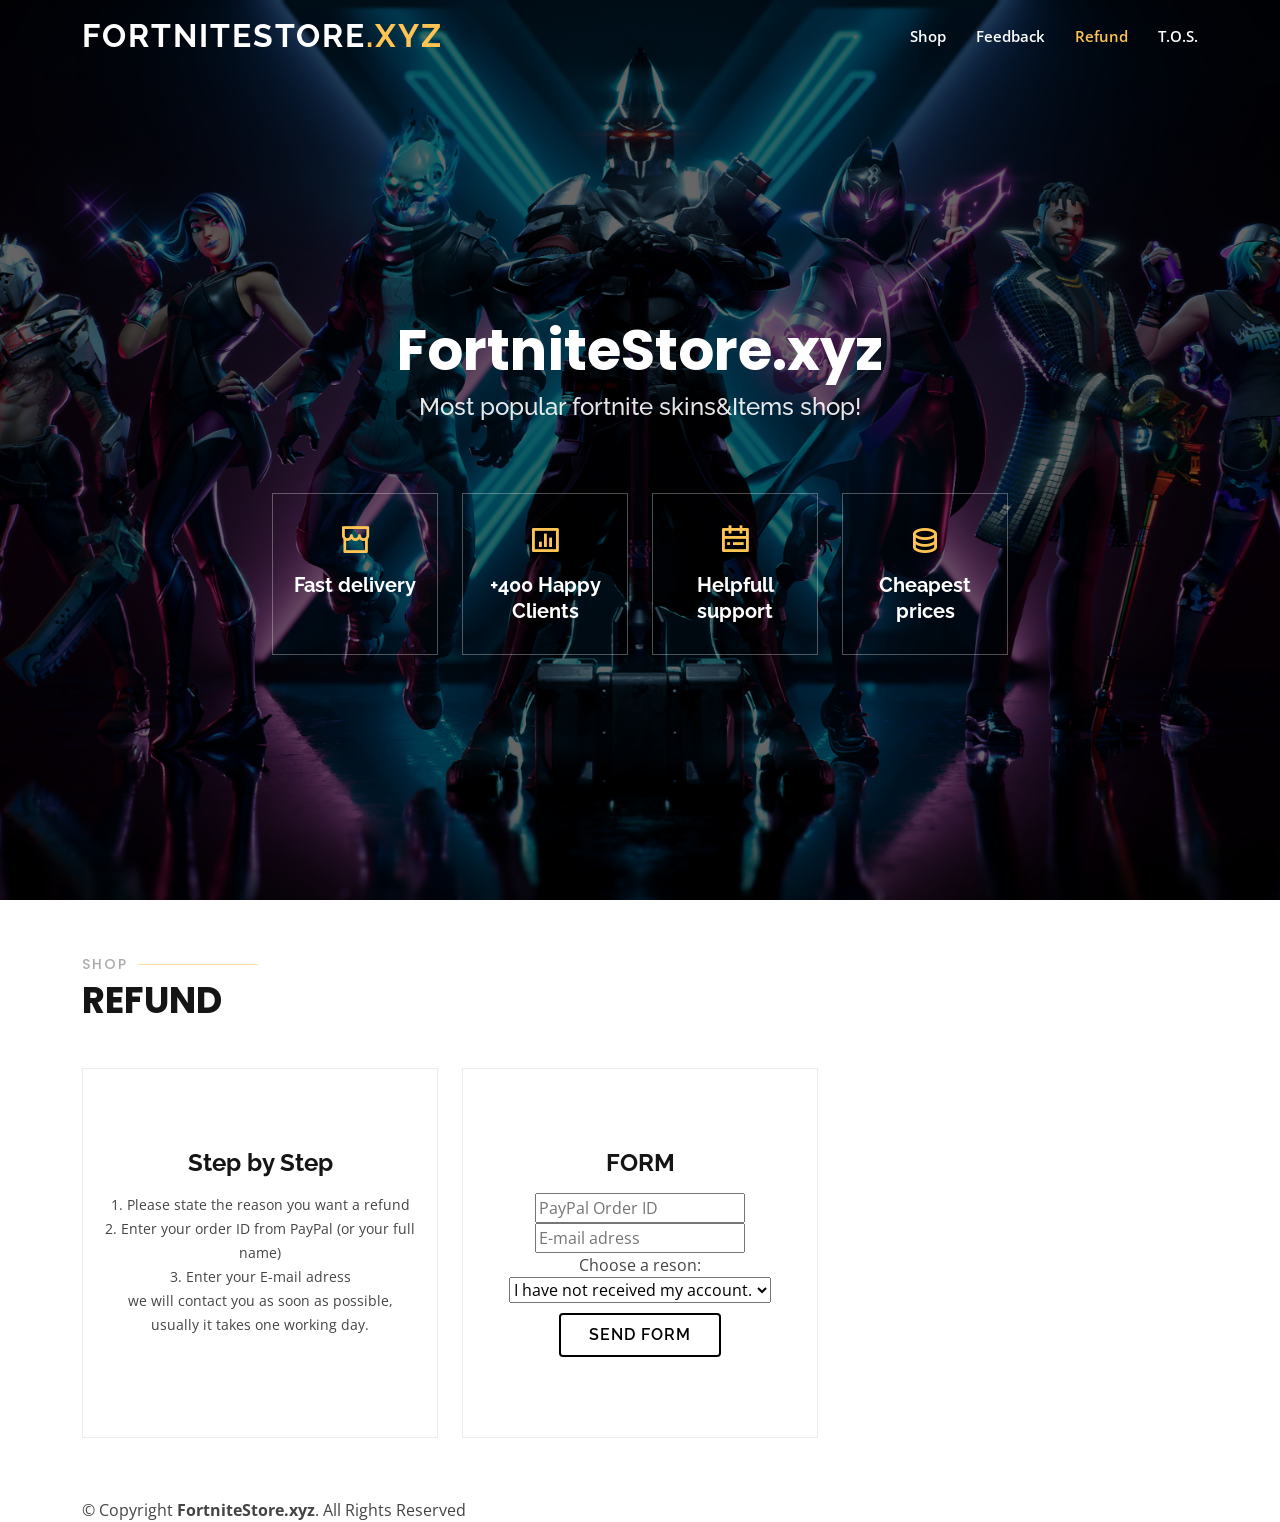
<file: fortnitestore/fortnitestore.xyz/refund.html>
<!DOCTYPE html>

<html lang="en">





<!-- Mirrored from fortnitestore.xyz/refund.html by HTTrack Website Copier/3.x [XR&CO'2014], Tue, 23 Nov 2021 15:38:23 GMT -->

<!-- Added by HTTrack -->
<!-- Mirrored from fortnitestore.xyz/refund.html by HTTrack Website Copier/3.x [XR&CO'2014], Wed, 29 Dec 2021 22:25:44 GMT -->
<meta http-equiv="content-type" content="text/html;charset=utf-8" /><!-- /Added by HTTrack -->

<head>

  <meta charset="utf-8">

  <meta content="width=device-width, initial-scale=1.0" name="viewport">



  <title>FortniteStore.xyz</title>

  <meta content="" name="description">

  <meta content="" name="keywords">





  <link href="assets/img/favicon.png" rel="icon">

  <link href="assets/img/apple-touch-icon.html" rel="apple-touch-icon">





  <link href="https://fonts.googleapis.com/css?family=Open+Sans:300,300i,400,400i,600,600i,700,700i|Raleway:300,300i,400,400i,500,500i,600,600i,700,700i|Poppins:300,300i,400,400i,500,500i,600,600i,700,700i" rel="stylesheet">





  <link href="assets/vendor/aos/aos.css" rel="stylesheet">

  <link href="assets/vendor/bootstrap/css/bootstrap.min.css" rel="stylesheet">

  <link href="assets/vendor/bootstrap-icons/bootstrap-icons.css" rel="stylesheet">

  <link href="assets/vendor/boxicons/css/boxicons.min.css" rel="stylesheet">

  <link href="assets/vendor/glightbox/css/glightbox.min.css" rel="stylesheet">

  <link href="assets/vendor/remixicon/remixicon.css" rel="stylesheet">

  <link href="assets/vendor/swiper/swiper-bundle.min.css" rel="stylesheet">





  <link href="assets/css/style.css" rel="stylesheet">





</head>



<body>



  <!-- ======= Header ======= -->

  <header id="header" class="fixed-top ">

    <div class="container d-flex align-items-center justify-content-lg-between">



      <h1 class="logo me-auto me-lg-0"><a href="index-2.html">FortniteStore<span>.xyz</span></a></h1>

      <!-- Uncomment below if you prefer to use an image logo -->

      <!-- <a href="index.html" class="logo me-auto me-lg-0"><img src="assets/img/logo.png" alt="" class="img-fluid"></a>-->



      <nav id="navbar" class="navbar order-last order-lg-0">

        <ul>

          <li><a class="nav-link scrollto" href="index-2.html">Shop</a></li>

          <li><a class="nav-link scrollto" href="feedback.html">Feedback</a></li>

          <li><a class="nav-link scrollto active" href="refund.html">Refund</a></li>

          <li><a class="nav-link scrollto " href="tos.html">T.O.S.</a></li>

     



 

        </ul>

        <i class="bi bi-list mobile-nav-toggle"></i>

      </nav><!-- .navbar -->



   



    </div>

  </header><!-- End Header -->



  <!-- ======= Hero Section ======= -->

  <section id="hero" class="d-flex align-items-center justify-content-center">

    <div class="container" data-aos="fade-up">



      <div class="row justify-content-center" data-aos="fade-up" data-aos-delay="150">

        <div class="col-xl-6 col-lg-8">

          <h1>FortniteStore.xyz<span></span></h1>

          <h2>Most popular fortnite skins&Items shop!</h2>

        </div>

      </div>



      <div class="row gy-4 mt-5 justify-content-center" data-aos="zoom-in" data-aos-delay="250">

        <div class="col-xl-2 col-md-4">

          <div class="icon-box">

            <i class="ri-store-line"></i>

            <h3><a href="#">Fast delivery</a></h3>

          </div>

        </div>

        <div class="col-xl-2 col-md-4">

          <div class="icon-box">

            <i class="ri-bar-chart-box-line"></i>

            <h3><a href="#">+400 Happy Clients</a></h3>

          </div>

        </div>

        <div class="col-xl-2 col-md-4">

          <div class="icon-box">

            <i class="ri-calendar-todo-line"></i>

            <h3><a href="#">Helpfull support</a></h3>

          </div>

        </div>



        <div class="col-xl-2 col-md-4">

          <div class="icon-box">

            <i class="ri-database-2-line"></i>

            <h3><a href="#">Cheapest prices</a></h3>

          </div>

        </div>

      </div>



    </div>

  </section>

		<div class="popup" id="popup-1">

  <div class="overlay"></div>

  <div class="content">

    <div class="close-btn" onclick="togglePopup()">×</div>

    <h1>SUCCESS!</h1>

	<p></p>

		

	  <p>Thanks for contact</p>

	  <p>we will contact you as soon as possible via e-mail. Have a nice day !</p>

	  

	



	                

                <a href="index-2.html" class="cta-btn">BACK TO SHOP</a>

           

  </div>

</div>

  <main id="main">

		

    <section id="services" class="services">

      <div class="container" data-aos="fade-up">



        <div class="section-title">

          <h2>SHOP</h2>

          <p>REFUND</p>

        </div>



        <div class="row">

          <div class="col-lg-4 col-md-6 d-flex align-items-stretch" data-aos="zoom-in" data-aos-delay="100">

            <div class="icon-box">

           

              <h4><a href="#">Step by Step</a></h4>

              <p>1. Please state the reason you want a refund</p>

			  <p>2. Enter your order ID from PayPal (or your full name)</p>

			  <p>3. Enter your E-mail adress</p>

			  <p></p>

			  <p>we will contact you as soon as possible, usually it takes one working day.</p>

	

            </div>

          </div>



          <div class="col-lg-4 col-md-6 d-flex align-items-stretch mt-4 mt-md-0" data-aos="zoom-in" data-aos-delay="200">

            <div class="icon-box">

         

              <h4><a href="#">FORM</a></h4>

              <p></p>

			  <input type="text" placeholder="PayPal Order ID"> </>

			  <p></p>

			  <input type="text" placeholder="E-mail adress"> </>

			  <p></p>

			  <label for="skins">Choose a reson:</label>



<select name="Skins" id="Skin">

  <option value="1">I have not received my account.</option>

  <option value="2">the product is not as described.</option>

  <option value="3">Another reson.</option>

</select>

		

			    <div class="text-center">

				<a class="cta-btn" onclick="togglePopup()" href="#">SEND FORM</a>

				</div>

            </div>

          </div>



         

	

			  

            </div>

          </div>

		  

        </div>



      </div>

    </section>





   

  



   



   



    <div class="container">

      <div class="copyright">

        &copy; Copyright <strong><span>FortniteStore.xyz</span></strong>. All Rights Reserved

      </div>

      <div class="credits">



      </div>

    </div>

  </footer>



  <div id="preloader"></div>

  <a href="#" class="back-to-top d-flex align-items-center justify-content-center"><i class="bi bi-arrow-up-short"></i></a>



<script>

	function togglePopup(){

  document.getElementById("popup-1").classList.toggle("active");

}

</script>

  <script src="assets/vendor/aos/aos.js"></script>

  <script src="assets/vendor/bootstrap/js/bootstrap.bundle.min.js"></script>

  <script src="assets/vendor/glightbox/js/glightbox.min.js"></script>

  <script src="assets/vendor/isotope-layout/isotope.pkgd.min.js"></script>

  <script src="assets/vendor/php-email-form/validate.js"></script>

  <script src="assets/vendor/purecounter/purecounter.js"></script>

  <script src="assets/vendor/swiper/swiper-bundle.min.js"></script>





  <script src="assets/js/main.js"></script>



</body>





<!-- Mirrored from fortnitestore.xyz/refund.html by HTTrack Website Copier/3.x [XR&CO'2014], Tue, 23 Nov 2021 15:38:23 GMT -->


<!-- Mirrored from fortnitestore.xyz/refund.html by HTTrack Website Copier/3.x [XR&CO'2014], Wed, 29 Dec 2021 22:25:44 GMT -->
</html>
</file>
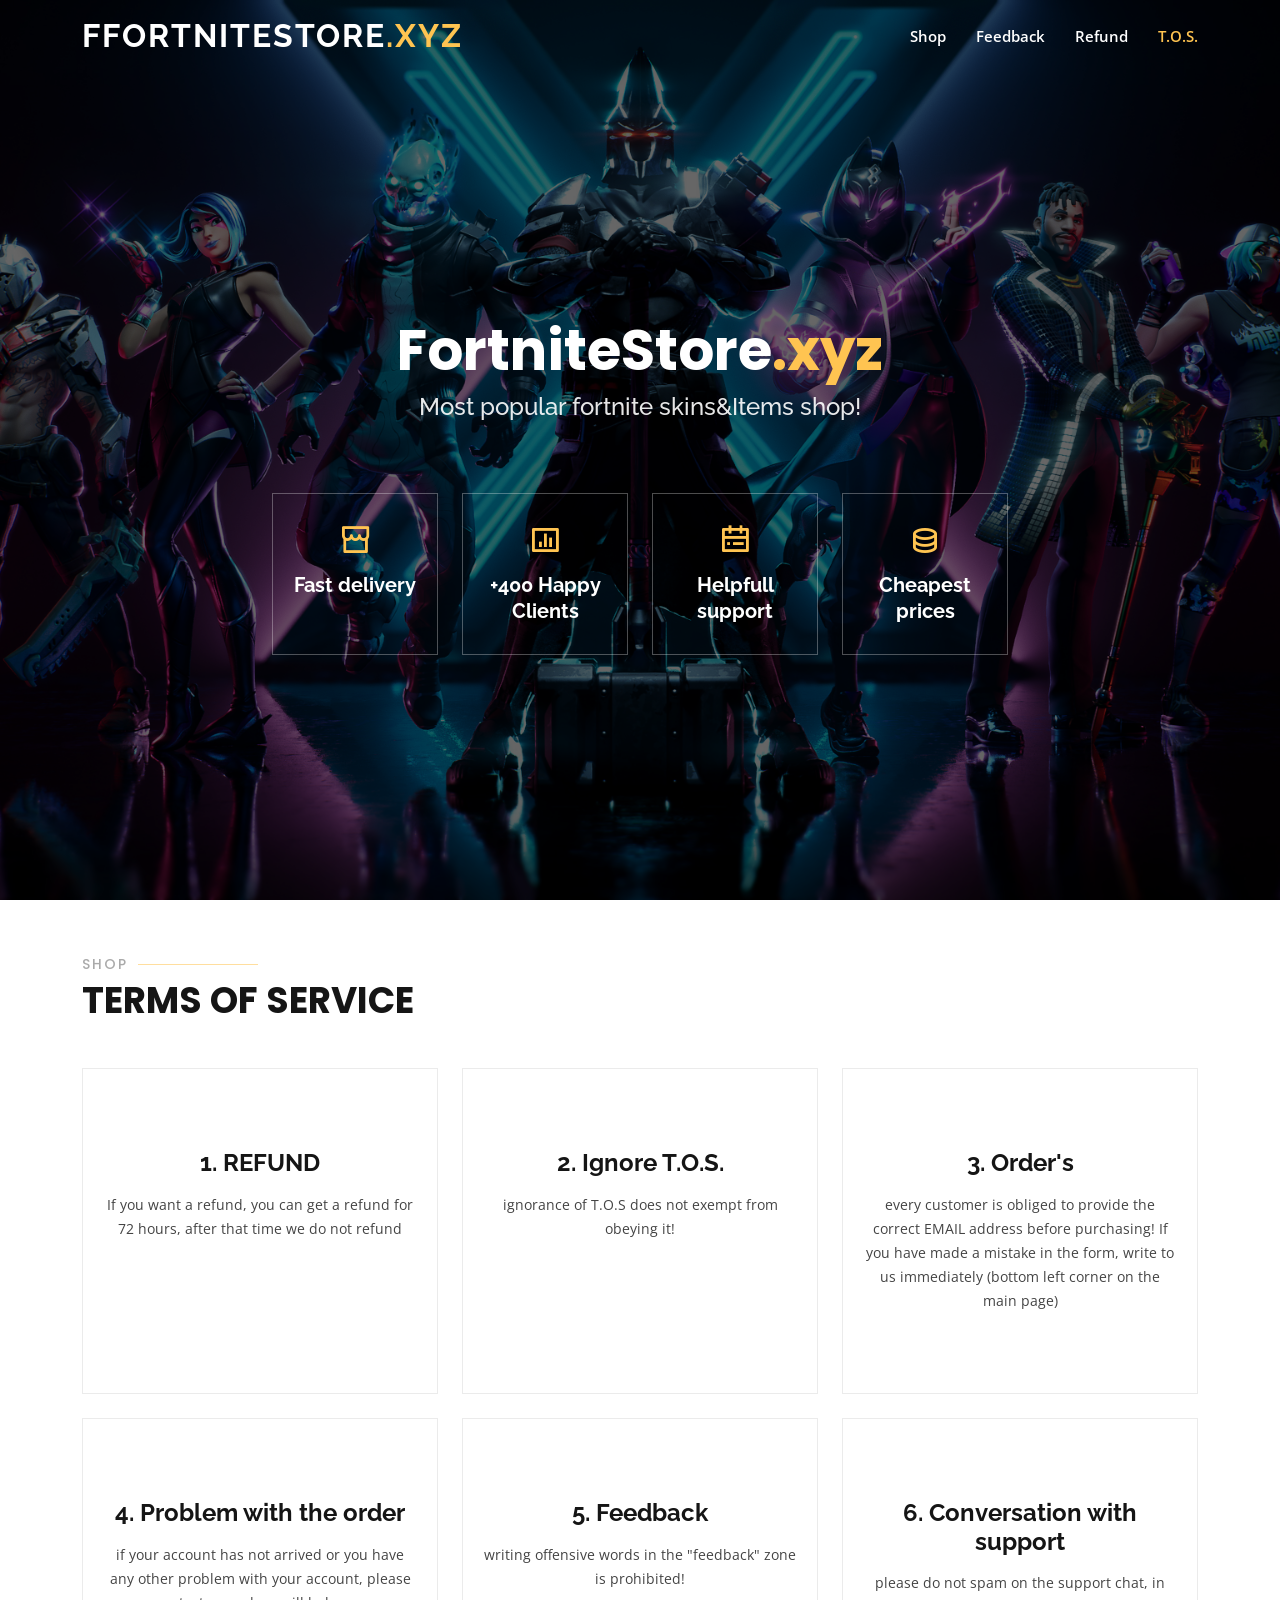
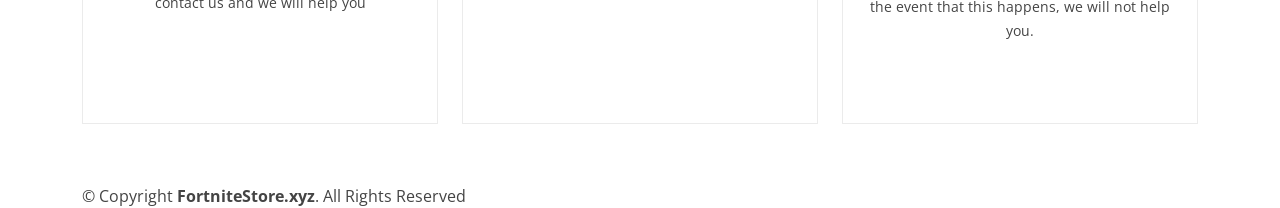
<file: fortnitestore/fortnitestore.xyz/tos.html>
<!DOCTYPE html>

<html lang="en">





<!-- Mirrored from fortnitestore.xyz/tos.html by HTTrack Website Copier/3.x [XR&CO'2014], Tue, 23 Nov 2021 15:38:23 GMT -->

<!-- Added by HTTrack -->
<!-- Mirrored from fortnitestore.xyz/tos.html by HTTrack Website Copier/3.x [XR&CO'2014], Wed, 29 Dec 2021 22:25:44 GMT -->
<meta http-equiv="content-type" content="text/html;charset=utf-8" /><!-- /Added by HTTrack -->

<head>

  <meta charset="utf-8">

  <meta content="width=device-width, initial-scale=1.0" name="viewport">



  <title>FortniteStore.xyz</title>

  <meta content="" name="description">

  <meta content="" name="keywords">





  <link href="assets/img/favicon.png" rel="icon">

  <link href="assets/img/apple-touch-icon.html" rel="apple-touch-icon">





  <link href="https://fonts.googleapis.com/css?family=Open+Sans:300,300i,400,400i,600,600i,700,700i|Raleway:300,300i,400,400i,500,500i,600,600i,700,700i|Poppins:300,300i,400,400i,500,500i,600,600i,700,700i" rel="stylesheet">





  <link href="assets/vendor/aos/aos.css" rel="stylesheet">

  <link href="assets/vendor/bootstrap/css/bootstrap.min.css" rel="stylesheet">

  <link href="assets/vendor/bootstrap-icons/bootstrap-icons.css" rel="stylesheet">

  <link href="assets/vendor/boxicons/css/boxicons.min.css" rel="stylesheet">

  <link href="assets/vendor/glightbox/css/glightbox.min.css" rel="stylesheet">

  <link href="assets/vendor/remixicon/remixicon.css" rel="stylesheet">

  <link href="assets/vendor/swiper/swiper-bundle.min.css" rel="stylesheet">





  <link href="assets/css/style.css" rel="stylesheet">





</head>



<body>



  <!-- ======= Header ======= -->

  <header id="header" class="fixed-top ">

    <div class="container d-flex align-items-center justify-content-lg-between">



      <h1 class="logo me-auto me-lg-0"><a href="index-2.html">fFortniteStore<span>.xyz</span></a></h1>

      <!-- Uncomment below if you prefer to use an image logo -->

      <!-- <a href="index.html" class="logo me-auto me-lg-0"><img src="assets/img/logo.png" alt="" class="img-fluid"></a>-->



      <nav id="navbar" class="navbar order-last order-lg-0">

        <ul>

          <li><a class="nav-link scrollto" href="index-2.html">Shop</a></li>

          <li><a class="nav-link scrollto" href="feedback.html">Feedback</a></li>

          <li><a class="nav-link scrollto" href="refund.html">Refund</a></li>

          <li><a class="nav-link scrollto active" href="tos.html">T.O.S.</a></li>

     



 

        </ul>

        <i class="bi bi-list mobile-nav-toggle"></i>

      </nav><!-- .navbar -->



   



    </div>

  </header><!-- End Header -->



  <!-- ======= Hero Section ======= -->

  <section id="hero" class="d-flex align-items-center justify-content-center">

    <div class="container" data-aos="fade-up">



      <div class="row justify-content-center" data-aos="fade-up" data-aos-delay="150">

        <div class="col-xl-6 col-lg-8">

          <h1>FortniteStore<span>.xyz</span></h1>

          <h2>Most popular fortnite skins&Items shop!</h2>

        </div>

      </div>



      <div class="row gy-4 mt-5 justify-content-center" data-aos="zoom-in" data-aos-delay="250">

        <div class="col-xl-2 col-md-4">

          <div class="icon-box">

            <i class="ri-store-line"></i>

            <h3><a href="#">Fast delivery</a></h3>

          </div>

        </div>

        <div class="col-xl-2 col-md-4">

          <div class="icon-box">

            <i class="ri-bar-chart-box-line"></i>

            <h3><a href="#">+400 Happy Clients</a></h3>

          </div>

        </div>

        <div class="col-xl-2 col-md-4">

          <div class="icon-box">

            <i class="ri-calendar-todo-line"></i>

            <h3><a href="#">Helpfull support</a></h3>

          </div>

        </div>



        <div class="col-xl-2 col-md-4">

          <div class="icon-box">

            <i class="ri-database-2-line"></i>

            <h3><a href="#">Cheapest prices</a></h3>

          </div>

        </div>

      </div>



    </div>

  </section>



  <main id="main">

		

    <section id="services" class="services">

      <div class="container" data-aos="fade-up">



        <div class="section-title">

          <h2>SHOP</h2>

          <p>Terms Of Service</p>

        </div>



        <div class="row">

          <div class="col-lg-4 col-md-6 d-flex align-items-stretch" data-aos="zoom-in" data-aos-delay="100">

            <div class="icon-box">

              

				   <p></p>

              <h4><a href="#">1. REFUND</a></h4>

              <p>If you want a refund, you can get a refund for 72 hours, after that time we do not refund</p>

			  <p></p>

	

            </div>

          </div>



          <div class="col-lg-4 col-md-6 d-flex align-items-stretch mt-4 mt-md-0" data-aos="zoom-in" data-aos-delay="200">

            <div class="icon-box">

              

				   <p></p>

              <h4><a href="#">2. Ignore T.O.S.</a></h4>

              <p>ignorance of T.O.S does not exempt from obeying it!</p>

			  <p></p>

		

			  

            </div>

          </div>



          <div class="col-lg-4 col-md-6 d-flex align-items-stretch mt-4 mt-lg-0" data-aos="zoom-in" data-aos-delay="300">

            <div class="icon-box">

          

				   <p></p>

              <h4><a href="#">3. Order's</a></h4>

              <p>every customer is obliged to provide the correct EMAIL address before purchasing! If you have made a mistake in the form, write to us immediately (bottom left corner on the main page)</p>

			  <p></p>

		

			  

            </div>

          </div>



          <div class="col-lg-4 col-md-6 d-flex align-items-stretch mt-4" data-aos="zoom-in" data-aos-delay="100">

            <div class="icon-box">

             

				   <p></p>

              <h4><a href="#">4. Problem with the order</a></h4>

              <p>if your account has not arrived or you have any other problem with your account, please contact us and we will help you</p>

			  <p></p>

		

            </div>

          </div>



          <div class="col-lg-4 col-md-6 d-flex align-items-stretch mt-4" data-aos="zoom-in" data-aos-delay="200">

            <div class="icon-box">

                 

				   <p></p>

              <h4><a href="#">5. Feedback</a></h4>

              <p>writing offensive words in the "feedback" zone is prohibited!</p>

			  <p></p>

		

			  

            </div>

          </div>



          <div class="col-lg-4 col-md-6 d-flex align-items-stretch mt-4" data-aos="zoom-in" data-aos-delay="300">

            <div class="icon-box">

            

				   <p></p>

              <h4><a href="#">6. Conversation with support</a></h4>

              <p>please do not spam on the support chat, in the event that this happens, we will not help you.</p>

			  <p></p>

		

			

            </div>

          </div>

			

		  

		 



	

			  

            </div>

          </div>

		  

        </div>



      </div>

    </section>





   

  



   



   



    <div class="container">

      <div class="copyright">

        &copy; Copyright <strong><span>FortniteStore.xyz</span></strong>. All Rights Reserved

      </div>

      <div class="credits">



      </div>

    </div>

  </footer>



  <div id="preloader"></div>

  <a href="#" class="back-to-top d-flex align-items-center justify-content-center"><i class="bi bi-arrow-up-short"></i></a>



<script>

	function togglePopup(){

  document.getElementById("popup-1").classList.toggle("active");

}

</script>

  <script src="assets/vendor/aos/aos.js"></script>

  <script src="assets/vendor/bootstrap/js/bootstrap.bundle.min.js"></script>

  <script src="assets/vendor/glightbox/js/glightbox.min.js"></script>

  <script src="assets/vendor/isotope-layout/isotope.pkgd.min.js"></script>

  <script src="assets/vendor/php-email-form/validate.js"></script>

  <script src="assets/vendor/purecounter/purecounter.js"></script>

  <script src="assets/vendor/swiper/swiper-bundle.min.js"></script>





  <script src="assets/js/main.js"></script>



</body>





<!-- Mirrored from fortnitestore.xyz/tos.html by HTTrack Website Copier/3.x [XR&CO'2014], Tue, 23 Nov 2021 15:38:23 GMT -->


<!-- Mirrored from fortnitestore.xyz/tos.html by HTTrack Website Copier/3.x [XR&CO'2014], Wed, 29 Dec 2021 22:25:44 GMT -->
</html>
</file>
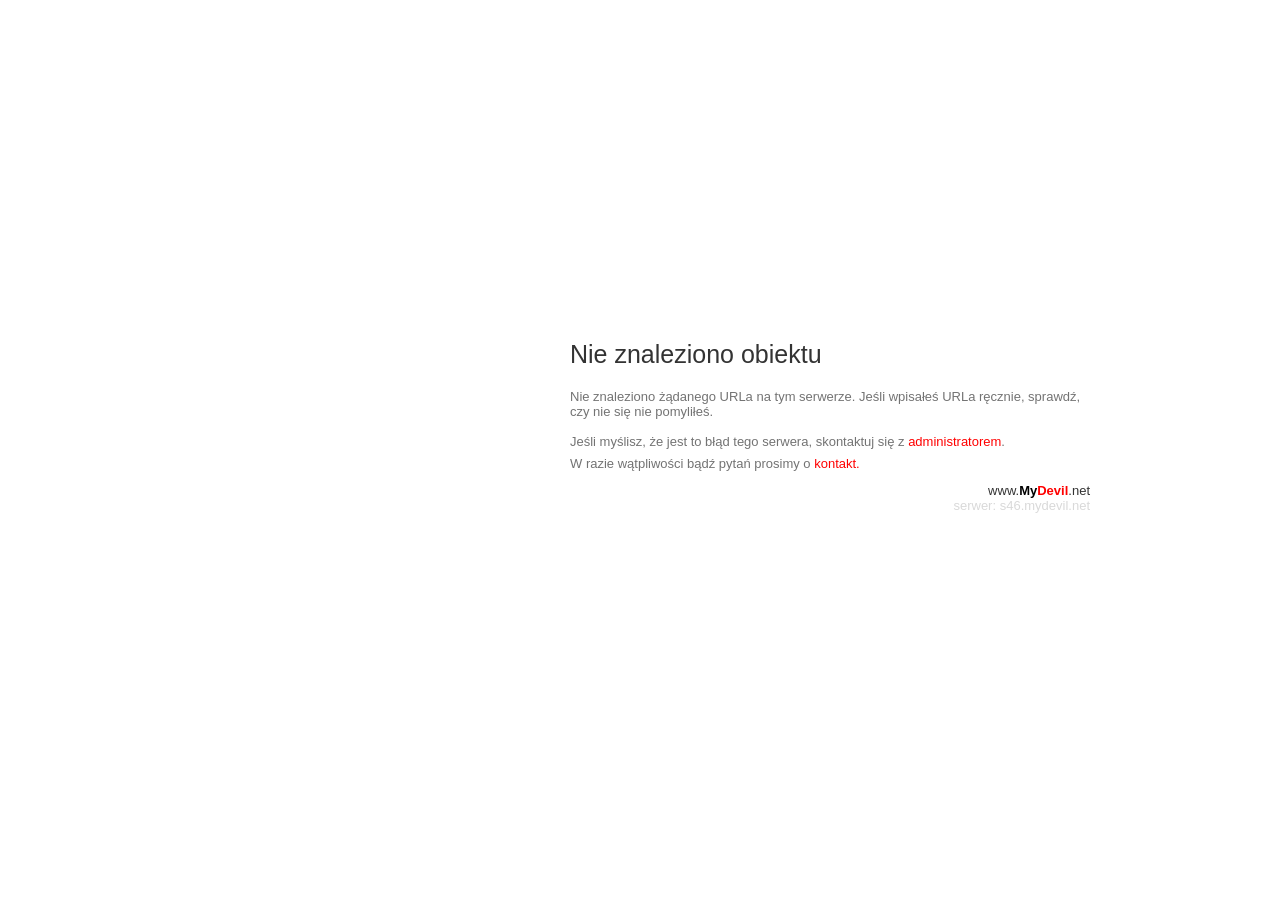
<file: fortnitestore/fortnitestore.xyz/client.crisp.chat/l.html>
<!DOCTYPE html5>
<html>
<head>
    <link rel="shortcut icon" type="image/x-icon" href="https://www.mydevil.net/favicon.ico" />
    <meta charset="UTF-8" />
    <meta name="description" content="404: Nie znaleziono obiektu" />
    <title>404 Nie znaleziono obiektu</title>
    <style type="text/css">
        * {
            margin: 0;
            padding: 0;
            border: 0;
        }

        html,
        body {
            width:100%;
            height:100%;
            margin:0;
            padding:0;
        }
        
        body {
            background: #fff;
            font-family: 'Open Sans', Arial, Verdana;
            font-size: 13px;
            color: #737373;
        }
        html {display:table;}
        body {
            display:table-cell;
            vertical-align:middle;
        }
        
        h1 {
            color: #FFF;
            font-size: 96px;
            font-weight: normal;
            margin-bottom: 20px;
            float: left;
            padding-top: 48px;
            width: 300px;
            height: 342px;
            background: url('https://static.mydevil.net/logo5.png') no-repeat center center;
        }

        h2 {
            color: #333;
            font-size: 25px;
            font-weight: normal;
            margin-bottom: 20px;
        }

        h1 span {
            display: block;
            margin-left: 88px;
            margin-top: 65px;
            width: 213px;
            text-align: center;
        }

        p {
            margin-top: 7px;
            margin-bottom: 7px;
        }

        p:first-child {
            margin-top: 0;
        }

        #mainwrapper {
            width: 900px;
            margin: 0 auto;
        }

        a {
            color: #FF0000;
            text-decoration: none;
        }

        a:hover, a:focus {
            text-decoration: underline;
        }

        #footer {
            /*border-top: 1px solid #DEDEDE;*/
            text-align: right;
            margin-top: 5px;
            padding-top: 5px;
        }

        a.footer {
            color: #333 !important;
        }

        a.footer strong {
            color: #000;
        }

        a.footer span {
            color: #ff0000;
        }

        #main {
            float: right;
            width: 520px;
            padding-left: 50px;
            background: url('https://static.mydevil.net/grad.png') no-repeat left center;
            height: 230px;
            padding-top: 30px;
            margin-top: 65px;

        }

        span.grey {
            color: #D9D9D9;
        }
    </style>
</head>
<body>
        <div id="mainwrapper">
            <h1><span>404</span></h1>

            <div id="main">
                <h2>Nie znaleziono obiektu</h2>
                <p>Nie znaleziono żądanego URLa na tym serwerze. Jeśli wpisałeś URLa ręcznie, sprawdź, czy nie się nie pomyliłeś.
<br /><br />
Jeśli myślisz, że jest to błąd tego serwera, skontaktuj się z <a href="https://www.mydevil.net/kontakt.html">administratorem</a>.</p>

                <p class="small">W razie wątpliwości bądź pytań prosimy o <a href="https://www.mydevil.net/kontakt.html" title="MyDevil.net - formularz kontaktowy">kontakt.</a></p>
                <div id="footer">
                    <a class="footer" href="https://www.mydevil.net">www.<strong>My<span>Devil</span></strong>.net</a><br />
                    <span class="grey">serwer: s46.mydevil.net</span>
                </div>
            </div>
        </div>
</body>
</html>
</file>
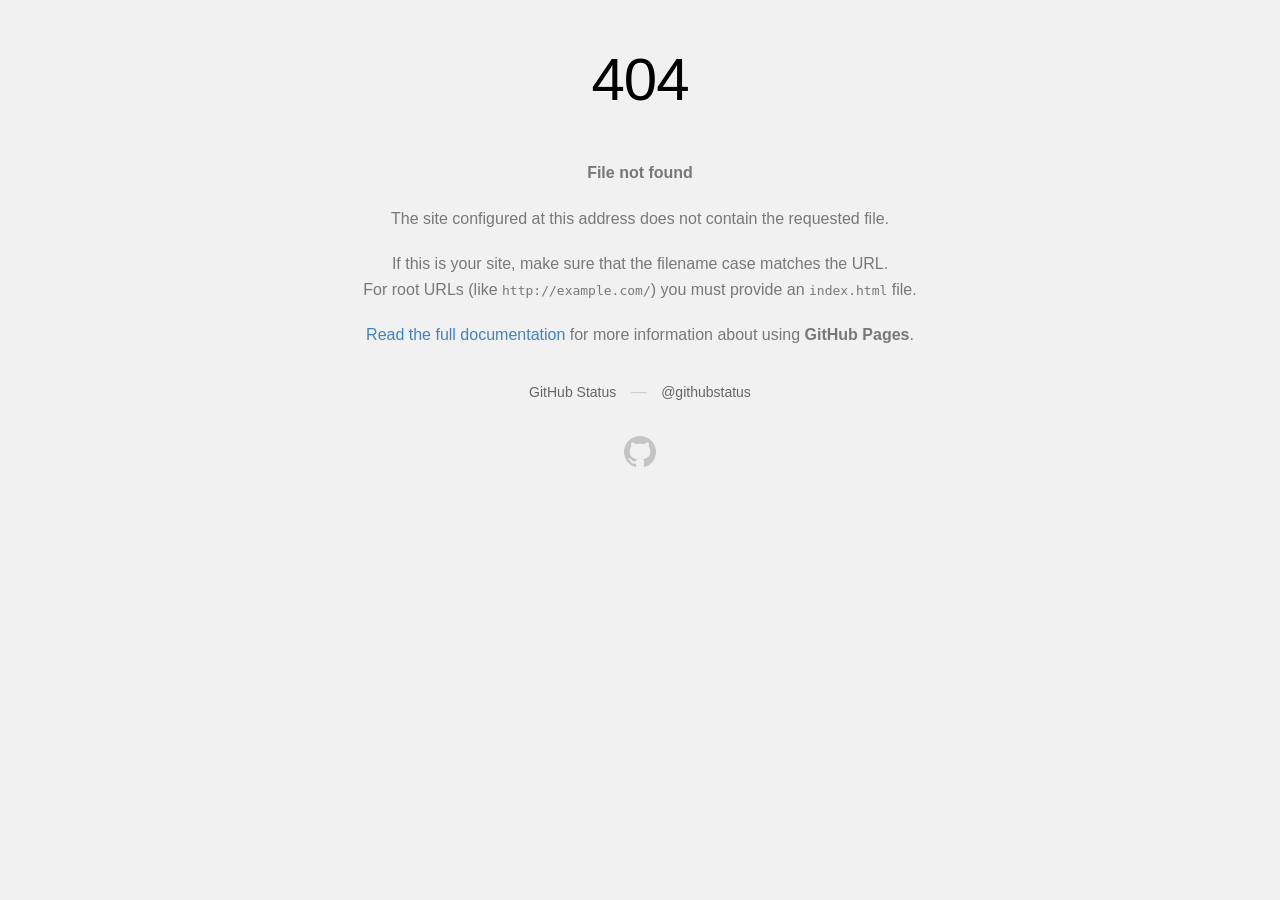
<file: fortnitestore/fortnitestore.xyz/assets/img/apple-touch-icon.html>
<!DOCTYPE html>
<html>
  
<!-- Mirrored from fortnitestore.xyz/assets/img/apple-touch-icon.html by HTTrack Website Copier/3.x [XR&CO'2014], Wed, 29 Dec 2021 22:24:13 GMT -->
<head>
    <meta http-equiv="Content-type" content="text/html; charset=utf-8">
    <meta http-equiv="Content-Security-Policy" content="default-src 'none'; style-src 'unsafe-inline'; img-src data:; connect-src 'self'">
    <title>Page not found &middot; GitHub Pages</title>
    <style type="text/css" media="screen">
      body {
        background-color: #f1f1f1;
        margin: 0;
        font-family: "Helvetica Neue", Helvetica, Arial, sans-serif;
      }

      .container { margin: 50px auto 40px auto; width: 600px; text-align: center; }

      a { color: #4183c4; text-decoration: none; }
      a:hover { text-decoration: underline; }

      h1 { width: 800px; position:relative; left: -100px; letter-spacing: -1px; line-height: 60px; font-size: 60px; font-weight: 100; margin: 0px 0 50px 0; text-shadow: 0 1px 0 #fff; }
      p { color: rgba(0, 0, 0, 0.5); margin: 20px 0; line-height: 1.6; }

      ul { list-style: none; margin: 25px 0; padding: 0; }
      li { display: table-cell; font-weight: bold; width: 1%; }

      .logo { display: inline-block; margin-top: 35px; }
      .logo-img-2x { display: none; }
      @media
      only screen and (-webkit-min-device-pixel-ratio: 2),
      only screen and (   min--moz-device-pixel-ratio: 2),
      only screen and (     -o-min-device-pixel-ratio: 2/1),
      only screen and (        min-device-pixel-ratio: 2),
      only screen and (                min-resolution: 192dpi),
      only screen and (                min-resolution: 2dppx) {
        .logo-img-1x { display: none; }
        .logo-img-2x { display: inline-block; }
      }

      #suggestions {
        margin-top: 35px;
        color: #ccc;
      }
      #suggestions a {
        color: #666666;
        font-weight: 200;
        font-size: 14px;
        margin: 0 10px;
      }

    </style>
  </head>
  <body>

    <div class="container">

      <h1>404</h1>
      <p><strong>File not found</strong></p>

      <p>
        The site configured at this address does not
        contain the requested file.
      </p>

      <p>
        If this is your site, make sure that the filename case matches the URL.<br>
        For root URLs (like <code>http://example.com/</code>) you must provide an
        <code>index.html</code> file.
      </p>

      <p>
        <a href="https://help.github.com/pages/">Read the full documentation</a>
        for more information about using <strong>GitHub Pages</strong>.
      </p>

      <div id="suggestions">
        <a href="https://githubstatus.com/">GitHub Status</a> &mdash;
        <a href="https://twitter.com/githubstatus">@githubstatus</a>
      </div>

      <a href="../../index.html" class="logo logo-img-1x">
        <img width="32" height="32" title="" alt="" src="[data-uri]">
      </a>

      <a href="../../index.html" class="logo logo-img-2x">
        <img width="32" height="32" title="" alt="" src="[data-uri]">
      </a>
    </div>
  </body>

<!-- Mirrored from fortnitestore.xyz/assets/img/apple-touch-icon.html by HTTrack Website Copier/3.x [XR&CO'2014], Wed, 29 Dec 2021 22:24:13 GMT -->
</html>
</file>
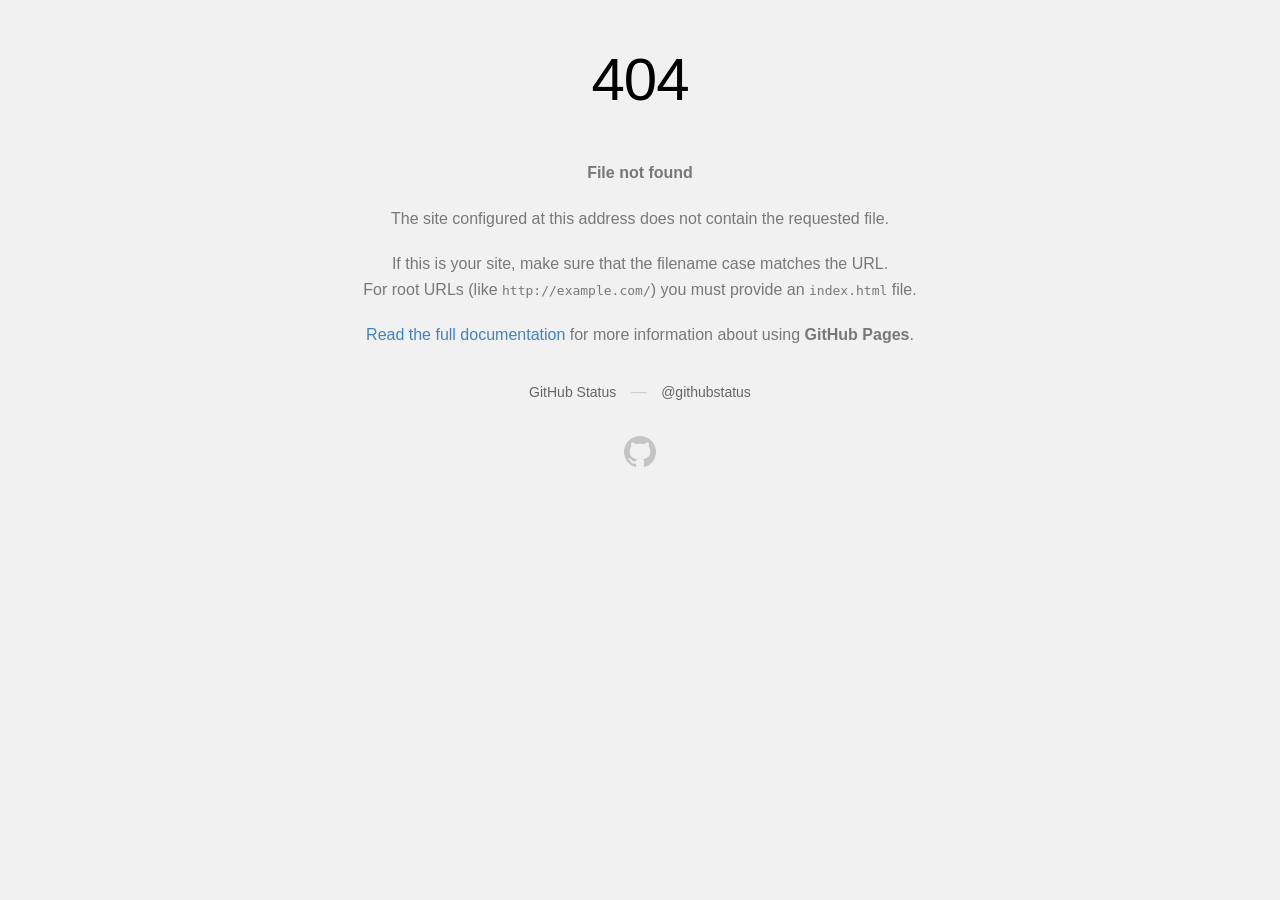
<file: fortnitestore/fortnitestore.xyz/assets/img/counts-img.html>
<!DOCTYPE html>
<html>
  
<!-- Mirrored from fortnitestore.xyz/assets/img/counts-img.html by HTTrack Website Copier/3.x [XR&CO'2014], Wed, 29 Dec 2021 22:29:22 GMT -->
<head>
    <meta http-equiv="Content-type" content="text/html; charset=utf-8">
    <meta http-equiv="Content-Security-Policy" content="default-src 'none'; style-src 'unsafe-inline'; img-src data:; connect-src 'self'">
    <title>Page not found &middot; GitHub Pages</title>
    <style type="text/css" media="screen">
      body {
        background-color: #f1f1f1;
        margin: 0;
        font-family: "Helvetica Neue", Helvetica, Arial, sans-serif;
      }

      .container { margin: 50px auto 40px auto; width: 600px; text-align: center; }

      a { color: #4183c4; text-decoration: none; }
      a:hover { text-decoration: underline; }

      h1 { width: 800px; position:relative; left: -100px; letter-spacing: -1px; line-height: 60px; font-size: 60px; font-weight: 100; margin: 0px 0 50px 0; text-shadow: 0 1px 0 #fff; }
      p { color: rgba(0, 0, 0, 0.5); margin: 20px 0; line-height: 1.6; }

      ul { list-style: none; margin: 25px 0; padding: 0; }
      li { display: table-cell; font-weight: bold; width: 1%; }

      .logo { display: inline-block; margin-top: 35px; }
      .logo-img-2x { display: none; }
      @media
      only screen and (-webkit-min-device-pixel-ratio: 2),
      only screen and (   min--moz-device-pixel-ratio: 2),
      only screen and (     -o-min-device-pixel-ratio: 2/1),
      only screen and (        min-device-pixel-ratio: 2),
      only screen and (                min-resolution: 192dpi),
      only screen and (                min-resolution: 2dppx) {
        .logo-img-1x { display: none; }
        .logo-img-2x { display: inline-block; }
      }

      #suggestions {
        margin-top: 35px;
        color: #ccc;
      }
      #suggestions a {
        color: #666666;
        font-weight: 200;
        font-size: 14px;
        margin: 0 10px;
      }

    </style>
  </head>
  <body>

    <div class="container">

      <h1>404</h1>
      <p><strong>File not found</strong></p>

      <p>
        The site configured at this address does not
        contain the requested file.
      </p>

      <p>
        If this is your site, make sure that the filename case matches the URL.<br>
        For root URLs (like <code>http://example.com/</code>) you must provide an
        <code>index.html</code> file.
      </p>

      <p>
        <a href="https://help.github.com/pages/">Read the full documentation</a>
        for more information about using <strong>GitHub Pages</strong>.
      </p>

      <div id="suggestions">
        <a href="https://githubstatus.com/">GitHub Status</a> &mdash;
        <a href="https://twitter.com/githubstatus">@githubstatus</a>
      </div>

      <a href="../../index.html" class="logo logo-img-1x">
        <img width="32" height="32" title="" alt="" src="[data-uri]">
      </a>

      <a href="../../index.html" class="logo logo-img-2x">
        <img width="32" height="32" title="" alt="" src="[data-uri]">
      </a>
    </div>
  </body>

<!-- Mirrored from fortnitestore.xyz/assets/img/counts-img.html by HTTrack Website Copier/3.x [XR&CO'2014], Wed, 29 Dec 2021 22:29:22 GMT -->
</html>
</file>
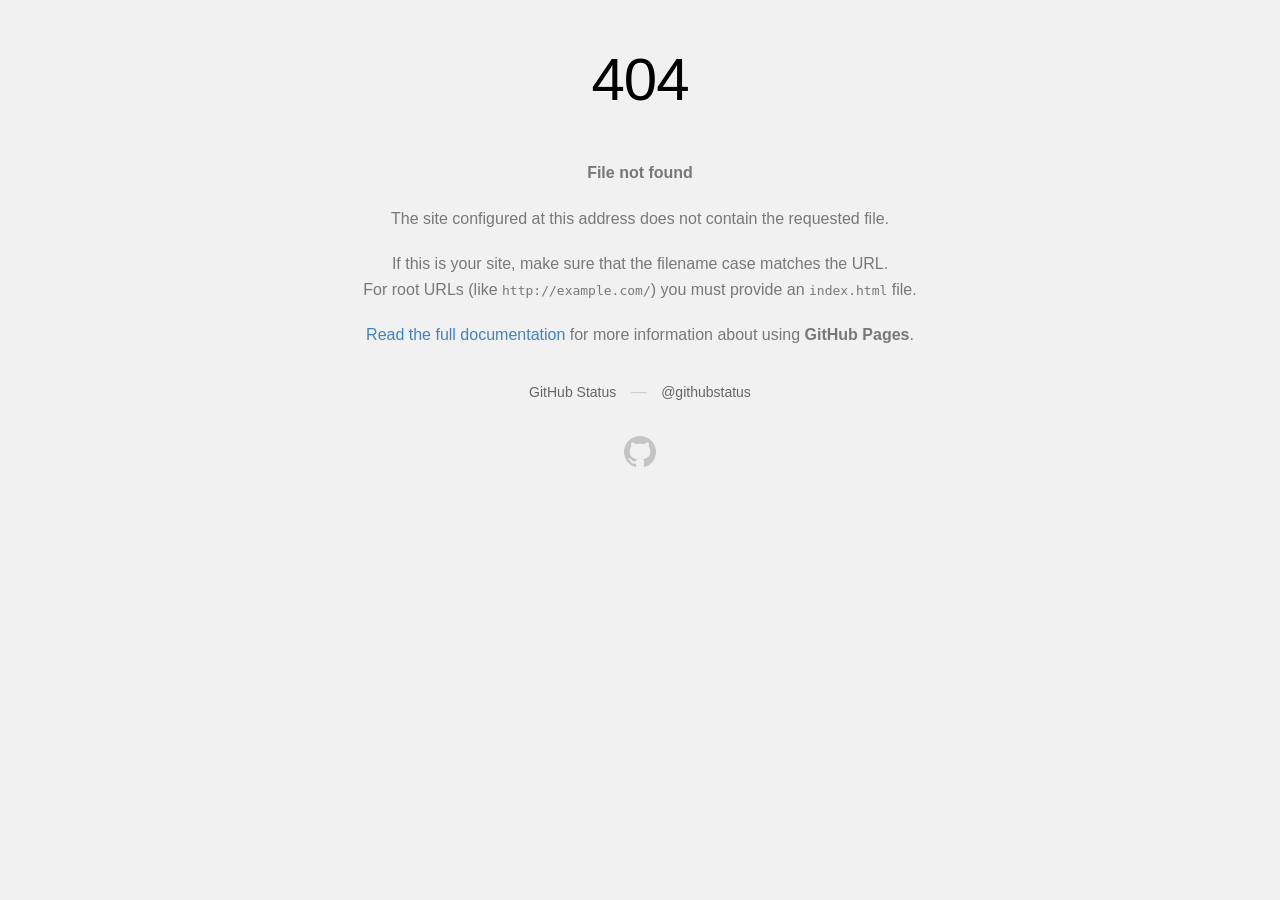
<file: fortnitestore/fortnitestore.xyz/assets/img/cta-bg.html>
<!DOCTYPE html>
<html>
  
<!-- Mirrored from fortnitestore.xyz/assets/img/cta-bg.html by HTTrack Website Copier/3.x [XR&CO'2014], Wed, 29 Dec 2021 22:29:22 GMT -->
<head>
    <meta http-equiv="Content-type" content="text/html; charset=utf-8">
    <meta http-equiv="Content-Security-Policy" content="default-src 'none'; style-src 'unsafe-inline'; img-src data:; connect-src 'self'">
    <title>Page not found &middot; GitHub Pages</title>
    <style type="text/css" media="screen">
      body {
        background-color: #f1f1f1;
        margin: 0;
        font-family: "Helvetica Neue", Helvetica, Arial, sans-serif;
      }

      .container { margin: 50px auto 40px auto; width: 600px; text-align: center; }

      a { color: #4183c4; text-decoration: none; }
      a:hover { text-decoration: underline; }

      h1 { width: 800px; position:relative; left: -100px; letter-spacing: -1px; line-height: 60px; font-size: 60px; font-weight: 100; margin: 0px 0 50px 0; text-shadow: 0 1px 0 #fff; }
      p { color: rgba(0, 0, 0, 0.5); margin: 20px 0; line-height: 1.6; }

      ul { list-style: none; margin: 25px 0; padding: 0; }
      li { display: table-cell; font-weight: bold; width: 1%; }

      .logo { display: inline-block; margin-top: 35px; }
      .logo-img-2x { display: none; }
      @media
      only screen and (-webkit-min-device-pixel-ratio: 2),
      only screen and (   min--moz-device-pixel-ratio: 2),
      only screen and (     -o-min-device-pixel-ratio: 2/1),
      only screen and (        min-device-pixel-ratio: 2),
      only screen and (                min-resolution: 192dpi),
      only screen and (                min-resolution: 2dppx) {
        .logo-img-1x { display: none; }
        .logo-img-2x { display: inline-block; }
      }

      #suggestions {
        margin-top: 35px;
        color: #ccc;
      }
      #suggestions a {
        color: #666666;
        font-weight: 200;
        font-size: 14px;
        margin: 0 10px;
      }

    </style>
  </head>
  <body>

    <div class="container">

      <h1>404</h1>
      <p><strong>File not found</strong></p>

      <p>
        The site configured at this address does not
        contain the requested file.
      </p>

      <p>
        If this is your site, make sure that the filename case matches the URL.<br>
        For root URLs (like <code>http://example.com/</code>) you must provide an
        <code>index.html</code> file.
      </p>

      <p>
        <a href="https://help.github.com/pages/">Read the full documentation</a>
        for more information about using <strong>GitHub Pages</strong>.
      </p>

      <div id="suggestions">
        <a href="https://githubstatus.com/">GitHub Status</a> &mdash;
        <a href="https://twitter.com/githubstatus">@githubstatus</a>
      </div>

      <a href="../../index.html" class="logo logo-img-1x">
        <img width="32" height="32" title="" alt="" src="[data-uri]">
      </a>

      <a href="../../index.html" class="logo logo-img-2x">
        <img width="32" height="32" title="" alt="" src="[data-uri]">
      </a>
    </div>
  </body>

<!-- Mirrored from fortnitestore.xyz/assets/img/cta-bg.html by HTTrack Website Copier/3.x [XR&CO'2014], Wed, 29 Dec 2021 22:29:22 GMT -->
</html>
</file>
<file: fortnitestore/fortnitestore.xyz/assets/css/style.css>
/**
* Template Name: Gp - v4.6.0
* Template URL: https://bootstrapmade.com/gp-free-multipurpose-html-bootstrap-template/
* Author: BootstrapMade.com
* License: https://bootstrapmade.com/license/
*/

/*--------------------------------------------------------------
# General
--------------------------------------------------------------*/
body {
  font-family: "Open Sans", sans-serif;
  color: #444444;
}

a {
  color: #ffc451;
  text-decoration: none;
}

a:hover {
  color: #ffd584;
  text-decoration: none;
}

h1, h2, h3, h4, h5, h6 {
  font-family: "Raleway", sans-serif;
}

/*--------------------------------------------------------------
# Back to top button
--------------------------------------------------------------*/
.back-to-top {
  position: fixed;
  visibility: hidden;
  opacity: 0;
  right: 15px;
  bottom: 15px;
  z-index: 996;
  background: #ffc451;
  width: 40px;
  height: 40px;
  border-radius: 4px;
  transition: all 0.4s;
}
.back-to-top i {
  font-size: 28px;
  color: #151515;
  line-height: 0;
}
.back-to-top:hover {
  background: #151515;
}
.back-to-top:hover i {
  color: #ffc451;
}
.back-to-top.active {
  visibility: visible;
  opacity: 1;
}

/*--------------------------------------------------------------
# Preloader
--------------------------------------------------------------*/
#preloader {
  position: fixed;
  top: 0;
  left: 0;
  right: 0;
  bottom: 0;
  z-index: 9999;
  overflow: hidden;
  background: #151515;
}

#preloader:before {
  content: "";
  position: fixed;
  top: calc(50% - 0px);
  left: calc(50% - 30px);
  border: 6px solid #ffc451;
  border-top-color: #151515;
  border-bottom-color: #151515;
  border-radius: 50%;
  width: 60px;
  height: 60px;
  -webkit-animation: animate-preloader 1s linear infinite;
  animation: animate-preloader 1s linear infinite;
}

@-webkit-keyframes animate-preloader {
  0% {
    transform: rotate(0deg);
  }
  100% {
    transform: rotate(360deg);
  }
}

@keyframes animate-preloader {
  0% {
    transform: rotate(0deg);
  }
  100% {
    transform: rotate(360deg);
  }
}
/*--------------------------------------------------------------
# Disable aos animation delay on mobile devices
--------------------------------------------------------------*/
@media screen and (max-width: 768px) {
  [data-aos-delay] {
    transition-delay: 0 !important;
  }
}
/*--------------------------------------------------------------
# Header
--------------------------------------------------------------*/
#header {
  transition: all 0.5s;
  z-index: 997;
  padding: 15px 0;
}
#header.header-scrolled, #header.header-inner-pages {
  background: rgba(0, 0, 0, 0.8);
}
#header .logo {
  font-size: 32px;
  margin: 0;
  padding: 0;
  line-height: 1;
  font-weight: 700;
  letter-spacing: 2px;
  text-transform: uppercase;
}
#header .logo a {
  color: #fff;
}
#header .logo a span {
  color: #ffc451;
}
#header .logo img {
  max-height: 40px;
}

/*--------------------------------------------------------------
#  Get Startet Button
--------------------------------------------------------------*/
.get-started-btn {
  color: #fff;
  border-radius: 4px;
  padding: 7px 25px 8px 25px;
  white-space: nowrap;
  transition: 0.3s;
  font-size: 14px;
  display: inline-block;
  border: 2px solid #ffc451;
}
.get-started-btn:hover {
  background: #ffbb38;
  color: #343a40;
}
@media (max-width: 992px) {
  .get-started-btn {
    padding: 7px 20px 8px 20px;
    margin-right: 15px;
  }
}

/*--------------------------------------------------------------
# Navigation Menu
--------------------------------------------------------------*/
/**
* Desktop Navigation 
*/
.navbar {
  padding: 0;
}
.navbar ul {
  margin: 0;
  padding: 0;
  display: flex;
  list-style: none;
  align-items: center;
}
.navbar li {
  position: relative;
}
.navbar a, .navbar a:focus {
  display: flex;
  align-items: center;
  justify-content: space-between;
  padding: 10px 0 10px 30px;
  font-size: 15px;
  font-weight: 600;
  color: #fff;
  white-space: nowrap;
  transition: 0.3s;
}
.navbar a i, .navbar a:focus i {
  font-size: 12px;
  line-height: 0;
  margin-left: 5px;
}
.navbar a:hover, .navbar .active, .navbar .active:focus, .navbar li:hover > a {
  color: #ffc451;
}
.navbar .dropdown ul {
  display: block;
  position: absolute;
  left: 14px;
  top: calc(100% + 30px);
  margin: 0;
  padding: 10px 0;
  z-index: 99;
  opacity: 0;
  visibility: hidden;
  background: #fff;
  box-shadow: 0px 0px 30px rgba(127, 137, 161, 0.25);
  transition: 0.3s;
}
.navbar .dropdown ul li {
  min-width: 200px;
}
.navbar .dropdown ul a {
  padding: 10px 20px;
  font-size: 14px;
  text-transform: none;
  color: #151515;
  font-weight: 400;
}
.navbar .dropdown ul a i {
  font-size: 12px;
}
.navbar .dropdown ul a:hover, .navbar .dropdown ul .active:hover, .navbar .dropdown ul li:hover > a {
  background-color: #ffc451;
}
.navbar .dropdown:hover > ul {
  opacity: 1;
  top: 100%;
  visibility: visible;
}
.navbar .dropdown .dropdown ul {
  top: 0;
  left: calc(100% - 30px);
  visibility: hidden;
}
.navbar .dropdown .dropdown:hover > ul {
  opacity: 1;
  top: 0;
  left: 100%;
  visibility: visible;
}
@media (max-width: 1366px) {
  .navbar .dropdown .dropdown ul {
    left: -90%;
  }
  .navbar .dropdown .dropdown:hover > ul {
    left: -100%;
  }
}

/**
* Mobile Navigation 
*/
.mobile-nav-toggle {
  color: #fff;
  font-size: 28px;
  cursor: pointer;
  display: none;
  line-height: 0;
  transition: 0.5s;
}

@media (max-width: 991px) {
  .mobile-nav-toggle {
    display: block;
  }

  .navbar ul {
    display: none;
  }
}
.navbar-mobile {
  position: fixed;
  overflow: hidden;
  top: 0;
  right: 0;
  left: 0;
  bottom: 0;
  background: rgba(0, 0, 0, 0.9);
  transition: 0.3s;
  z-index: 999;
}
.navbar-mobile .mobile-nav-toggle {
  position: absolute;
  top: 15px;
  right: 15px;
}
.navbar-mobile ul {
  display: block;
  position: absolute;
  top: 55px;
  right: 15px;
  bottom: 15px;
  left: 15px;
  padding: 10px 0;
  background-color: #fff;
  overflow-y: auto;
  transition: 0.3s;
}
.navbar-mobile a, .navbar-mobile a:focus {
  padding: 10px 20px;
  font-size: 15px;
  color: #151515;
}
.navbar-mobile a:hover, .navbar-mobile .active, .navbar-mobile li:hover > a {
  color: #151515;
  background-color: #ffc451;
}
.navbar-mobile .getstarted, .navbar-mobile .getstarted:focus {
  margin: 15px;
}
.navbar-mobile .dropdown ul {
  position: static;
  display: none;
  margin: 10px 20px;
  padding: 10px 0;
  z-index: 99;
  opacity: 1;
  visibility: visible;
  background: #fff;
  box-shadow: 0px 0px 30px rgba(127, 137, 161, 0.25);
}
.navbar-mobile .dropdown ul li {
  min-width: 200px;
}
.navbar-mobile .dropdown ul a {
  padding: 10px 20px;
  color: #151515;
}
.navbar-mobile .dropdown ul a i {
  font-size: 12px;
}
.navbar-mobile .dropdown ul a:hover, .navbar-mobile .dropdown ul .active:hover, .navbar-mobile .dropdown ul li:hover > a {
  background-color: #ffc451;
}
.navbar-mobile .dropdown > .dropdown-active {
  display: block;
}

/*--------------------------------------------------------------
# Hero Section
--------------------------------------------------------------*/
#hero {
  width: 100%;
  height: 100vh;
  background: url("../img/hero-bg.jpg") top center;
  background-size: cover;
  position: relative;
}
#hero:before {
  content: "";
  background: rgba(0, 0, 0, 0.6);
  position: absolute;
  bottom: 0;
  top: 0;
  left: 0;
  right: 0;
}
#hero .container {
  position: relative;
  padding-top: 74px;
  text-align: center;
}
#hero h1 {
  margin: 0;
  font-size: 56px;
  font-weight: 700;
  line-height: 64px;
  color: #fff;
  font-family: "Poppins", sans-serif;
}
#hero h1 span {
  color: #ffc451;
}
#hero h2 {
  color: rgba(255, 255, 255, 0.9);
  margin: 10px 0 0 0;
  font-size: 24px;
}
#hero .icon-box {
  padding: 30px 20px;
  transition: ease-in-out 0.3s;
  border: 1px solid rgba(255, 255, 255, 0.3);
  height: 100%;
  text-align: center;
}
#hero .icon-box i {
  font-size: 32px;
  line-height: 1;
  color: #ffc451;
}
#hero .icon-box h3 {
  font-weight: 700;
  margin: 10px 0 0 0;
  padding: 0;
  line-height: 1;
  font-size: 20px;
  line-height: 26px;
}
#hero .icon-box h3 a {
  color: #fff;
  transition: ease-in-out 0.3s;
}
#hero .icon-box h3 a:hover {
  color: #ffc451;
}
#hero .icon-box:hover {
  border-color: #ffc451;
}
@media (min-width: 1024px) {
  #hero {
    background-attachment: fixed;
  }
}
@media (max-width: 768px) {
  #hero {
    height: auto;
  }
  #hero h1 {
    font-size: 28px;
    line-height: 36px;
  }
  #hero h2 {
    font-size: 20px;
    line-height: 24px;
  }
}

/*--------------------------------------------------------------
# Sections General
--------------------------------------------------------------*/
section {
  padding: 60px 0;
  overflow: hidden;
}

.section-title {
  padding-bottom: 40px;
}
.section-title h2 {
  font-size: 14px;
  font-weight: 500;
  padding: 0;
  line-height: 1px;
  margin: 0 0 5px 0;
  letter-spacing: 2px;
  text-transform: uppercase;
  color: #aaaaaa;
  font-family: "Poppins", sans-serif;
}
.section-title h2::after {
  content: "";
  width: 120px;
  height: 1px;
  display: inline-block;
  background: #ffde9e;
  margin: 4px 10px;
}
.section-title p {
  margin: 0;
  margin: 0;
  font-size: 36px;
  font-weight: 700;
  text-transform: uppercase;
  font-family: "Poppins", sans-serif;
  color: #151515;
}

/*--------------------------------------------------------------
# About
--------------------------------------------------------------*/
.about .content h3 {
  font-weight: 700;
  font-size: 28px;
  font-family: "Poppins", sans-serif;
}
.about .content ul {
  list-style: none;
  padding: 0;
}
.about .content ul li {
  padding: 0 0 8px 26px;
  position: relative;
}
.about .content ul i {
  position: absolute;
  font-size: 20px;
  left: 0;
  top: -3px;
  color: #ffc451;
}
.about .content p:last-child {
  margin-bottom: 0;
}

/*--------------------------------------------------------------
# Clients
--------------------------------------------------------------*/
.clients {
  padding-top: 20px;
}
.clients .swiper-slide img {
  opacity: 0.5;
  transition: 0.3s;
  filter: grayscale(100);
}
.clients .swiper-slide img:hover {
  filter: none;
  opacity: 1;
}
.clients .swiper-pagination {
  margin-top: 20px;
  position: relative;
}
.clients .swiper-pagination .swiper-pagination-bullet {
  width: 12px;
  height: 12px;
  background-color: #fff;
  opacity: 1;
  background-color: #ddd;
}
.clients .swiper-pagination .swiper-pagination-bullet-active {
  background-color: #ffc451;
}

/*--------------------------------------------------------------
# Features
--------------------------------------------------------------*/
.features {
  padding-top: 20px;
}
.features .icon-box {
  padding-left: 15px;
}
.features .icon-box h4 {
  font-size: 20px;
  font-weight: 700;
  margin: 5px 0 10px 60px;
}
.features .icon-box i {
  font-size: 48px;
  float: left;
  color: #ffc451;
}
.features .icon-box p {
  font-size: 15px;
  color: #848484;
  margin-left: 60px;
}
.features .image {
  background-position: center center;
  background-repeat: no-repeat;
  background-size: cover;
  min-height: 400px;
}

/*--------------------------------------------------------------
# Services
--------------------------------------------------------------*/
.services .icon-box {
  text-align: center;
  border: 1px solid #ebebeb;
  padding: 80px 20px;
  transition: all ease-in-out 0.3s;
  background: #fff;
}
.services .icon-box .icon {
  margin: 0 auto;
  width: 64px;
  height: 64px;
  background: #ffc451;
  border-radius: 4px;
  display: flex;
  align-items: center;
  justify-content: center;
  margin-bottom: 20px;
  transition: 0.3s;
}
.services .icon-box .icon i {
  color: #151515;
  font-size: 28px;
  transition: ease-in-out 0.3s;
}
.services .icon-box h4 {
  font-weight: 700;
  margin-bottom: 15px;
  font-size: 24px;
}
.services .icon-box h4 a {
  color: #151515;
  transition: ease-in-out 0.3s;
}
.services .icon-box h4 a:hover {
  color: #ffc451;
}
.services .icon-box p {
  line-height: 24px;
  font-size: 14px;
  margin-bottom: 0;
}
.services .icon-box:hover {
  border-color: #fff;
  box-shadow: 0px 0 25px 0 rgba(0, 0, 0, 0.1);
  transform: translateY(-10px);
}
.services .cta-btn {
  font-family: "Raleway", sans-serif;
  font-weight: 600;
  font-size: 16px;
  letter-spacing: 1px;
  display: inline-block;
  padding: 8px 28px;
  border-radius: 4px;
  transition: 0.5s;
  margin-top: 10px;
  border: 2px solid #000000;
  color: #000000;
}
.services .cta-btn:hover {
  background: #ffc451;
  border-color: #ffc451;
  color: #151515;
}
/*--------------------------------------------------------------
# Cta
--------------------------------------------------------------*/
.cta {
  background: linear-gradient(rgba(2, 2, 2, 0.5), rgba(0, 0, 0, 0.5)), url("../img/cta-bg.html") fixed center center;
  background-size: cover;
  padding: 60px 0;
}
.cta h3 {
  color: #fff;
  font-size: 28px;
  font-weight: 700;
}
.cta p {
  color: #fff;
}
.cta .cta-btn {
  font-family: "Raleway", sans-serif;
  font-weight: 600;
  font-size: 16px;
  letter-spacing: 1px;
  display: inline-block;
  padding: 8px 28px;
  border-radius: 4px;
  transition: 0.5s;
  margin-top: 10px;
  border: 2px solid #000000;
  color: #000000;
}
.cta .cta-btn:hover {
  background: #ffc451;
  border-color: #ffc451;
  color: #151515;
}

/*--------------------------------------------------------------
# Portfolio
--------------------------------------------------------------*/
.portfolio .portfolio-item {
  margin-bottom: 30px;
}
.portfolio #portfolio-flters {
  padding: 0;
  margin: 0 auto 20px auto;
  list-style: none;
  text-align: center;
}
.portfolio #portfolio-flters li {
  cursor: pointer;
  display: inline-block;
  padding: 8px 15px 10px 15px;
  font-size: 14px;
  font-weight: 600;
  line-height: 1;
  text-transform: uppercase;
  color: #444444;
  margin-bottom: 5px;
  transition: all 0.3s ease-in-out;
  border-radius: 3px;
}
.portfolio #portfolio-flters li:hover, .portfolio #portfolio-flters li.filter-active {
  color: #151515;
  background: #ffc451;
}
.portfolio #portfolio-flters li:last-child {
  margin-right: 0;
}
.portfolio .portfolio-wrap {
  transition: 0.3s;
  position: relative;
  overflow: hidden;
  z-index: 1;
  background: rgba(21, 21, 21, 0.6);
}
.portfolio .portfolio-wrap::before {
  content: "";
  background: rgba(21, 21, 21, 0.6);
  position: absolute;
  left: 0;
  right: 0;
  top: 0;
  bottom: 0;
  transition: all ease-in-out 0.3s;
  z-index: 2;
  opacity: 0;
}
.portfolio .portfolio-wrap img {
  transition: all ease-in-out 0.3s;
}
.portfolio .portfolio-wrap .portfolio-info {
  opacity: 0;
  position: absolute;
  top: 0;
  left: 0;
  right: 0;
  bottom: 0;
  z-index: 3;
  transition: all ease-in-out 0.3s;
  display: flex;
  flex-direction: column;
  justify-content: flex-end;
  align-items: flex-start;
  padding: 20px;
}
.portfolio .portfolio-wrap .portfolio-info h4 {
  font-size: 20px;
  color: #fff;
  font-weight: 600;
}
.portfolio .portfolio-wrap .portfolio-info p {
  color: rgba(255, 255, 255, 0.7);
  font-size: 14px;
  text-transform: uppercase;
  padding: 0;
  margin: 0;
  font-style: italic;
}
.portfolio .portfolio-wrap .portfolio-links {
  text-align: center;
  z-index: 4;
}
.portfolio .portfolio-wrap .portfolio-links a {
  color: #fff;
  margin: 0 5px 0 0;
  font-size: 28px;
  display: inline-block;
  transition: 0.3s;
}
.portfolio .portfolio-wrap .portfolio-links a:hover {
  color: #ffc451;
}
.portfolio .portfolio-wrap:hover::before {
  opacity: 1;
}
.portfolio .portfolio-wrap:hover img {
  transform: scale(1.2);
}
.portfolio .portfolio-wrap:hover .portfolio-info {
  opacity: 1;
}

/*--------------------------------------------------------------
# Portfolio Details
--------------------------------------------------------------*/
.portfolio-details {
  padding-top: 40px;
}
.portfolio-details .portfolio-details-slider img {
  width: 100%;
}
.portfolio-details .portfolio-details-slider .swiper-pagination {
  margin-top: 20px;
  position: relative;
}
.portfolio-details .portfolio-details-slider .swiper-pagination .swiper-pagination-bullet {
  width: 12px;
  height: 12px;
  background-color: #fff;
  opacity: 1;
  border: 1px solid #ffc451;
}
.portfolio-details .portfolio-details-slider .swiper-pagination .swiper-pagination-bullet-active {
  background-color: #ffc451;
}
.portfolio-details .portfolio-info {
  padding: 30px;
  box-shadow: 0px 0 30px rgba(21, 21, 21, 0.08);
}
.portfolio-details .portfolio-info h3 {
  font-size: 22px;
  font-weight: 700;
  margin-bottom: 20px;
  padding-bottom: 20px;
  border-bottom: 1px solid #eee;
}
.portfolio-details .portfolio-info ul {
  list-style: none;
  padding: 0;
  font-size: 15px;
}
.portfolio-details .portfolio-info ul li + li {
  margin-top: 10px;
}
.portfolio-details .portfolio-description {
  padding-top: 30px;
}
.portfolio-details .portfolio-description h2 {
  font-size: 26px;
  font-weight: 700;
  margin-bottom: 20px;
}
.portfolio-details .portfolio-description p {
  padding: 0;
}

/*--------------------------------------------------------------
# Counts
--------------------------------------------------------------*/
.counts .content {
  padding: 30px 0;
}
.counts .content h3 {
  font-weight: 700;
  font-size: 34px;
  color: #151515;
}
.counts .content p {
  margin-bottom: 0;
}
.counts .content .count-box {
  padding: 20px 0;
  width: 100%;
}
.counts .content .count-box i {
  display: block;
  font-size: 36px;
  color: #ffc451;
  float: left;
}
.counts .content .count-box span {
  font-size: 36px;
  line-height: 30px;
  display: block;
  font-weight: 700;
  color: #151515;
  margin-left: 50px;
}
.counts .content .count-box p {
  padding: 15px 0 0 0;
  margin: 0 0 0 50px;
  font-family: "Raleway", sans-serif;
  font-size: 14px;
  color: #3b3b3b;
}
.counts .content .count-box a {
  font-weight: 600;
  display: block;
  margin-top: 20px;
  color: #3b3b3b;
  font-size: 15px;
  font-family: "Poppins", sans-serif;
  transition: ease-in-out 0.3s;
}
.counts .content .count-box a:hover {
  color: #626262;
}
.counts .image {
  background: url("../img/counts-img.html") center center no-repeat;
  background-size: cover;
  min-height: 400px;
}
@media (max-width: 991px) {
  .counts .image {
    text-align: center;
  }
  .counts .image img {
    max-width: 80%;
  }
}
@media (max-width: 667px) {
  .counts .image img {
    max-width: 100%;
  }
}

/*--------------------------------------------------------------
# Testimonials
--------------------------------------------------------------*/
.testimonials {
  padding: 80px 0;
  background: url("../img/testimonials-bg.jpg") no-repeat;
  background-position: center center;
  background-size: cover;
  position: relative;
}
.testimonials::before {
  content: "";
  position: absolute;
  left: 0;
  right: 0;
  top: 0;
  bottom: 0;
  background: rgba(0, 0, 0, 0.7);
}
.testimonials .section-header {
  margin-bottom: 40px;
}
.testimonials .testimonials-carousel, .testimonials .testimonials-slider {
  overflow: hidden;
}
.testimonials .testimonial-item {
  text-align: center;
  color: #fff;
}
.testimonials .testimonial-item .testimonial-img {
  width: 100px;
  border-radius: 50%;
  border: 6px solid rgba(255, 255, 255, 0.15);
  margin: 0 auto;
}
.testimonials .testimonial-item h3 {
  font-size: 20px;
  font-weight: bold;
  margin: 10px 0 5px 0;
  color: #fff;
}
.testimonials .testimonial-item h4 {
  font-size: 14px;
  color: #ddd;
  margin: 0 0 15px 0;
}
.testimonials .testimonial-item .quote-icon-left, .testimonials .testimonial-item .quote-icon-right {
  color: rgba(255, 255, 255, 0.6);
  font-size: 26px;
}
.testimonials .testimonial-item .quote-icon-left {
  display: inline-block;
  left: -5px;
  position: relative;
}
.testimonials .testimonial-item .quote-icon-right {
  display: inline-block;
  right: -5px;
  position: relative;
  top: 10px;
}
.testimonials .testimonial-item p {
  font-style: italic;
  margin: 0 auto 15px auto;
  color: #eee;
}
.testimonials .swiper-pagination {
  margin-top: 20px;
  position: relative;
}
.testimonials .swiper-pagination .swiper-pagination-bullet {
  width: 12px;
  height: 12px;
  background-color: rgba(255, 255, 255, 0.4);
  opacity: 0.5;
}
.testimonials .swiper-pagination .swiper-pagination-bullet-active {
  background-color: #ffc451;
  opacity: 1;
}
@media (min-width: 1024px) {
  .testimonials {
    background-attachment: fixed;
  }
}
@media (min-width: 992px) {
  .testimonials .testimonial-item p {
    width: 80%;
  }
}

/*--------------------------------------------------------------
# Team
--------------------------------------------------------------*/
.team {
  background: #fff;
  padding: 60px 0;
}
.team .member {
  margin-bottom: 20px;
  overflow: hidden;
  border-radius: 5px;
  background: #fff;
  box-shadow: 0px 2px 15px rgba(0, 0, 0, 0.1);
}
.team .member .member-img {
  position: relative;
  overflow: hidden;
}
.team .member .social {
  position: absolute;
  left: 0;
  bottom: 30px;
  right: 0;
  opacity: 0;
  transition: ease-in-out 0.3s;
  text-align: center;
}
.team .member .social a {
  transition: color 0.3s;
  color: #151515;
  margin: 0 3px;
  border-radius: 4px;
  width: 36px;
  height: 36px;
  background: rgba(255, 255, 255, 0.8);
  transition: ease-in-out 0.3s;
  color: #484848;
  display: inline-flex;
  justify-content: center;
  align-items: center;
}
.team .member .social a:hover {
  color: #151515;
  background: #ffc451;
}
.team .member .social i {
  font-size: 18px;
  line-height: 0;
}
.team .member .member-info {
  padding: 25px 15px;
}
.team .member .member-info h4 {
  font-weight: 700;
  margin-bottom: 5px;
  font-size: 18px;
  color: #151515;
}
.team .member .member-info span {
  display: block;
  font-size: 13px;
  font-weight: 400;
  color: #aaaaaa;
}
.team .member .member-info p {
  font-style: italic;
  font-size: 14px;
  line-height: 26px;
  color: #777777;
}
.team .member:hover .social {
  opacity: 1;
  bottom: 15px;
}

/*--------------------------------------------------------------
# Contact
--------------------------------------------------------------*/
.contact .info {
  width: 100%;
  background: #fff;
}
.contact .info i {
  font-size: 20px;
  background: #ffc451;
  color: #151515;
  float: left;
  width: 44px;
  height: 44px;
  display: flex;
  justify-content: center;
  align-items: center;
  border-radius: 4px;
  transition: all 0.3s ease-in-out;
}
.contact .info h4 {
  padding: 0 0 0 60px;
  font-size: 22px;
  font-weight: 600;
  margin-bottom: 5px;
  color: #151515;
}
.contact .info p {
  padding: 0 0 0 60px;
  margin-bottom: 0;
  font-size: 14px;
  color: #484848;
}
.contact .info .email, .contact .info .phone {
  margin-top: 40px;
}
.contact .php-email-form {
  width: 100%;
  background: #fff;
}
.contact .php-email-form .form-group {
  padding-bottom: 8px;
}
.contact .php-email-form .error-message {
  display: none;
  color: #fff;
  background: #ed3c0d;
  text-align: left;
  padding: 15px;
  font-weight: 600;
}
.contact .php-email-form .error-message br + br {
  margin-top: 25px;
}
.contact .php-email-form .sent-message {
  display: none;
  color: #fff;
  background: #18d26e;
  text-align: center;
  padding: 15px;
  font-weight: 600;
}
.contact .php-email-form .loading {
  display: none;
  background: #fff;
  text-align: center;
  padding: 15px;
}
.contact .php-email-form .loading:before {
  content: "";
  display: inline-block;
  border-radius: 50%;
  width: 24px;
  height: 24px;
  margin: 0 10px -6px 0;
  border: 3px solid #18d26e;
  border-top-color: #eee;
  -webkit-animation: animate-loading 1s linear infinite;
  animation: animate-loading 1s linear infinite;
}
.contact .php-email-form input, .contact .php-email-form textarea {
  border-radius: 0;
  box-shadow: none;
  font-size: 14px;
  border-radius: 4px;
}
.contact .php-email-form input:focus, .contact .php-email-form textarea:focus {
  border-color: #ffc451;
}
.contact .php-email-form input {
  height: 44px;
}
.contact .php-email-form textarea {
  padding: 10px 12px;
}
.contact .php-email-form button[type=submit] {
  background: #ffc451;
  border: 0;
  padding: 10px 24px;
  color: #151515;
  transition: 0.4s;
  border-radius: 4px;
}
.contact .php-email-form button[type=submit]:hover {
  background: #ffcd6b;
}
@-webkit-keyframes animate-loading {
  0% {
    transform: rotate(0deg);
  }
  100% {
    transform: rotate(360deg);
  }
}
@keyframes animate-loading {
  0% {
    transform: rotate(0deg);
  }
  100% {
    transform: rotate(360deg);
  }
}

/*--------------------------------------------------------------
# Breadcrumbs
--------------------------------------------------------------*/
.breadcrumbs {
  padding: 15px 0;
  background: whitesmoke;
  min-height: 40px;
  margin-top: 74px;
}
.breadcrumbs h2 {
  font-size: 28px;
  font-weight: 400;
}
.breadcrumbs ol {
  display: flex;
  flex-wrap: wrap;
  list-style: none;
  padding: 0;
  margin: 0;
}
.breadcrumbs ol li + li {
  padding-left: 10px;
}
.breadcrumbs ol li + li::before {
  display: inline-block;
  padding-right: 10px;
  color: #2f2f2f;
  content: "/";
}
@media (max-width: 992px) {
  .breadcrumbs {
    margin-top: 68px;
  }
  .breadcrumbs .d-flex {
    display: block !important;
  }
  .breadcrumbs ol {
    display: block;
  }
  .breadcrumbs ol li {
    display: inline-block;
  }
}

/*--------------------------------------------------------------
# Footer
--------------------------------------------------------------*/
#footer {
  background: black;
  padding: 0 0 30px 0;
  color: #fff;
  font-size: 14px;
}
#footer .footer-top {
  background: #151515;
  border-bottom: 1px solid #222222;
  padding: 60px 0 30px 0;
}
#footer .footer-top .footer-info {
  margin-bottom: 30px;
}
#footer .footer-top .footer-info h3 {
  font-size: 28px;
  margin: 0 0 20px 0;
  padding: 2px 0 2px 0;
  line-height: 1;
  font-weight: 700;
  text-transform: uppercase;
}
#footer .footer-top .footer-info h3 span {
  color: #ffc451;
}
#footer .footer-top .footer-info p {
  font-size: 14px;
  line-height: 24px;
  margin-bottom: 0;
  font-family: "Raleway", sans-serif;
  color: #fff;
}
#footer .footer-top .social-links a {
  font-size: 18px;
  display: inline-block;
  background: #292929;
  color: #fff;
  line-height: 1;
  padding: 8px 0;
  margin-right: 4px;
  border-radius: 4px;
  text-align: center;
  width: 36px;
  height: 36px;
  transition: 0.3s;
}
#footer .footer-top .social-links a:hover {
  background: #ffc451;
  color: #151515;
  text-decoration: none;
}
#footer .footer-top h4 {
  font-size: 16px;
  font-weight: 600;
  color: #fff;
  position: relative;
  padding-bottom: 12px;
}
#footer .footer-top .footer-links {
  margin-bottom: 30px;
}
#footer .footer-top .footer-links ul {
  list-style: none;
  padding: 0;
  margin: 0;
}
#footer .footer-top .footer-links ul i {
  padding-right: 2px;
  color: #ffc451;
  font-size: 18px;
  line-height: 1;
}
#footer .footer-top .footer-links ul li {
  padding: 10px 0;
  display: flex;
  align-items: center;
}
#footer .footer-top .footer-links ul li:first-child {
  padding-top: 0;
}
#footer .footer-top .footer-links ul a {
  color: #fff;
  transition: 0.3s;
  display: inline-block;
  line-height: 1;
}
#footer .footer-top .footer-links ul a:hover {
  color: #ffc451;
}
#footer .footer-top .footer-newsletter form {
  margin-top: 30px;
  background: #fff;
  padding: 6px 10px;
  position: relative;
  border-radius: 4px;
}
#footer .footer-top .footer-newsletter form input[type=email] {
  border: 0;
  padding: 4px;
  width: calc(100% - 110px);
}
#footer .footer-top .footer-newsletter form input[type=submit] {
  position: absolute;
  top: 0;
  right: -2px;
  bottom: 0;
  border: 0;
  background: none;
  font-size: 16px;
  padding: 0 20px;
  background: #ffc451;
  color: #151515;
  transition: 0.3s;
  border-radius: 0 4px 4px 0;
}
#footer .footer-top .footer-newsletter form input[type=submit]:hover {
  background: #ffcd6b;
}
#footer .copyright {
  text-align: center;
  padding-top: 30px;
}
#footer .credits {
  padding-top: 10px;
  text-align: center;
  font-size: 13px;
  color: #fff;
}

.popup .overlay {
  position:fixed;
  top:0px;
  left:0px;
  width:100vw;
  height:100vh;
  background:rgba(0,0,0,0.7);
  z-index:1;
  display:none;
}
 
.popup .content {
  position:absolute;
  top:50%;
  left:50%;
  transform:translate(-50%,-50%) scale(0);
  background:#fff;
  width:95%;
  max-width:500px;
  height:500px;
  z-index:2;
  text-align:center;
  padding:20px;
  box-sizing:border-box;
  font-family:"Open Sans",sans-serif;
}
 
.popup .close-btn {
  cursor:pointer;
  position:absolute;
  right:20px;
  top:20px;
  width:30px;
  height:30px;
  background:#222;
  color:#fff;
  font-size:25px;
  font-weight:600;
  line-height:30px;
  text-align:center;
  border-radius:50%;
}
 
.popup.active .overlay {
  display:block;
}
 
.popup.active .content {
  transition:all 300ms ease-in-out;
  transform:translate(-50%,-50%) scale(1);
}

.popup .cta-btn {
  font-family: "Raleway", sans-serif;
  font-weight: 600;
  font-size: 16px;
  letter-spacing: 1px;
  display: inline-block;
  padding: 8px 28px;
  border-radius: 4px;
  transition: 0.5s;
  margin-top: 10px;
  border: 2px solid #000000;
  color: #000000;
}
.popup .cta-btn:hover {
  background: #ffc451;
  border-color: #ffc451;
  color: #151515;
}
</file>
